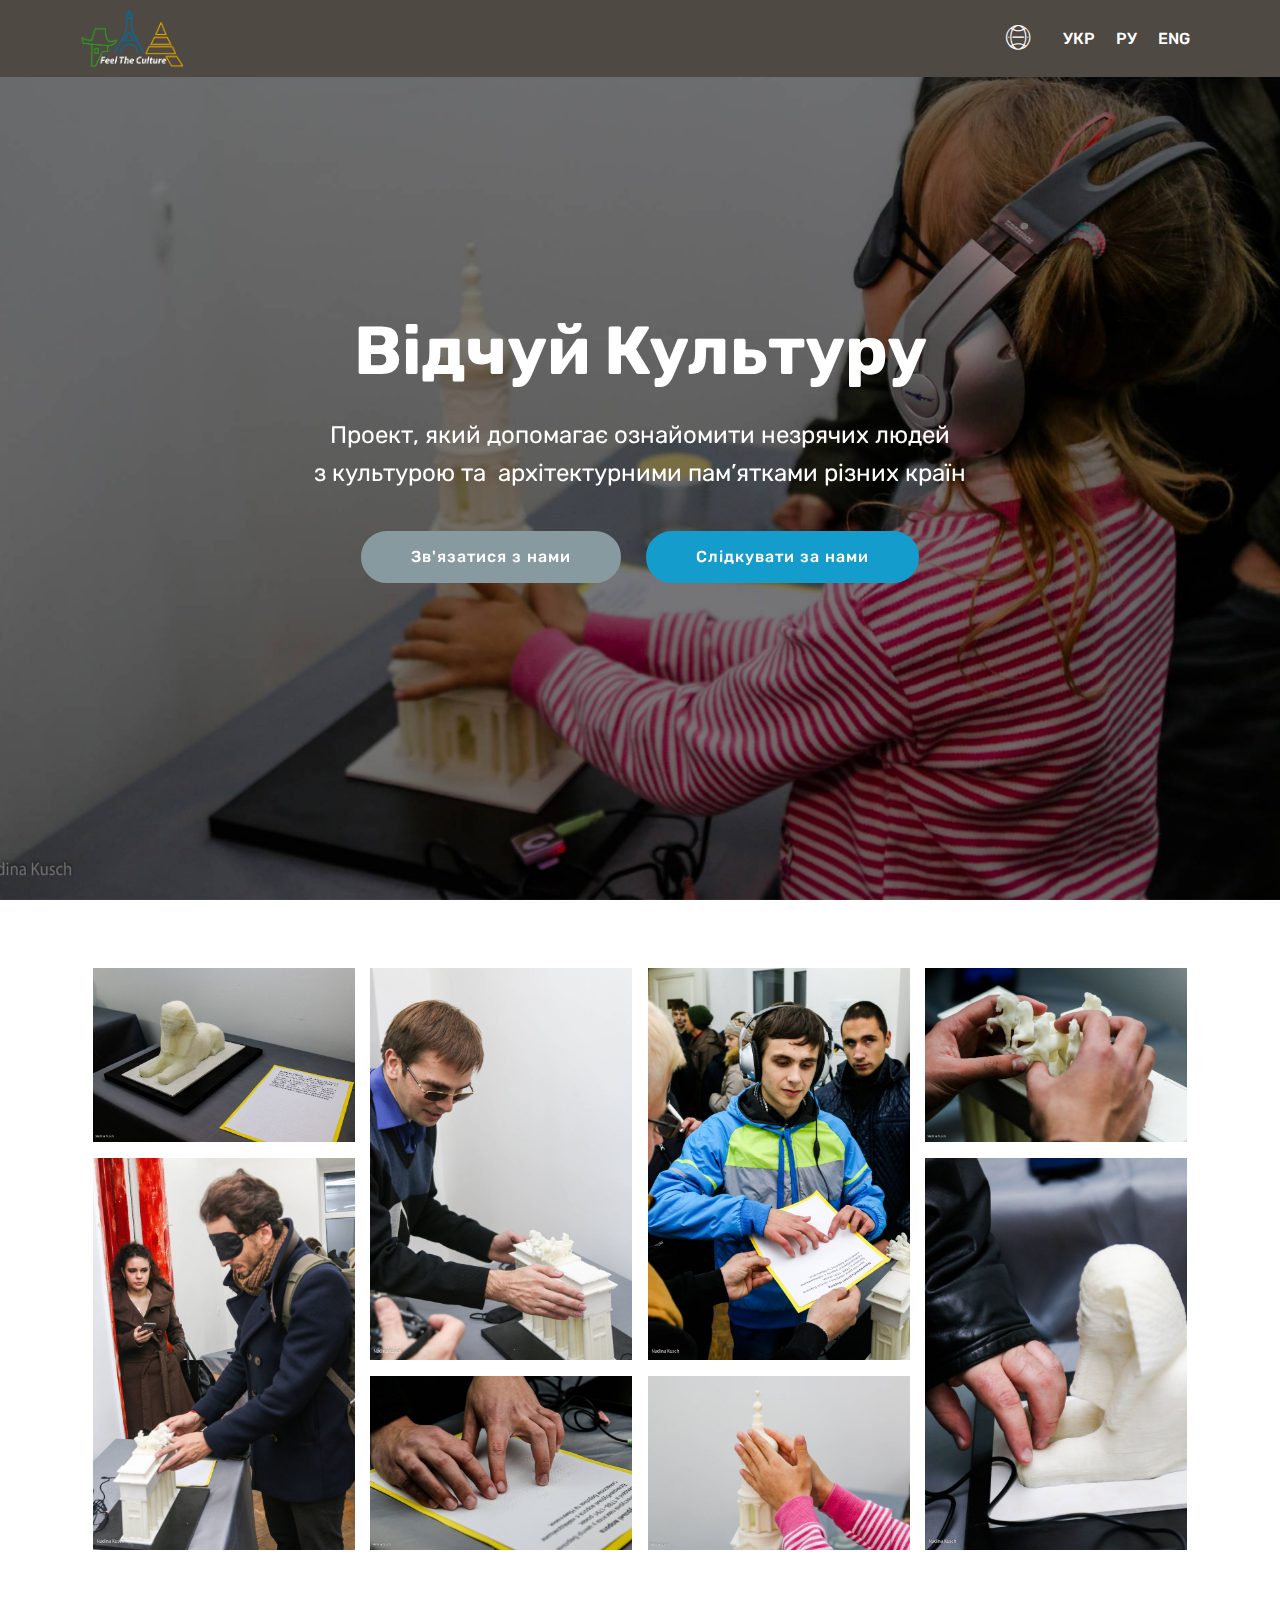
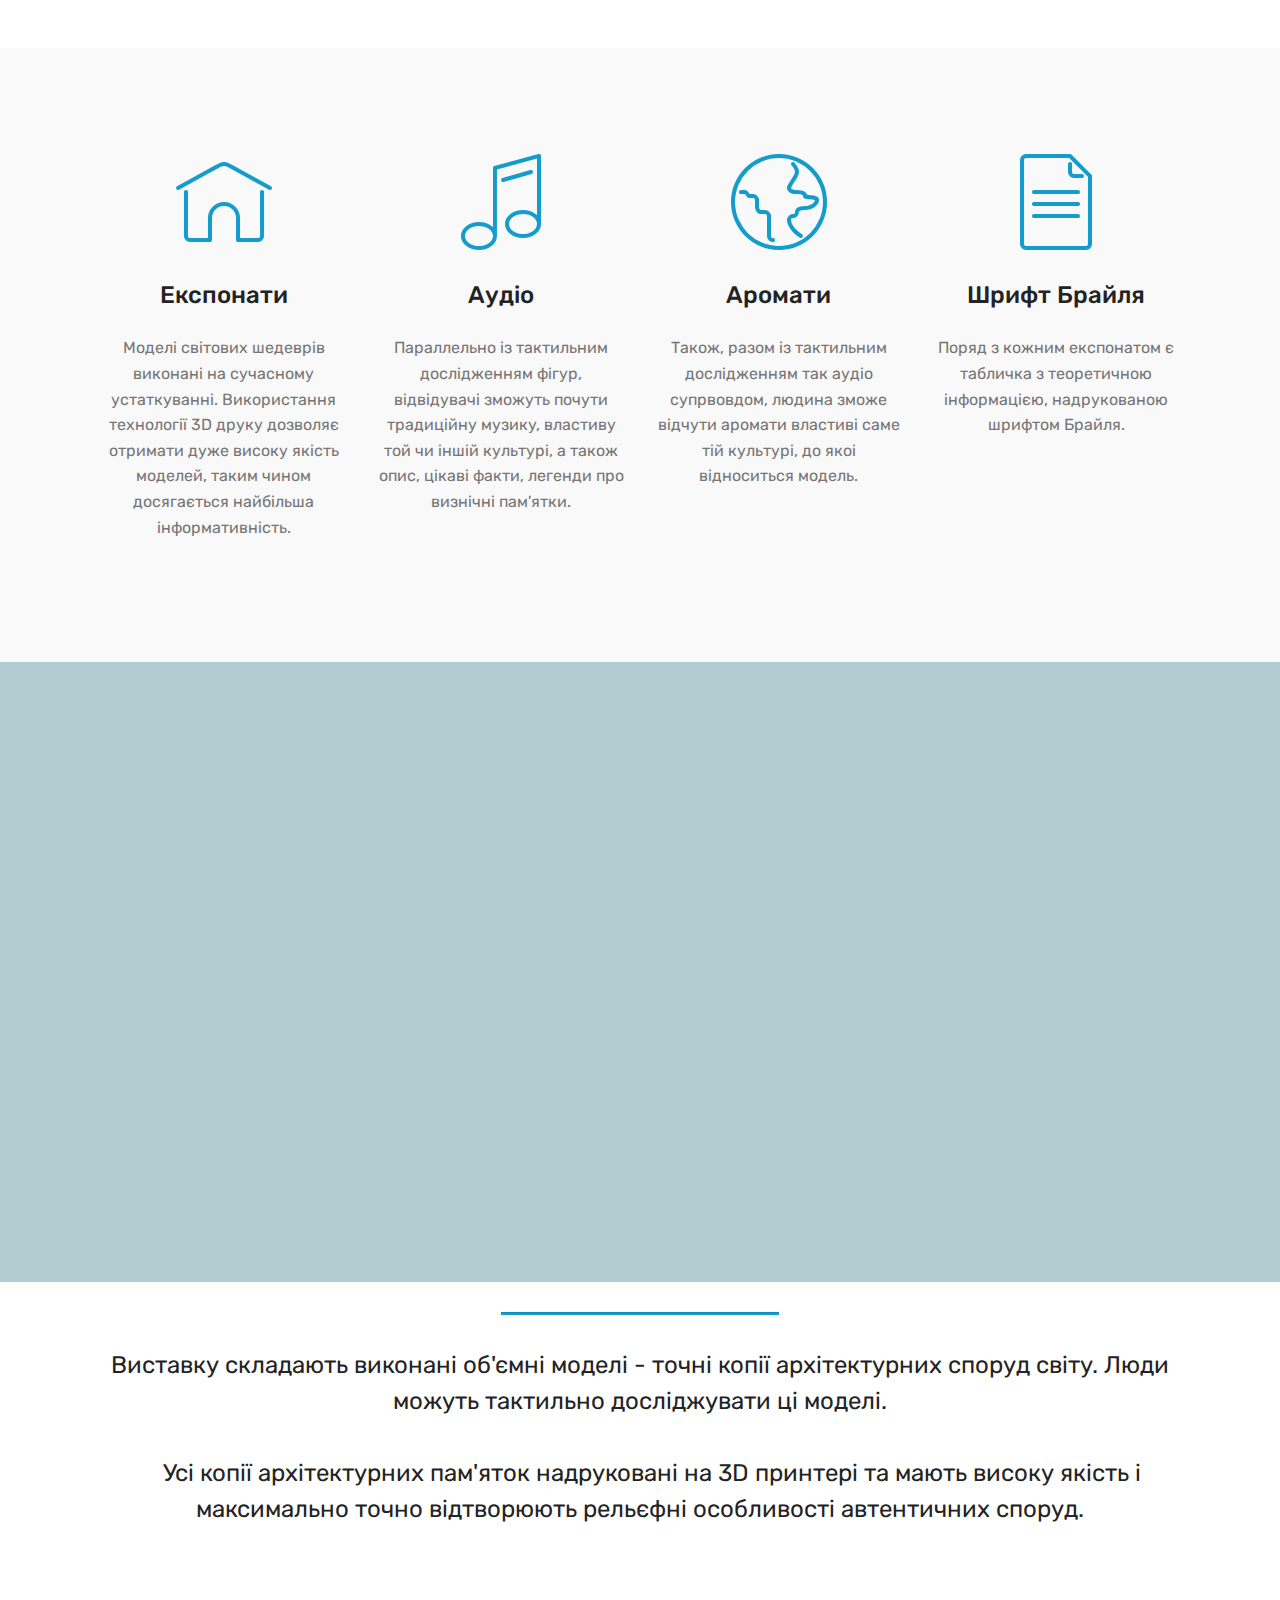
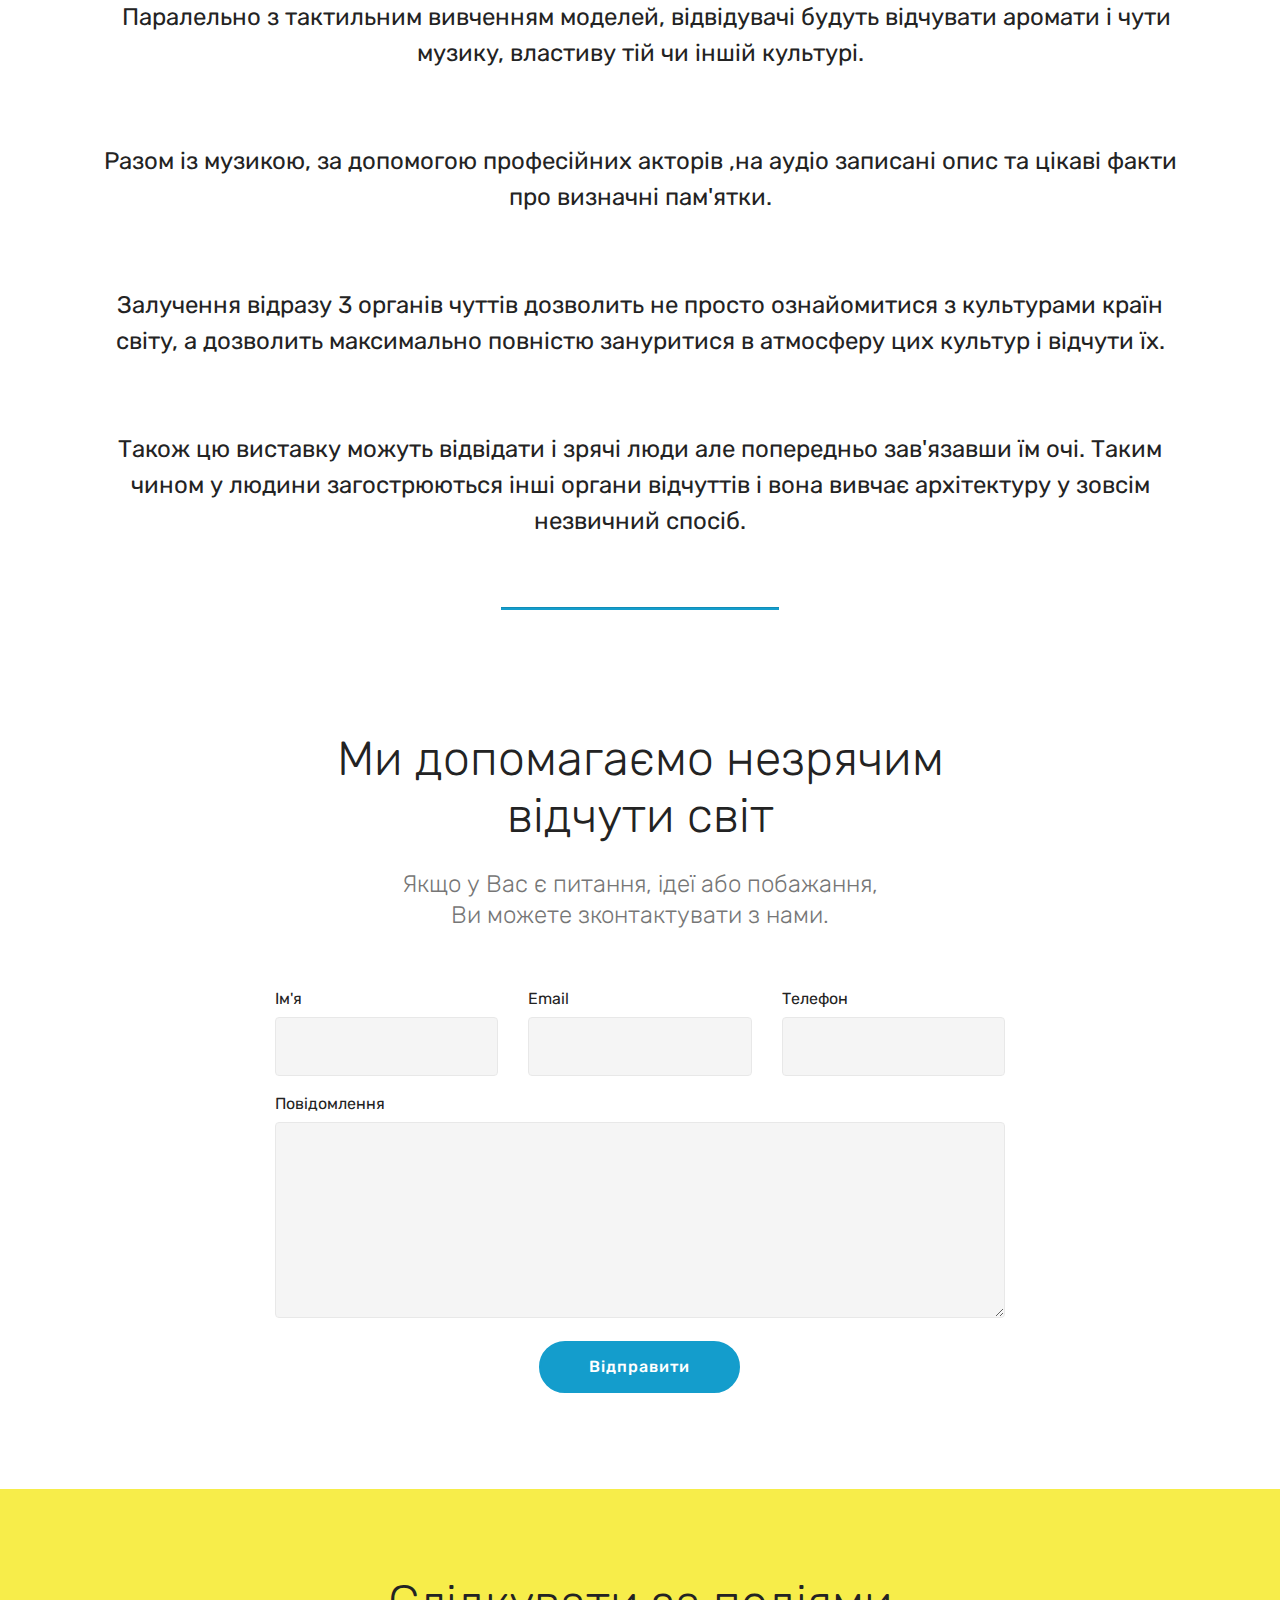
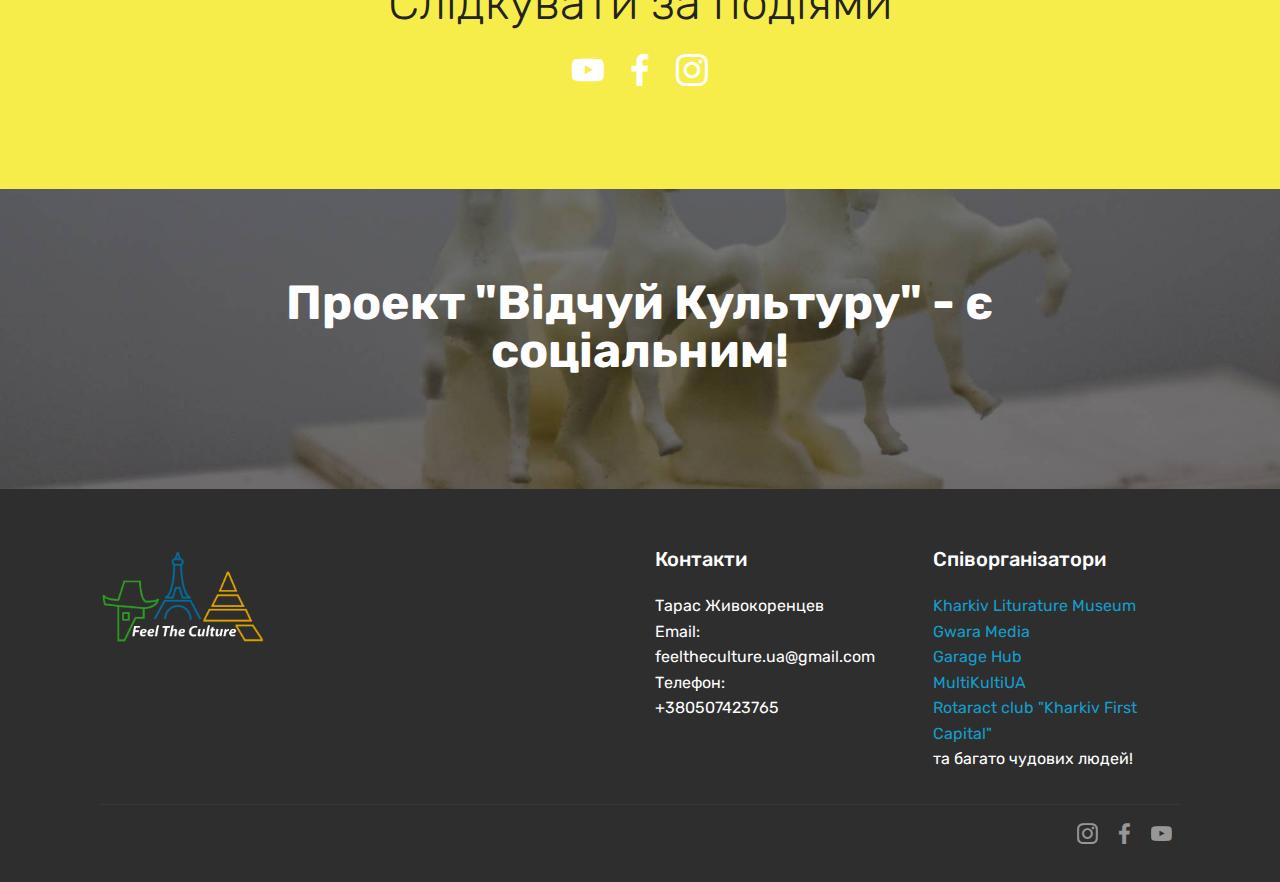
<file: index.html>
<!DOCTYPE html>
<html>
<head>
  <!-- Site made with Mobirise Website Builder v4.4.0, https://mobirise.com -->
  <meta charset="UTF-8">
  <meta http-equiv="X-UA-Compatible" content="IE=edge">
  <meta name="generator" content="Mobirise v4.4.0, mobirise.com">
  <meta name="viewport" content="width=device-width, initial-scale=1">
  <link rel="shortcut icon" href="assets/images/logo-1867x1082.png" type="image/x-icon">
  <meta name="description" content="">
  <title>Відчуй Культуру</title>
  <link rel="stylesheet" href="assets/web/assets/mobirise-icons/mobirise-icons.css">
  <link rel="stylesheet" href="assets/tether/tether.min.css">
  <link rel="stylesheet" href="assets/bootstrap/css/bootstrap.min.css">
  <link rel="stylesheet" href="assets/bootstrap/css/bootstrap-grid.min.css">
  <link rel="stylesheet" href="assets/bootstrap/css/bootstrap-reboot.min.css">
  <link rel="stylesheet" href="assets/socicon/css/styles.css">
  <link rel="stylesheet" href="assets/dropdown/css/style.css">
  <link rel="stylesheet" href="assets/theme/css/style.css">
  <link rel="stylesheet" href="assets/mobirise-gallery/style.css">
  <link rel="stylesheet" href="assets/mobirise/css/mbr-additional.css" type="text/css">
  
  
  
</head>
<body>
<section class="menu cid-qzJHlDyQnR" once="menu" id="menu1-p" data-rv-view="234">

    

    <nav class="navbar navbar-expand beta-menu navbar-dropdown align-items-center navbar-toggleable-sm">
        <button class="navbar-toggler navbar-toggler-right" type="button" data-toggle="collapse" data-target="#navbarSupportedContent" aria-controls="navbarSupportedContent" aria-expanded="false" aria-label="Toggle navigation">
            <div class="hamburger">
                <span></span>
                <span></span>
                <span></span>
                <span></span>
            </div>
        </button>
        <div class="menu-logo">
            <div class="navbar-brand">
                <span class="navbar-logo">
                    <a href="https://mobirise.com">
                         <img src="assets/images/logo-1867x1082.png" alt="Mobirise" title="" media-simple="true" style="height: 3.8rem;">
                    </a>
                </span>
                <span class="navbar-caption-wrap"><a class="navbar-caption text-white display-4" href="https://mobirise.com"></a></span>
            </div>
        </div>
        <div class="collapse navbar-collapse" id="navbarSupportedContent">
            <ul class="navbar-nav nav-dropdown nav-right" data-app-modern-menu="true"><li class="nav-item"><a class="nav-link link text-white display-4" href="https://mobirise.com"></a></li><li class="nav-item"><a class="nav-link link text-white display-4" href="https://mobirise.com"><span class="mbri-globe-2 mbr-iconfont mbr-iconfont-btn"></span></a></li><li class="nav-item"><a class="nav-link link text-white display-4" href="index.html">УКР</a></li><li class="nav-item"><a class="nav-link link text-white display-4" href="page1.html">РУ</a></li>
                <li class="nav-item">
                    <a class="nav-link link text-white display-4" href="page2.html">ENG</a>
                </li></ul>
            
        </div>
    </nav>
</section>

<section class="engine"><a href="https://mobirise.co/d">free web software</a></section><section class="cid-qzCC0cXMvp mbr-fullscreen mbr-parallax-background" id="header2-3" data-rv-view="177">

    

    

    <div class="container align-center">
        <div class="row justify-content-md-center">
            <div class="mbr-white col-md-10">
                <h1 class="mbr-section-title mbr-bold pb-3 mbr-fonts-style display-1">Відчуй Культуру</h1>
                
                <p class="mbr-text pb-3 mbr-fonts-style display-5">Проект, який допомагає ознайомити незрячих людей <br>з культурою та &nbsp;архітектурними пам’ятками різних країн</p>
                <div class="mbr-section-btn"><a class="btn btn-md btn-warning display-4" href="index.html#form1-c">Зв'язатися з нами</a>
                    <a class="btn btn-md btn-primary display-4" href="index.html#social-buttons2-b">Слідкувати за нами</a></div>
            </div>
        </div>
    </div>
    
</section>

<section class="mbr-gallery mbr-slider-carousel cid-qzCJA2dPcf" id="gallery1-l" data-rv-view="180">

    

    <div class="container">
        <div><!-- Filter --><!-- Gallery --><div class="mbr-gallery-row"><div class="mbr-gallery-layout-default"><div><div><div class="mbr-gallery-item mbr-gallery-item--p1" data-video-url="false" data-tags="Animated"><div href="#lb-gallery1-l" data-slide-to="0" data-toggle="modal"><img src="assets/images/img-860-2000x1333-800x533.jpg" alt=""><span class="icon-focus"></span></div></div><div class="mbr-gallery-item mbr-gallery-item--p1" data-video-url="false" data-tags="Animated"><div href="#lb-gallery1-l" data-slide-to="1" data-toggle="modal"><img src="assets/images/img-1016-2000x3000-800x1200.jpg" alt=""><span class="icon-focus"></span></div></div><div class="mbr-gallery-item mbr-gallery-item--p1" data-video-url="false" data-tags="Animated"><div href="#lb-gallery1-l" data-slide-to="2" data-toggle="modal"><img src="assets/images/img-953-2000x3000-800x1200.jpg" alt=""><span class="icon-focus"></span></div></div><div class="mbr-gallery-item mbr-gallery-item--p1" data-video-url="false" data-tags="Animated"><div href="#lb-gallery1-l" data-slide-to="3" data-toggle="modal"><img src="assets/images/img-961-2000x1333-800x533.jpg" alt=""><span class="icon-focus"></span></div></div><div class="mbr-gallery-item mbr-gallery-item--p1" data-video-url="false" data-tags="Animated"><div href="#lb-gallery1-l" data-slide-to="4" data-toggle="modal"><img src="assets/images/img-1010-2000x3000-800x1200.jpg" alt=""><span class="icon-focus"></span></div></div><div class="mbr-gallery-item mbr-gallery-item--p1" data-video-url="false" data-tags="Animated"><div href="#lb-gallery1-l" data-slide-to="5" data-toggle="modal"><img src="assets/images/img-919-2000x3000-800x1200.jpg" alt=""><span class="icon-focus"></span></div></div><div class="mbr-gallery-item mbr-gallery-item--p1" data-video-url="false" data-tags="Animated"><div href="#lb-gallery1-l" data-slide-to="6" data-toggle="modal"><img src="assets/images/img-958-2000x1333-800x533.jpg" alt=""><span class="icon-focus"></span></div></div><div class="mbr-gallery-item mbr-gallery-item--p1" data-video-url="false" data-tags="Animated"><div href="#lb-gallery1-l" data-slide-to="7" data-toggle="modal"><img src="assets/images/img-948-2000x1333-800x533.jpg" alt=""><span class="icon-focus"></span></div></div></div></div><div class="clearfix"></div></div></div><!-- Lightbox --><div data-app-prevent-settings="" class="mbr-slider modal fade carousel slide" tabindex="-1" data-keyboard="true" data-interval="false" id="lb-gallery1-l"><div class="modal-dialog"><div class="modal-content"><div class="modal-body"><div class="carousel-inner"><div class="carousel-item"><img src="assets/images/img-860-2000x1333.jpg" alt=""></div><div class="carousel-item"><img src="assets/images/img-1016-2000x3000.jpg" alt=""></div><div class="carousel-item"><img src="assets/images/img-953-2000x3000.jpg" alt=""></div><div class="carousel-item"><img src="assets/images/img-961-2000x1333.jpg" alt=""></div><div class="carousel-item"><img src="assets/images/img-1010-2000x3000.jpg" alt=""></div><div class="carousel-item"><img src="assets/images/img-919-2000x3000.jpg" alt=""></div><div class="carousel-item"><img src="assets/images/img-958-2000x1333.jpg" alt=""></div><div class="carousel-item active"><img src="assets/images/img-948-2000x1333.jpg" alt=""></div></div><a class="carousel-control carousel-control-prev" role="button" data-slide="prev" href="#lb-gallery1-l"><span class="mbri-left mbr-iconfont" aria-hidden="true"></span><span class="sr-only">Previous</span></a><a class="carousel-control carousel-control-next" role="button" data-slide="next" href="#lb-gallery1-l"><span class="mbri-right mbr-iconfont" aria-hidden="true"></span><span class="sr-only">Next</span></a><a class="close" href="#" role="button" data-dismiss="modal"><span class="sr-only">Close</span></a></div></div></div></div></div>
    </div>

</section>

<section class="features1 cid-qzCCGQWvOH" id="features1-8" data-rv-view="215">
    
    

    
    <div class="container">
        <div class="media-container-row">

            <div class="card p-3 col-12 col-md-6 col-lg-3">
                <div class="card-img pb-3">
                    <span class="mbr-iconfont mbri-home" media-simple="true"></span>
                </div>
                <div class="card-box">
                    <h4 class="card-title py-3 mbr-fonts-style display-5">
                        Експонати</h4>
                    <p class="mbr-text mbr-fonts-style display-7">
                        Моделі світових шедеврів виконані на сучасному устаткуванні. Використання технології 3D друку дозволяє отримати дуже високу якість моделей, таким чином досягається найбільша інформативність.
                    </p>
                </div>
            </div>

            <div class="card p-3 col-12 col-md-6 col-lg-3">
                <div class="card-img pb-3">
                    <span class="mbr-iconfont mbri-music" media-simple="true"></span>
                </div>
                <div class="card-box">
                    <h4 class="card-title py-3 mbr-fonts-style display-5">Аудіо</h4>
                    <p class="mbr-text mbr-fonts-style display-7">
                        Параллельно із тактильним дослідженням фігур, відвідувачі зможуть почути традиційну музику, властиву той чи іншій культурі, а також опис, цікаві факти, легенди про визнічні пам'ятки.
                    </p>
                </div>
            </div>

            <div class="card p-3 col-12 col-md-6 col-lg-3">
                <div class="card-img pb-3">
                    <span class="mbr-iconfont mbri-globe" media-simple="true"></span>
                </div>
                <div class="card-box">
                    <h4 class="card-title py-3 mbr-fonts-style display-5">Аромати</h4>
                    <p class="mbr-text mbr-fonts-style display-7">
                        Також, разом із тактильним дослідженням так аудіо супрвовдом, людина зможе відчути аромати властиві саме тій культурі, до якоі відноситься модель.
                    </p>
                </div>
            </div>

            <div class="card p-3 col-12 col-md-6 col-lg-3">
                <div class="card-img pb-3">
                    <span class="mbr-iconfont mbri-file" media-simple="true"></span>
                </div>
                <div class="card-box">
                    <h4 class="card-title py-3 mbr-fonts-style display-5">Шрифт Брайля</h4>
                    <p class="mbr-text mbr-fonts-style display-7">
                       Поряд з кожним експонатом є табличка з теоретичною інформацією, надрукованою шрифтом Брайля.
                    </p>
                </div>
            </div>

        </div>

    </div>

</section>

<section class="cid-qzCMVEqzx2" id="video3-o" data-rv-view="218">

    
    
    <figure class="mbr-figure align-center container">
        <div class="video-block" style="width: 80%;">
            <div><iframe class="mbr-embedded-video" src="https://www.youtube.com/embed/Cu1EckkQpO0?rel=0&amp;amp;showinfo=0&amp;autoplay=0&amp;loop=0" width="1280" height="720" frameborder="0" allowfullscreen></iframe></div>
        </div>
    </figure>
</section>

<section class="mbr-section article content9 cid-qzCCguUGps" id="content9-6" data-rv-view="220">
    
     

    <div class="container">
        <div class="inner-container" style="width: 100%;">
            <hr class="line" style="width: 25%;">
            <div class="section-text align-center mbr-fonts-style display-5">Виставку складають виконані об'ємні моделі - точні копії архітектурних споруд світу. Люди можуть тактильно досліджувати ці моделі.<br><br>
<div>&nbsp; &nbsp; Усі копії архітектурних пам'яток надруковані на 3D принтері та мають високу якість і максимально точно відтворюють рельєфні особливості автентичних споруд.
</div><div>
</div><div>&nbsp;</div><br><div> &nbsp; Паралельно з тактильним вивченням моделей, відвідувачі будуть відчувати аромати і чути музику, властиву тій чи іншій культурі.
</div><div>&nbsp; &nbsp; </div><br><div>Разом із музикою, за допомогою професійних акторів ,на аудіо записані опис та цікаві факти про визначні пам'ятки. 
</div><div>
</div><div>&nbsp; &nbsp; </div><br><div>Залучення відразу 3 органів чуттів дозволить не просто ознайомитися з культурами країн світу, а дозволить максимально повністю зануритися в атмосферу цих культур і відчути їх.
</div><div>
</div><div>&nbsp; &nbsp; </div><br><div>Також цю виставку можуть відвідати і зрячі люди але попередньо зав'язавши їм очі. Таким чином у людини загострюються інші органи відчуттів і вона вивчає архітектуру у зовсім незвичний спосіб. 
</div><div><br></div></div>
            <hr class="line" style="width: 25%;">
        </div>
        </div>
</section>

<section class="mbr-section form1 cid-qzCEzXkLi6" id="form1-c" data-rv-view="222">

    

    
    <div class="container">
        <div class="row justify-content-center">
            <div class="title col-12 col-lg-8">
                <h2 class="mbr-section-title align-center pb-3 mbr-fonts-style display-2">Ми допомагаємо незрячим відчути світ</h2>
                <h3 class="mbr-section-subtitle align-center mbr-light pb-3 mbr-fonts-style display-5">Якщо у Вас є питання, ідеї або побажання,
<div>Ви можете зконтактувати з нами.</div></h3>
            </div>
        </div>
    </div>
    <div class="container">
        <div class="row justify-content-center">
            <div class="media-container-column col-lg-8" data-form-type="formoid">
                    <div data-form-alert="" hidden="">Дякуємо!</div>
            
                    <form class="mbr-form" action="https://mobirise.com/" method="post" data-form-title="Mobirise Form"><input type="hidden" data-form-email="true" value="sGdWyVzCp9Iac+4jHsMbz01qM9VANXYxF7mVPO3vofxei+N5qgim8pI0j7Z+up/8yJYxaQN9Nko2WCOm/0LP/lqv3hBvK6Yy9VxApNq+ryg0tcSCRP3+0ObEFPtJwLlr">
                        <div class="row row-sm-offset">
                            <div class="col-md-4 multi-horizontal" data-for="name">
                                <div class="form-group">
                                    <label class="form-control-label mbr-fonts-style display-7" for="name-form1-c">Ім'я</label>
                                    <input type="text" class="form-control" name="name" data-form-field="Name" required="" id="name-form1-c">
                                </div>
                            </div>
                            <div class="col-md-4 multi-horizontal" data-for="email">
                                <div class="form-group">
                                    <label class="form-control-label mbr-fonts-style display-7" for="email-form1-c">Email</label>
                                    <input type="email" class="form-control" name="email" data-form-field="Email" required="" id="email-form1-c">
                                </div>
                            </div>
                            <div class="col-md-4 multi-horizontal" data-for="phone">
                                <div class="form-group">
                                    <label class="form-control-label mbr-fonts-style display-7" for="phone-form1-c">Телефон</label>
                                    <input type="tel" class="form-control" name="phone" data-form-field="Phone" id="phone-form1-c">
                                </div>
                            </div>
                        </div>
                        <div class="form-group" data-for="message">
                            <label class="form-control-label mbr-fonts-style display-7" for="message-form1-c">Повідомлення</label>
                            <textarea type="text" class="form-control" name="message" rows="7" data-form-field="Message" id="message-form1-c"></textarea>
                        </div>
            
                        <span class="input-group-btn"><button href="" type="submit" class="btn btn-primary btn-form display-4">Відправити</button></span>
                    </form>
            </div>
        </div>
    </div>
</section>

<section class="cid-qzCEx5ttws" id="social-buttons2-b" data-rv-view="225">

    

    

    <div class="container">
        <div class="media-container-row">
            <div class="col-md-8 align-center">
                <h2 class="pb-3 mbr-fonts-style display-2">Слідкувати за подіями</h2>
                <div class="social-list pl-0 mb-0">
                    <a href="https://www.youtube.com/channel/UCWaNE3uQ1NNji4mCQPT6OTg" target="_blank">
                        <span class="px-2 mbr-iconfont mbr-iconfont-social socicon-youtube socicon" style="" media-simple="true"></span>
                    </a>
                    <a href="https://www.facebook.com/feeltheculture.ua/" target="_blank">
                        <span class="px-2 mbr-iconfont mbr-iconfont-social socicon-facebook socicon" media-simple="true"></span>
                    </a>
                    <a href="https://www.instagram.com/feeltheculture_/?hl=en" target="_blank">
                        <span class="px-2 mbr-iconfont mbr-iconfont-social socicon-instagram socicon" media-simple="true"></span>
                    </a>
                    <a href="https://www.youtube.com/channel/UCWaNE3uQ1NNji4mCQPT6OTg" target="_blank">
                        
                    </a>
                    <a href="https://plus.google.com/u/0/+Mobirise" target="_blank">
                        
                    </a>
                    <a href="https://www.behance.net/Mobirise" target="_blank">
                        
                    </a>
                </div>
            </div>
        </div>
    </div>
</section>

<section class="mbr-section info3 cid-qzCFwlhgUR" id="info3-i" data-rv-view="228">

    

    

    <div class="container">
        <div class="row justify-content-center">
            <div class="media-container-column title col-12 col-md-10">
                <h2 class="align-left mbr-bold mbr-white pb-3 mbr-fonts-style display-2">Проект "Відчуй Культуру" - є  соціальним!</h2>
                
                
                
            </div>
        </div>
    </div>
</section>

<section class="cid-qzCFlq4pyI" id="footer1-g" data-rv-view="231">

    

    

    <div class="container">
        <div class="media-container-row content text-white">
            <div class="col-12 col-md-3">
                <div class="media-wrap">
                    <a href="https://mobirise.com/">
                        <img src="assets/images/logo-1867x1082.png" alt="Mobirise" title="" media-simple="true">
                    </a>
                </div>
            </div>
            <div class="col-12 col-md-3 mbr-fonts-style display-7">
                <h5 class="pb-3"></h5>
                <p class="mbr-text"></p>
            </div>
            <div class="col-12 col-md-3 mbr-fonts-style display-7">
                <h5 class="pb-3">
                    Контакти
                </h5>
                <p class="mbr-text">Тарас Живокоренцев 
<br>Email: feeltheculture.ua@gmail.com 
<br>Телефон:
<br>+380507423765&nbsp;</p>
            </div>
            <div class="col-12 col-md-3 mbr-fonts-style display-7">
                <h5 class="pb-3">Співорганізатори</h5>
                <p class="mbr-text"><a href="https://www.facebook.com/litme.ua/">Kharkiv Liturature Museum
</a><br><a href="https://www.facebook.com/gwaramedia/">Gwara Media</a>
<br><a href="https://www.facebook.com/garage.hub.kharkiv/?hc_ref=ARThlx8HmTrCfLhJIIq7QPoYUj9m2IhoSCmTdGjMxlW8hfl-ylAvFSvJ2t6IsEDpVSo">Garage Hub</a>
<br><a href="https://www.facebook.com/NGO-%D0%9Cultikultiua-259853074158838/">MultiKultiUA</a>
<br><a href="https://www.facebook.com/rotaractkharkivfirstcapital/">Rotaract club "Kharkiv First Capital"
</a><br>та багато чудових людей!</p>
            </div>
        </div>
        <div class="footer-lower">
            <div class="media-container-row">
                <div class="col-sm-12">
                    <hr>
                </div>
            </div>
            <div class="media-container-row mbr-white">
                <div class="col-sm-6 copyright">
                    <p class="mbr-text mbr-fonts-style display-7"></p>
                </div>
                <div class="col-md-6">
                    <div class="social-list align-right">
                        <div class="soc-item">
                            <a href="https://www.instagram.com/feeltheculture_/?hl=en" target="_blank">
                                <span class="mbr-iconfont mbr-iconfont-social socicon-instagram socicon" media-simple="true"></span>
                            </a>
                        </div>
                        <div class="soc-item">
                            <a href="https://www.facebook.com/feeltheculture.ua/" target="_blank">
                                <span class="mbr-iconfont mbr-iconfont-social socicon-facebook socicon" media-simple="true"></span>
                            </a>
                        </div>
                        <div class="soc-item">
                            <a href="https://www.youtube.com/channel/UCWaNE3uQ1NNji4mCQPT6OTg" target="_blank">
                                <span class="mbr-iconfont mbr-iconfont-social socicon-youtube socicon" media-simple="true"></span>
                            </a>
                        </div>
                        
                        
                        
                    </div>
                </div>
            </div>
        </div>
    </div>
</section>


  <script src="assets/web/assets/jquery/jquery.min.js"></script>
  <script src="assets/popper/popper.min.js"></script>
  <script src="assets/tether/tether.min.js"></script>
  <script src="assets/bootstrap/js/bootstrap.min.js"></script>
  <script src="assets/smooth-scroll/smooth-scroll.js"></script>
  <script src="assets/jarallax/jarallax.min.js"></script>
  <script src="assets/masonry/masonry.pkgd.min.js"></script>
  <script src="assets/imagesloaded/imagesloaded.pkgd.min.js"></script>
  <script src="assets/bootstrap-carousel-swipe/bootstrap-carousel-swipe.js"></script>
  <script src="assets/jquery-mb-vimeo_player/jquery.mb.vimeo_player.js"></script>
  <script src="assets/touch-swipe/jquery.touch-swipe.min.js"></script>
  <script src="assets/social-likes/social-likes.js"></script>
  <script src="assets/dropdown/js/script.min.js"></script>
  <script src="assets/theme/js/script.js"></script>
  <script src="assets/mobirise-slider-video/script.js"></script>
  <script src="assets/formoid/formoid.min.js"></script>
  <script src="assets/mobirise-gallery/player.min.js"></script>
  <script src="assets/mobirise-gallery/script.js"></script>
  
  
</body>
</html>
</file>
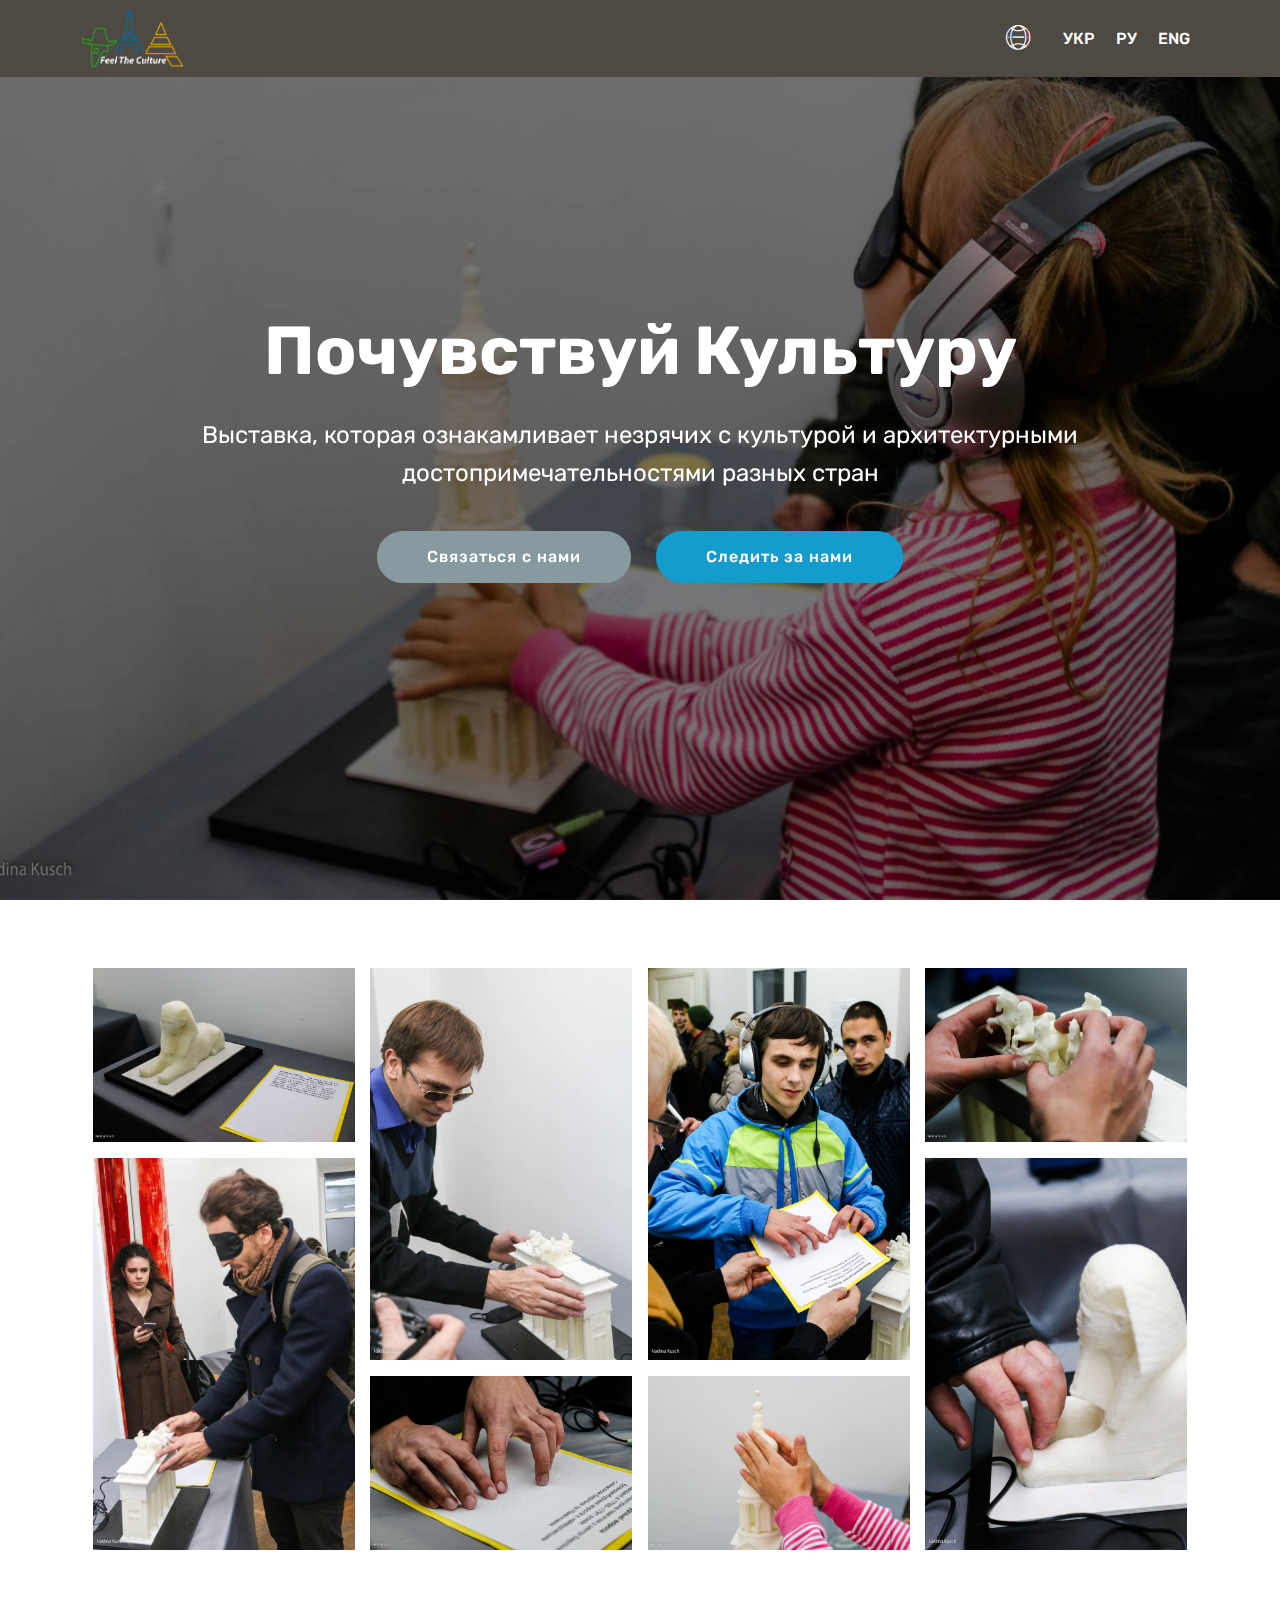
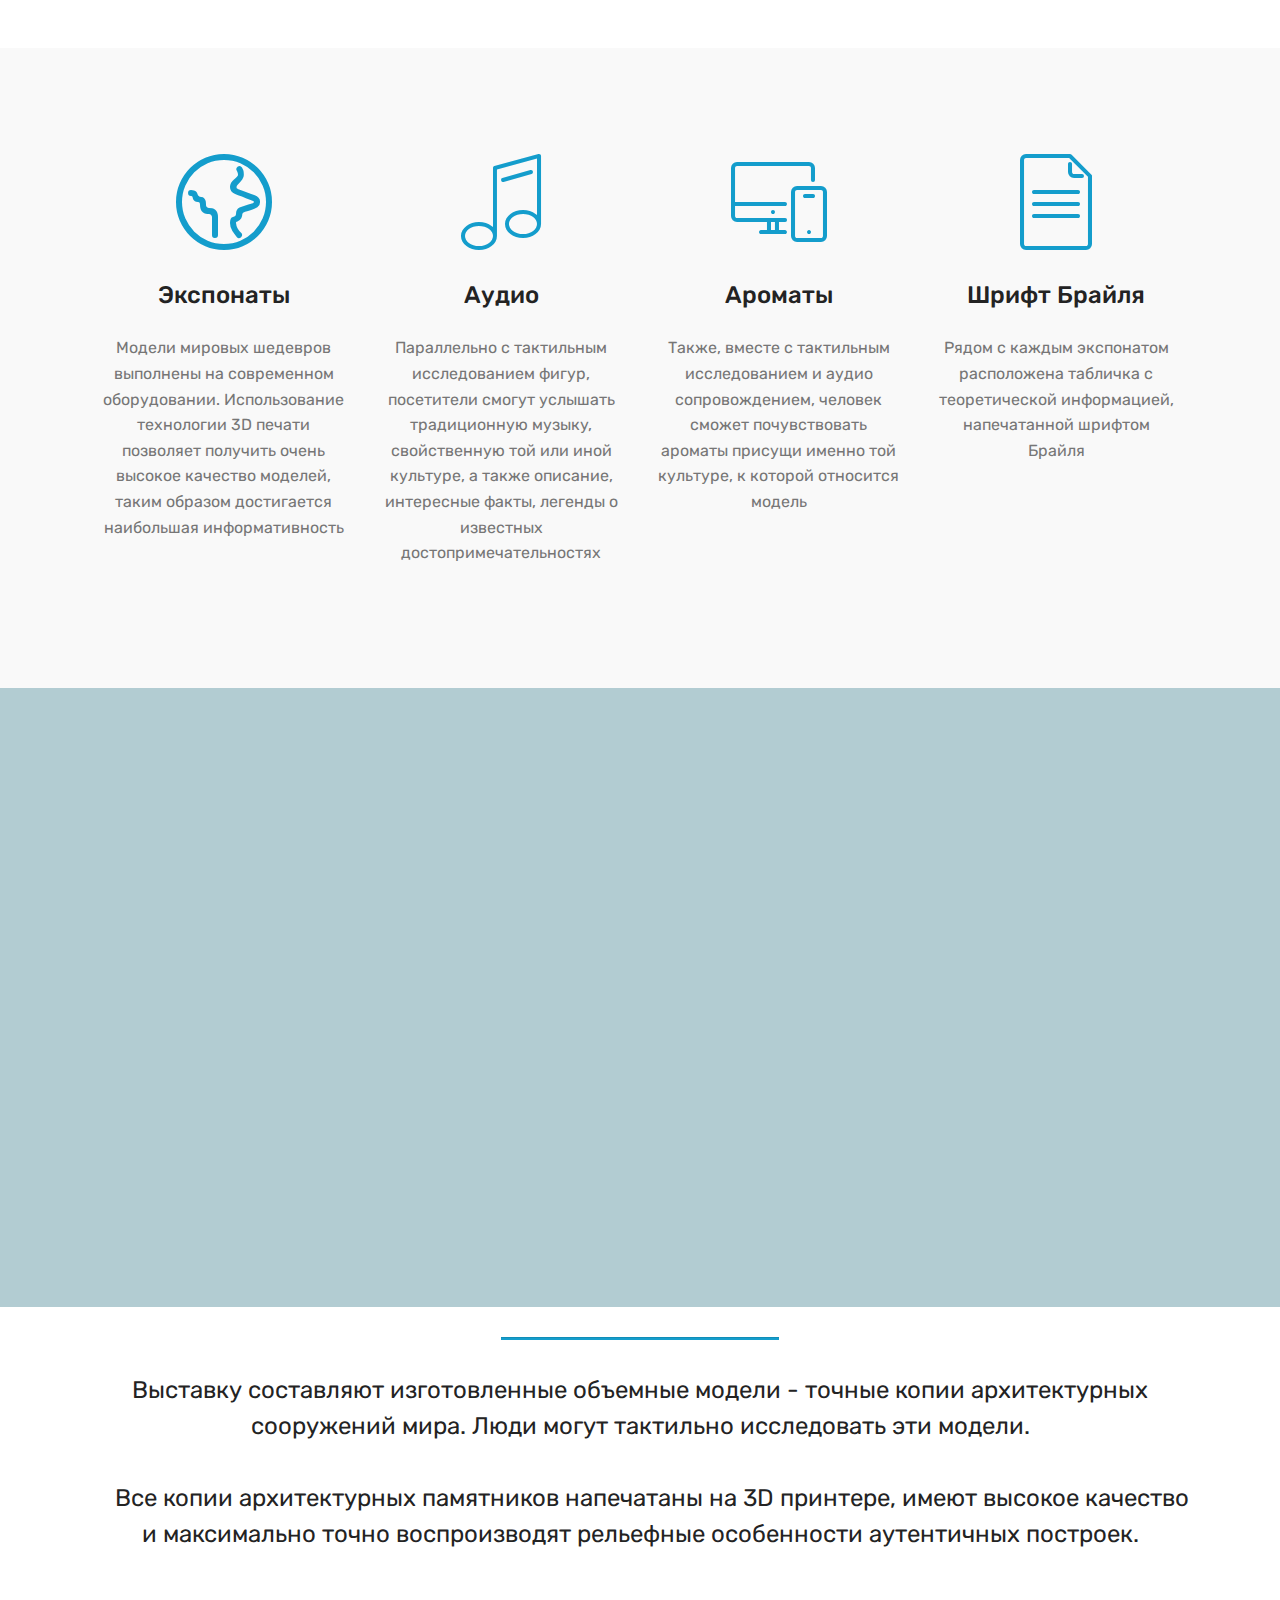
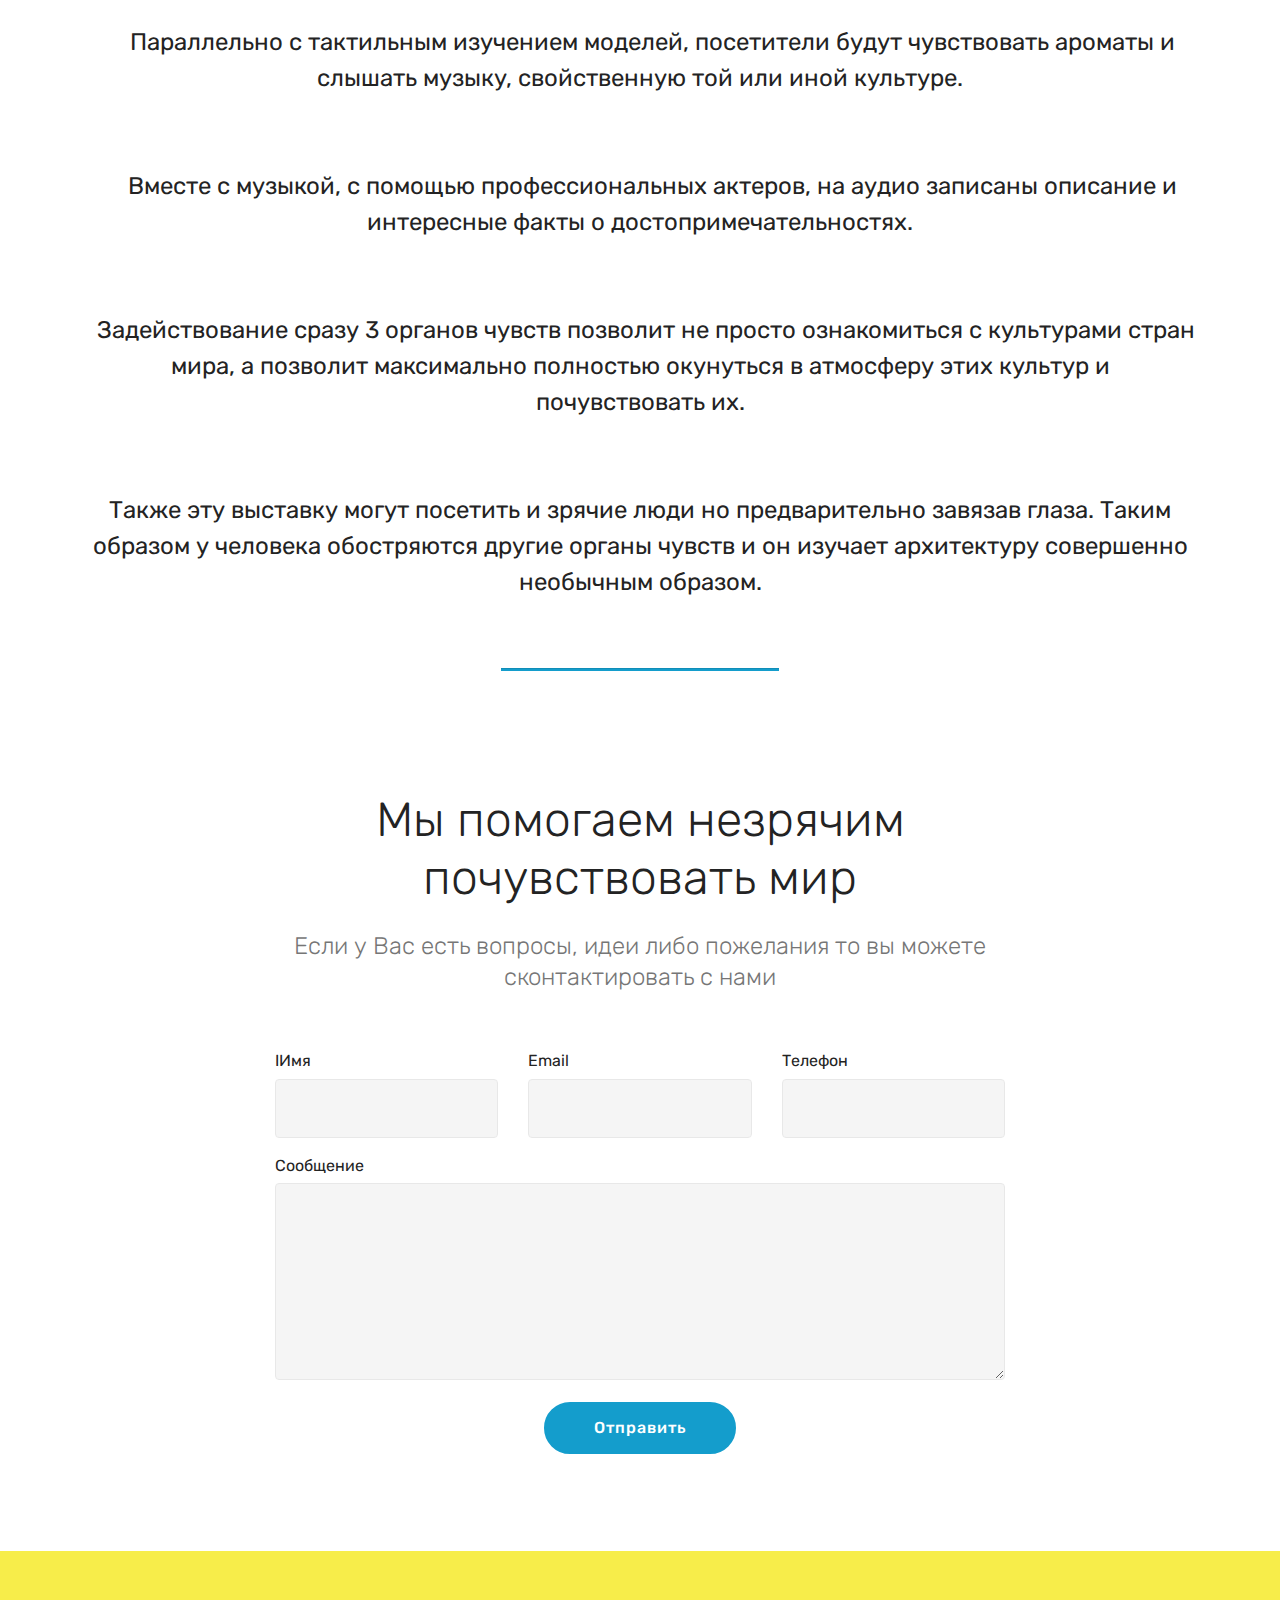
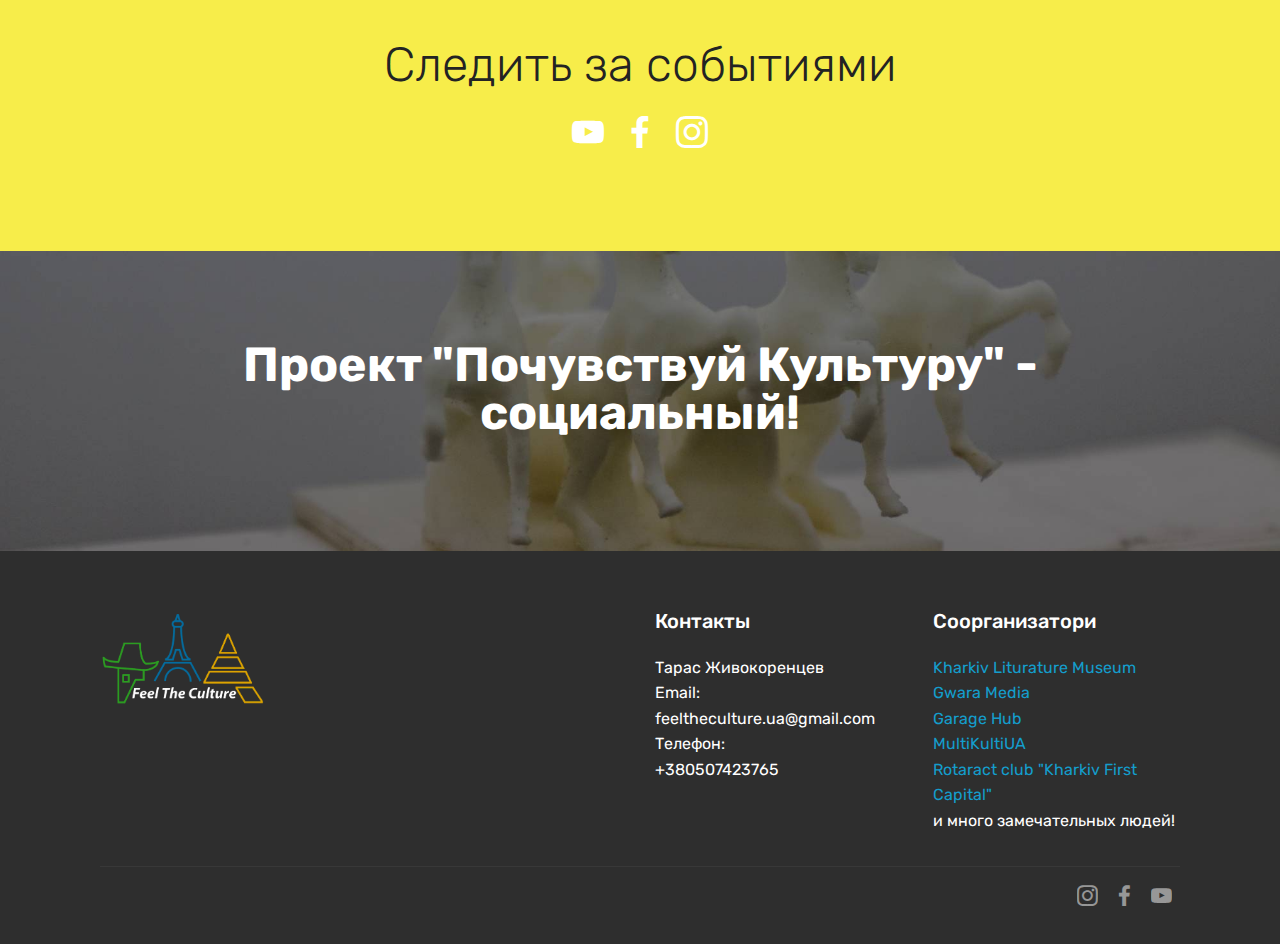
<file: page1.html>
<!DOCTYPE html>
<html>
<head>
  <!-- Site made with Mobirise Website Builder v4.4.0, https://mobirise.com -->
  <meta charset="UTF-8">
  <meta http-equiv="X-UA-Compatible" content="IE=edge">
  <meta name="generator" content="Mobirise v4.4.0, mobirise.com">
  <meta name="viewport" content="width=device-width, initial-scale=1">
  <link rel="shortcut icon" href="assets/images/logo-1867x1082.png" type="image/x-icon">
  <meta name="description" content="">
  <title>Почувствуй Культуру</title>
  <link rel="stylesheet" href="assets/web/assets/mobirise-icons-bold/mobirise-icons-bold.css">
  <link rel="stylesheet" href="assets/web/assets/mobirise-icons/mobirise-icons.css">
  <link rel="stylesheet" href="assets/tether/tether.min.css">
  <link rel="stylesheet" href="assets/bootstrap/css/bootstrap.min.css">
  <link rel="stylesheet" href="assets/bootstrap/css/bootstrap-grid.min.css">
  <link rel="stylesheet" href="assets/bootstrap/css/bootstrap-reboot.min.css">
  <link rel="stylesheet" href="assets/socicon/css/styles.css">
  <link rel="stylesheet" href="assets/dropdown/css/style.css">
  <link rel="stylesheet" href="assets/theme/css/style.css">
  <link rel="stylesheet" href="assets/mobirise-gallery/style.css">
  <link rel="stylesheet" href="assets/mobirise/css/mbr-additional.css" type="text/css">
  
  
  
</head>
<body>
<section class="menu cid-qzJHlDyQnR" once="menu" id="menu1-1e" data-rv-view="293">

    

    <nav class="navbar navbar-expand beta-menu navbar-dropdown align-items-center navbar-toggleable-sm">
        <button class="navbar-toggler navbar-toggler-right" type="button" data-toggle="collapse" data-target="#navbarSupportedContent" aria-controls="navbarSupportedContent" aria-expanded="false" aria-label="Toggle navigation">
            <div class="hamburger">
                <span></span>
                <span></span>
                <span></span>
                <span></span>
            </div>
        </button>
        <div class="menu-logo">
            <div class="navbar-brand">
                <span class="navbar-logo">
                    <a href="https://mobirise.com">
                         <img src="assets/images/logo-1867x1082.png" alt="Mobirise" title="" media-simple="true" style="height: 3.8rem;">
                    </a>
                </span>
                <span class="navbar-caption-wrap"><a class="navbar-caption text-white display-4" href="https://mobirise.com"></a></span>
            </div>
        </div>
        <div class="collapse navbar-collapse" id="navbarSupportedContent">
            <ul class="navbar-nav nav-dropdown nav-right" data-app-modern-menu="true"><li class="nav-item"><a class="nav-link link text-white display-4" href="https://mobirise.com"></a></li><li class="nav-item"><a class="nav-link link text-white display-4" href="https://mobirise.com"><span class="mbri-globe-2 mbr-iconfont mbr-iconfont-btn"></span></a></li><li class="nav-item"><a class="nav-link link text-white display-4" href="index.html">УКР</a></li><li class="nav-item"><a class="nav-link link text-white display-4" href="page1.html">РУ</a></li>
                <li class="nav-item">
                    <a class="nav-link link text-white display-4" href="page2.html">ENG</a>
                </li></ul>
            
        </div>
    </nav>
</section>

<section class="engine"><a href="https://mobirise.co/f">free bootstrap builder</a></section><section class="cid-qzCC0cXMvp mbr-fullscreen mbr-parallax-background" id="header2-13" data-rv-view="236">

    

    

    <div class="container align-center">
        <div class="row justify-content-md-center">
            <div class="mbr-white col-md-10">
                <h1 class="mbr-section-title mbr-bold pb-3 mbr-fonts-style display-1">Почувствуй Культуру</h1>
                
                <p class="mbr-text pb-3 mbr-fonts-style display-5">Выставка, которая ознакамливает незрячих с культурой и архитектурными достопримечательностями разных стран</p>
                <div class="mbr-section-btn"><a class="btn btn-md btn-warning display-4" href="index.html#form1-c">Связаться с нами</a>
                    <a class="btn btn-md btn-primary display-4" href="index.html#social-buttons2-b">Следить за нами</a></div>
            </div>
        </div>
    </div>
    
</section>

<section class="mbr-gallery mbr-slider-carousel cid-qzCJA2dPcf" id="gallery1-18" data-rv-view="239">

    

    <div class="container">
        <div><!-- Filter --><!-- Gallery --><div class="mbr-gallery-row"><div class="mbr-gallery-layout-default"><div><div><div class="mbr-gallery-item mbr-gallery-item--p1" data-video-url="false" data-tags="Animated"><div href="#lb-gallery1-18" data-slide-to="0" data-toggle="modal"><img src="assets/images/img-860-2000x1333-800x533.jpg" alt=""><span class="icon-focus"></span></div></div><div class="mbr-gallery-item mbr-gallery-item--p1" data-video-url="false" data-tags="Animated"><div href="#lb-gallery1-18" data-slide-to="1" data-toggle="modal"><img src="assets/images/img-1016-2000x3000-800x1200.jpg" alt=""><span class="icon-focus"></span></div></div><div class="mbr-gallery-item mbr-gallery-item--p1" data-video-url="false" data-tags="Animated"><div href="#lb-gallery1-18" data-slide-to="2" data-toggle="modal"><img src="assets/images/img-953-2000x3000-800x1200.jpg" alt=""><span class="icon-focus"></span></div></div><div class="mbr-gallery-item mbr-gallery-item--p1" data-video-url="false" data-tags="Animated"><div href="#lb-gallery1-18" data-slide-to="3" data-toggle="modal"><img src="assets/images/img-961-2000x1333-800x533.jpg" alt=""><span class="icon-focus"></span></div></div><div class="mbr-gallery-item mbr-gallery-item--p1" data-video-url="false" data-tags="Animated"><div href="#lb-gallery1-18" data-slide-to="4" data-toggle="modal"><img src="assets/images/img-1010-2000x3000-800x1200.jpg" alt=""><span class="icon-focus"></span></div></div><div class="mbr-gallery-item mbr-gallery-item--p1" data-video-url="false" data-tags="Animated"><div href="#lb-gallery1-18" data-slide-to="5" data-toggle="modal"><img src="assets/images/img-919-2000x3000-800x1200.jpg" alt=""><span class="icon-focus"></span></div></div><div class="mbr-gallery-item mbr-gallery-item--p1" data-video-url="false" data-tags="Animated"><div href="#lb-gallery1-18" data-slide-to="6" data-toggle="modal"><img src="assets/images/img-958-2000x1333-800x533.jpg" alt=""><span class="icon-focus"></span></div></div><div class="mbr-gallery-item mbr-gallery-item--p1" data-video-url="false" data-tags="Animated"><div href="#lb-gallery1-18" data-slide-to="7" data-toggle="modal"><img src="assets/images/img-948-2000x1333-800x533.jpg" alt=""><span class="icon-focus"></span></div></div></div></div><div class="clearfix"></div></div></div><!-- Lightbox --><div data-app-prevent-settings="" class="mbr-slider modal fade carousel slide" tabindex="-1" data-keyboard="true" data-interval="false" id="lb-gallery1-18"><div class="modal-dialog"><div class="modal-content"><div class="modal-body"><div class="carousel-inner"><div class="carousel-item"><img src="assets/images/img-860-2000x1333.jpg" alt=""></div><div class="carousel-item"><img src="assets/images/img-1016-2000x3000.jpg" alt=""></div><div class="carousel-item"><img src="assets/images/img-953-2000x3000.jpg" alt=""></div><div class="carousel-item"><img src="assets/images/img-961-2000x1333.jpg" alt=""></div><div class="carousel-item"><img src="assets/images/img-1010-2000x3000.jpg" alt=""></div><div class="carousel-item"><img src="assets/images/img-919-2000x3000.jpg" alt=""></div><div class="carousel-item"><img src="assets/images/img-958-2000x1333.jpg" alt=""></div><div class="carousel-item active"><img src="assets/images/img-948-2000x1333.jpg" alt=""></div></div><a class="carousel-control carousel-control-prev" role="button" data-slide="prev" href="#lb-gallery1-18"><span class="mbri-left mbr-iconfont" aria-hidden="true"></span><span class="sr-only">Previous</span></a><a class="carousel-control carousel-control-next" role="button" data-slide="next" href="#lb-gallery1-18"><span class="mbri-right mbr-iconfont" aria-hidden="true"></span><span class="sr-only">Next</span></a><a class="close" href="#" role="button" data-dismiss="modal"><span class="sr-only">Close</span></a></div></div></div></div></div>
    </div>

</section>

<section class="features1 cid-qzCCGQWvOH" id="features1-15" data-rv-view="274">
    
    

    
    <div class="container">
        <div class="media-container-row">

            <div class="card p-3 col-12 col-md-6 col-lg-3">
                <div class="card-img pb-3">
                    <span class="mbr-iconfont mbrib-globe" media-simple="true"></span>
                </div>
                <div class="card-box">
                    <h4 class="card-title py-3 mbr-fonts-style display-5">Экспонаты</h4>
                    <p class="mbr-text mbr-fonts-style display-7">
                        Модели мировых шедевров выполнены на современном оборудовании. Использование технологии 3D печати позволяет получить очень высокое качество моделей, таким образом достигается наибольшая информативность
                    </p>
                </div>
            </div>

            <div class="card p-3 col-12 col-md-6 col-lg-3">
                <div class="card-img pb-3">
                    <span class="mbr-iconfont mbri-music" media-simple="true"></span>
                </div>
                <div class="card-box">
                    <h4 class="card-title py-3 mbr-fonts-style display-5">Аудио</h4>
                    <p class="mbr-text mbr-fonts-style display-7">
                        Параллельно с тактильным исследованием фигур, посетители смогут услышать традиционную музыку, свойственную той или иной культуре, а также описание, интересные факты, легенды о известных достопримечательностях</p>
                </div>
            </div>

            <div class="card p-3 col-12 col-md-6 col-lg-3">
                <div class="card-img pb-3">
                    <span class="mbri-responsive mbr-iconfont" media-simple="true"></span>
                </div>
                <div class="card-box">
                    <h4 class="card-title py-3 mbr-fonts-style display-5">Ароматы</h4>
                    <p class="mbr-text mbr-fonts-style display-7">Также, вместе с тактильным исследованием и аудио сопровождением, человек сможет почувствовать ароматы присущи именно той культуре, к которой относится модель</p>
                </div>
            </div>

            <div class="card p-3 col-12 col-md-6 col-lg-3">
                <div class="card-img pb-3">
                    <span class="mbr-iconfont mbri-file" media-simple="true"></span>
                </div>
                <div class="card-box">
                    <h4 class="card-title py-3 mbr-fonts-style display-5">Шрифт Брайля</h4>
                    <p class="mbr-text mbr-fonts-style display-7">
                       Рядом с каждым экспонатом расположена табличка с теоретической информацией, напечатанной шрифтом Брайля</p>
                </div>
            </div>

        </div>

    </div>

</section>

<section class="cid-qzCMVEqzx2" id="video3-17" data-rv-view="277">

    
    
    <figure class="mbr-figure align-center container">
        <div class="video-block" style="width: 80%;">
            <div><iframe class="mbr-embedded-video" src="https://www.youtube.com/embed/Cu1EckkQpO0?rel=0&amp;amp;showinfo=0&amp;autoplay=0&amp;loop=0" width="1280" height="720" frameborder="0" allowfullscreen></iframe></div>
        </div>
    </figure>
</section>

<section class="mbr-section article content9 cid-qzCCguUGps" id="content9-14" data-rv-view="279">
    
     

    <div class="container">
        <div class="inner-container" style="width: 100%;">
            <hr class="line" style="width: 25%;">
            <div class="section-text align-center mbr-fonts-style display-5">Выставку составляют изготовленные объемные модели - точные копии архитектурных сооружений мира. Люди могут тактильно исследовать эти модели.<br><br>
<div>&nbsp; &nbsp; Все копии архитектурных памятников напечатаны на 3D принтере, имеют высокое качество и максимально точно воспроизводят рельефные особенности аутентичных построек.
</div><div>
</div><div><br></div><br><div>&nbsp; &nbsp; Параллельно с тактильным изучением моделей, посетители будут чувствовать ароматы и слышать музыку, свойственную той или иной культуре.
</div><div><br></div><br><div>&nbsp; &nbsp; Вместе с музыкой, с помощью профессиональных актеров, на аудио записаны описание и интересные факты о достопримечательностях.
</div><div>
</div><div>&nbsp; </div><br><div>&nbsp; Задействование сразу 3 органов чувств позволит не просто ознакомиться с культурами стран мира, а позволит максимально полностью окунуться в атмосферу этих культур и почувствовать их.
</div><div>
</div><div>&nbsp; &nbsp;</div><br><div> Также эту выставку могут посетить и зрячие люди но предварительно завязав глаза. Таким образом у человека обостряются другие органы чувств и он изучает архитектуру совершенно необычным образом.<br><div><br></div></div></div>
            <hr class="line" style="width: 25%;">
        </div>
        </div>
</section>

<section class="mbr-section form1 cid-qzCEzXkLi6" id="form1-19" data-rv-view="281">

    

    
    <div class="container">
        <div class="row justify-content-center">
            <div class="title col-12 col-lg-8">
                <h2 class="mbr-section-title align-center pb-3 mbr-fonts-style display-2">Мы помогаем незрячим почувствовать мир</h2>
                <h3 class="mbr-section-subtitle align-center mbr-light pb-3 mbr-fonts-style display-5">Если у Вас есть вопросы, идеи либо пожелания то вы можете сконтактировать с нами</h3>
            </div>
        </div>
    </div>
    <div class="container">
        <div class="row justify-content-center">
            <div class="media-container-column col-lg-8" data-form-type="formoid">
                    <div data-form-alert="" hidden="">Благодарим Вас!</div>
            
                    <form class="mbr-form" action="https://mobirise.com/" method="post" data-form-title="Mobirise Form"><input type="hidden" data-form-email="true" value="fwGW5bQYg4R64pjP+0q1nXFPZIfZEPBDIk0TtiAxZwVDFBE4l4ZvC0EOuImtR+flGDZNSiDNmzqELQvdIpC7x2TzBE1lNb4hWwVB2PJVR9sqeeEgL4UCG/27Fe/Kya9X">
                        <div class="row row-sm-offset">
                            <div class="col-md-4 multi-horizontal" data-for="name">
                                <div class="form-group">
                                    <label class="form-control-label mbr-fonts-style display-7" for="name-form1-19">ІИмя</label>
                                    <input type="text" class="form-control" name="name" data-form-field="Name" required="" id="name-form1-19">
                                </div>
                            </div>
                            <div class="col-md-4 multi-horizontal" data-for="email">
                                <div class="form-group">
                                    <label class="form-control-label mbr-fonts-style display-7" for="email-form1-19">Email</label>
                                    <input type="email" class="form-control" name="email" data-form-field="Email" required="" id="email-form1-19">
                                </div>
                            </div>
                            <div class="col-md-4 multi-horizontal" data-for="phone">
                                <div class="form-group">
                                    <label class="form-control-label mbr-fonts-style display-7" for="phone-form1-19">Телефон</label>
                                    <input type="tel" class="form-control" name="phone" data-form-field="Phone" id="phone-form1-19">
                                </div>
                            </div>
                        </div>
                        <div class="form-group" data-for="message">
                            <label class="form-control-label mbr-fonts-style display-7" for="message-form1-19">Сообщение</label>
                            <textarea type="text" class="form-control" name="message" rows="7" data-form-field="Message" id="message-form1-19"></textarea>
                        </div>
            
                        <span class="input-group-btn"><button href="" type="submit" class="btn btn-primary btn-form display-4">Отправить</button></span>
                    </form>
            </div>
        </div>
    </div>
</section>

<section class="cid-qzCEx5ttws" id="social-buttons2-1b" data-rv-view="284">

    

    

    <div class="container">
        <div class="media-container-row">
            <div class="col-md-8 align-center">
                <h2 class="pb-3 mbr-fonts-style display-2">Следить за событиями</h2>
                <div class="social-list pl-0 mb-0">
                    <a href="https://www.youtube.com/channel/UCWaNE3uQ1NNji4mCQPT6OTg" target="_blank">
                        <span class="px-2 mbr-iconfont mbr-iconfont-social socicon-youtube socicon" style="" media-simple="true"></span>
                    </a>
                    <a href="https://www.facebook.com/feeltheculture.ua/" target="_blank">
                        <span class="px-2 mbr-iconfont mbr-iconfont-social socicon-facebook socicon" media-simple="true"></span>
                    </a>
                    <a href="https://www.instagram.com/feeltheculture_/?hl=en" target="_blank">
                        <span class="px-2 mbr-iconfont mbr-iconfont-social socicon-instagram socicon" media-simple="true"></span>
                    </a>
                    <a href="https://www.youtube.com/channel/UCWaNE3uQ1NNji4mCQPT6OTg" target="_blank">
                        
                    </a>
                    <a href="https://plus.google.com/u/0/+Mobirise" target="_blank">
                        
                    </a>
                    <a href="https://www.behance.net/Mobirise" target="_blank">
                        
                    </a>
                </div>
            </div>
        </div>
    </div>
</section>

<section class="mbr-section info3 cid-qzCFwlhgUR" id="info3-1c" data-rv-view="287">

    

    

    <div class="container">
        <div class="row justify-content-center">
            <div class="media-container-column title col-12 col-md-10">
                <h2 class="align-left mbr-bold mbr-white pb-3 mbr-fonts-style display-2">Проект "Почувствуй Культуру" - социальный!</h2>
                
                
                
            </div>
        </div>
    </div>
</section>

<section class="cid-qzCFlq4pyI" id="footer1-1d" data-rv-view="290">

    

    

    <div class="container">
        <div class="media-container-row content text-white">
            <div class="col-12 col-md-3">
                <div class="media-wrap">
                    <a href="https://mobirise.com/">
                        <img src="assets/images/logo-1867x1082.png" alt="Mobirise" title="" media-simple="true">
                    </a>
                </div>
            </div>
            <div class="col-12 col-md-3 mbr-fonts-style display-7">
                <h5 class="pb-3"></h5>
                <p class="mbr-text"></p>
            </div>
            <div class="col-12 col-md-3 mbr-fonts-style display-7">
                <h5 class="pb-3">
                    Контакты</h5>
                <p class="mbr-text">Тарас Живокоренцев 
<br>Email: feeltheculture.ua@gmail.com 
<br>Телефон:
<br>+380507423765&nbsp;</p>
            </div>
            <div class="col-12 col-md-3 mbr-fonts-style display-7">
                <h5 class="pb-3">Соорганизатори</h5>
                <p class="mbr-text"><a href="https://www.facebook.com/litme.ua/">Kharkiv Liturature Museum
</a><br><a href="https://www.facebook.com/gwaramedia/">Gwara Media</a>
<br><a href="https://www.facebook.com/garage.hub.kharkiv/?hc_ref=ARThlx8HmTrCfLhJIIq7QPoYUj9m2IhoSCmTdGjMxlW8hfl-ylAvFSvJ2t6IsEDpVSo">Garage Hub</a>
<br><a href="https://www.facebook.com/NGO-%D0%9Cultikultiua-259853074158838/">MultiKultiUA</a>
<br><a href="https://www.facebook.com/rotaractkharkivfirstcapital/">Rotaract club "Kharkiv First Capital"
</a><br>и много замечательных людей!</p>
            </div>
        </div>
        <div class="footer-lower">
            <div class="media-container-row">
                <div class="col-sm-12">
                    <hr>
                </div>
            </div>
            <div class="media-container-row mbr-white">
                <div class="col-sm-6 copyright">
                    <p class="mbr-text mbr-fonts-style display-7"></p>
                </div>
                <div class="col-md-6">
                    <div class="social-list align-right">
                        <div class="soc-item">
                            <a href="https://www.instagram.com/feeltheculture_/?hl=en" target="_blank">
                                <span class="mbr-iconfont mbr-iconfont-social socicon-instagram socicon" media-simple="true"></span>
                            </a>
                        </div>
                        <div class="soc-item">
                            <a href="https://www.facebook.com/feeltheculture.ua/" target="_blank">
                                <span class="mbr-iconfont mbr-iconfont-social socicon-facebook socicon" media-simple="true"></span>
                            </a>
                        </div>
                        <div class="soc-item">
                            <a href="https://www.youtube.com/channel/UCWaNE3uQ1NNji4mCQPT6OTg" target="_blank">
                                <span class="mbr-iconfont mbr-iconfont-social socicon-youtube socicon" media-simple="true"></span>
                            </a>
                        </div>
                        
                        
                        
                    </div>
                </div>
            </div>
        </div>
    </div>
</section>


  <script src="assets/web/assets/jquery/jquery.min.js"></script>
  <script src="assets/popper/popper.min.js"></script>
  <script src="assets/tether/tether.min.js"></script>
  <script src="assets/bootstrap/js/bootstrap.min.js"></script>
  <script src="assets/jarallax/jarallax.min.js"></script>
  <script src="assets/masonry/masonry.pkgd.min.js"></script>
  <script src="assets/imagesloaded/imagesloaded.pkgd.min.js"></script>
  <script src="assets/bootstrap-carousel-swipe/bootstrap-carousel-swipe.js"></script>
  <script src="assets/jquery-mb-vimeo_player/jquery.mb.vimeo_player.js"></script>
  <script src="assets/smooth-scroll/smooth-scroll.js"></script>
  <script src="assets/social-likes/social-likes.js"></script>
  <script src="assets/dropdown/js/script.min.js"></script>
  <script src="assets/touch-swipe/jquery.touch-swipe.min.js"></script>
  <script src="assets/theme/js/script.js"></script>
  <script src="assets/formoid/formoid.min.js"></script>
  <script src="assets/mobirise-slider-video/script.js"></script>
  <script src="assets/mobirise-gallery/player.min.js"></script>
  <script src="assets/mobirise-gallery/script.js"></script>
  
  
</body>
</html>
</file>
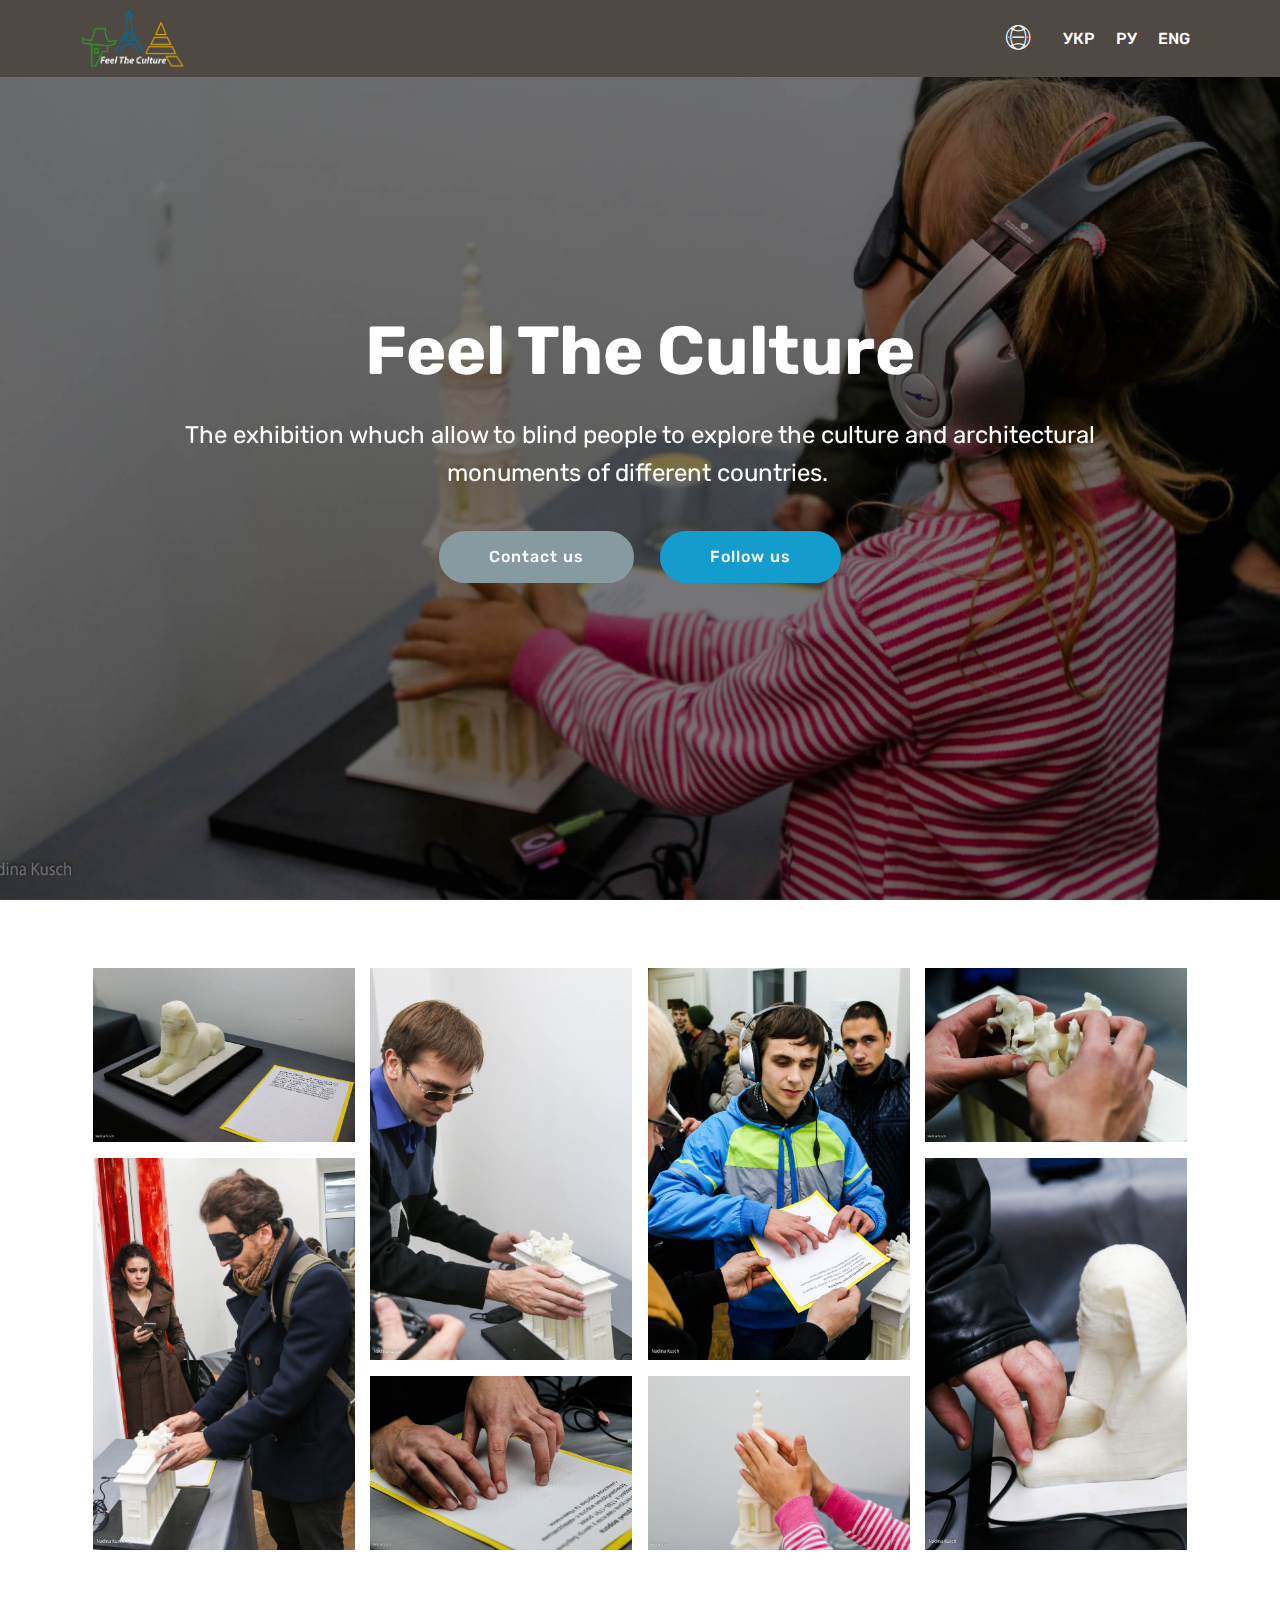
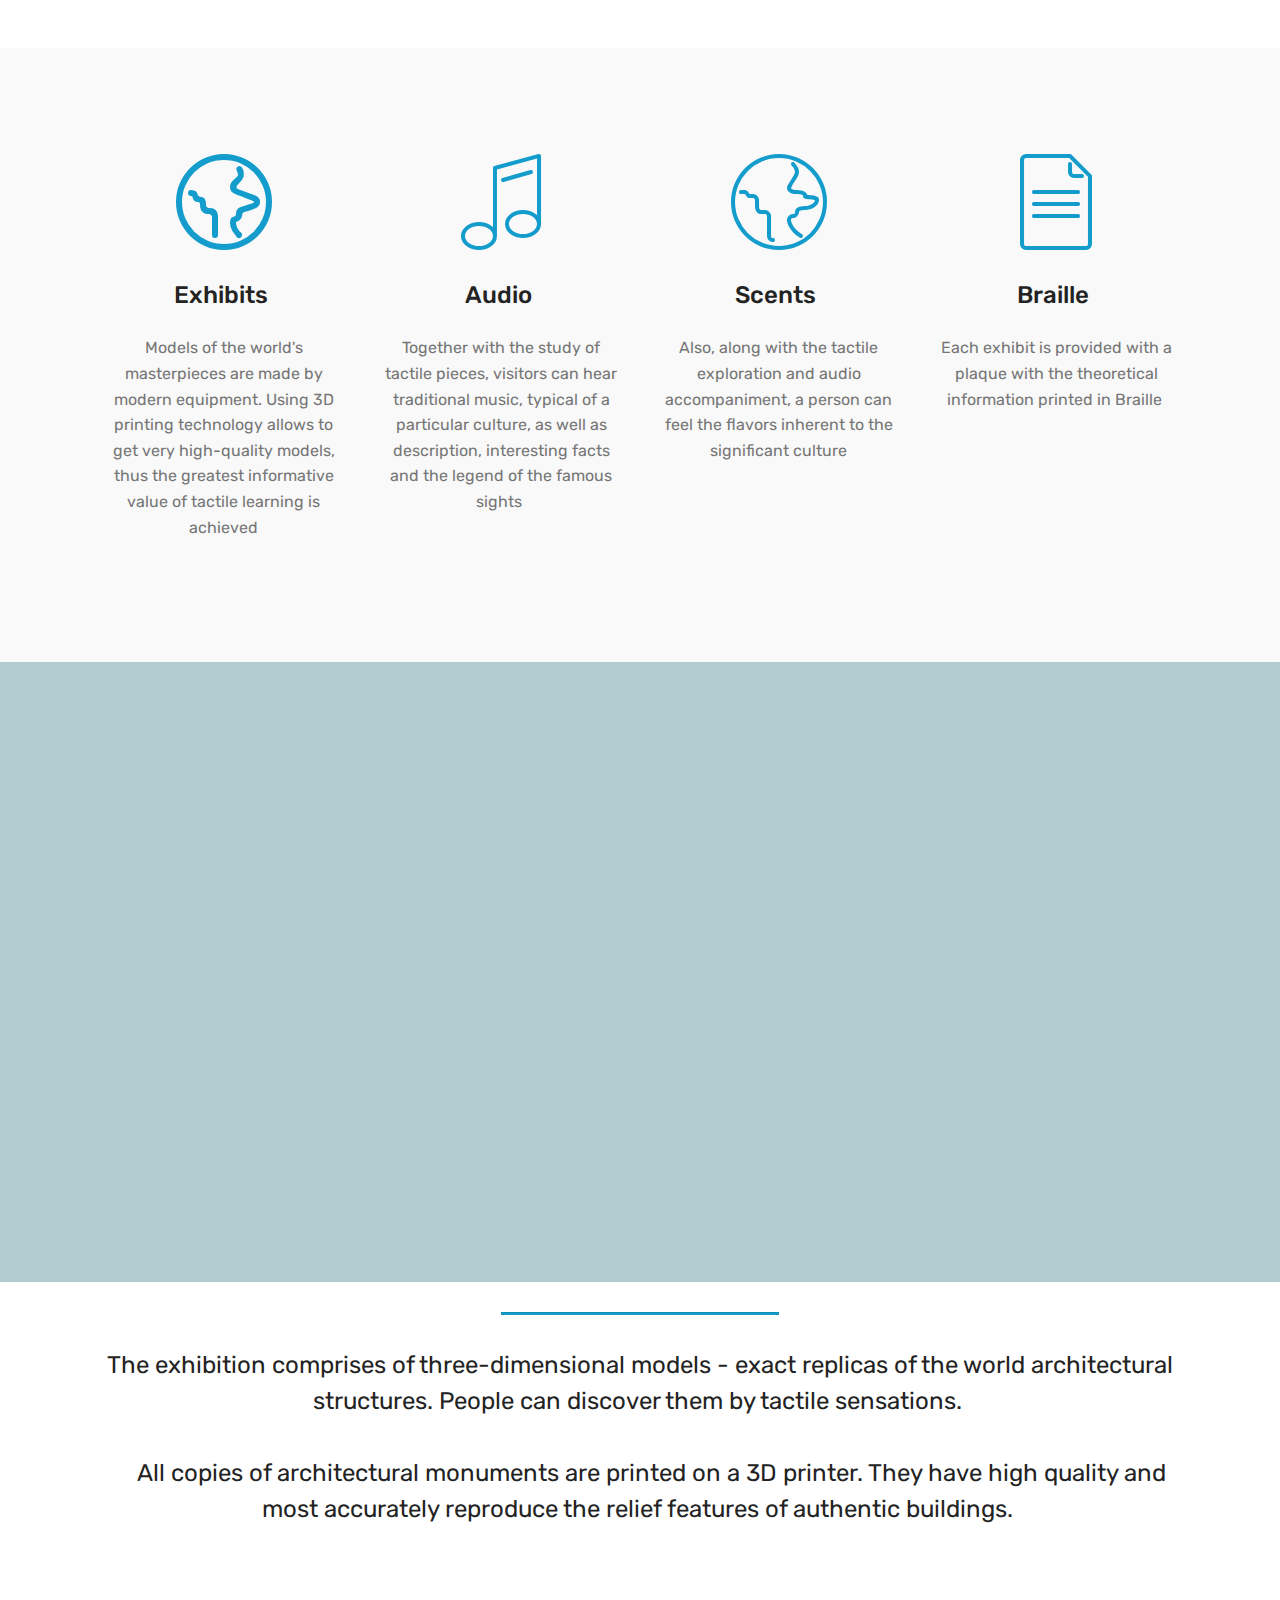
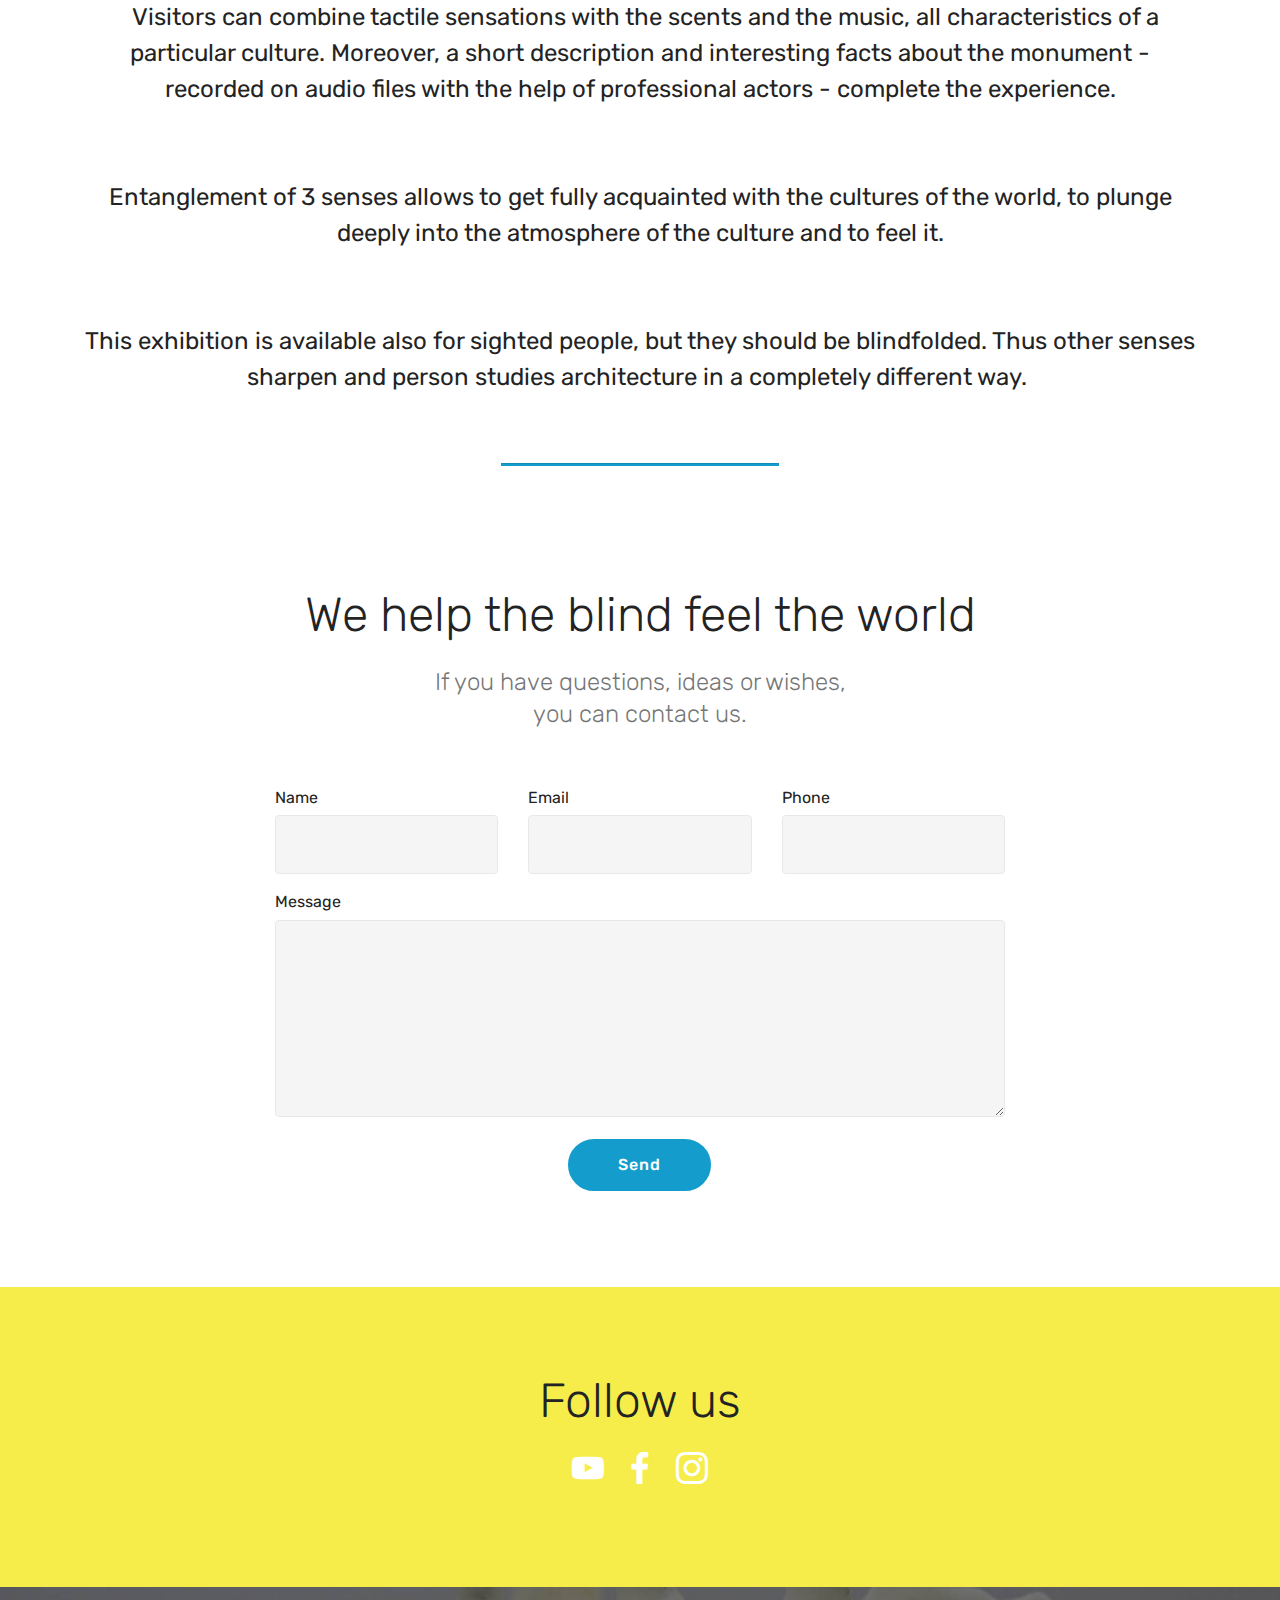
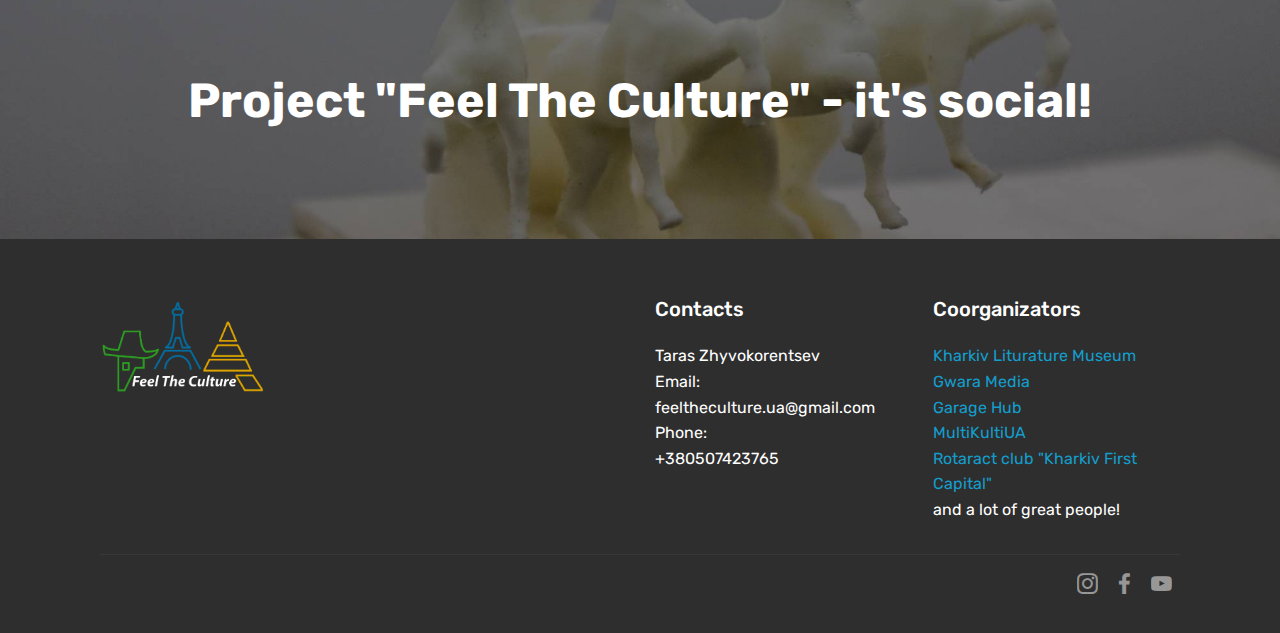
<file: page2.html>
<!DOCTYPE html>
<html>
<head>
  <!-- Site made with Mobirise Website Builder v4.4.0, https://mobirise.com -->
  <meta charset="UTF-8">
  <meta http-equiv="X-UA-Compatible" content="IE=edge">
  <meta name="generator" content="Mobirise v4.4.0, mobirise.com">
  <meta name="viewport" content="width=device-width, initial-scale=1">
  <link rel="shortcut icon" href="assets/images/logo-1867x1082.png" type="image/x-icon">
  <meta name="description" content="">
  <title>Feel The Culture</title>
  <link rel="stylesheet" href="assets/web/assets/mobirise-icons-bold/mobirise-icons-bold.css">
  <link rel="stylesheet" href="assets/web/assets/mobirise-icons/mobirise-icons.css">
  <link rel="stylesheet" href="assets/tether/tether.min.css">
  <link rel="stylesheet" href="assets/bootstrap/css/bootstrap.min.css">
  <link rel="stylesheet" href="assets/bootstrap/css/bootstrap-grid.min.css">
  <link rel="stylesheet" href="assets/bootstrap/css/bootstrap-reboot.min.css">
  <link rel="stylesheet" href="assets/socicon/css/styles.css">
  <link rel="stylesheet" href="assets/dropdown/css/style.css">
  <link rel="stylesheet" href="assets/theme/css/style.css">
  <link rel="stylesheet" href="assets/mobirise-gallery/style.css">
  <link rel="stylesheet" href="assets/mobirise/css/mbr-additional.css" type="text/css">
  
  
  
</head>
<body>
<section class="menu cid-qzJHlDyQnR" once="menu" id="menu1-1q" data-rv-view="352">

    

    <nav class="navbar navbar-expand beta-menu navbar-dropdown align-items-center navbar-toggleable-sm">
        <button class="navbar-toggler navbar-toggler-right" type="button" data-toggle="collapse" data-target="#navbarSupportedContent" aria-controls="navbarSupportedContent" aria-expanded="false" aria-label="Toggle navigation">
            <div class="hamburger">
                <span></span>
                <span></span>
                <span></span>
                <span></span>
            </div>
        </button>
        <div class="menu-logo">
            <div class="navbar-brand">
                <span class="navbar-logo">
                    <a href="https://mobirise.com">
                         <img src="assets/images/logo-1867x1082.png" alt="Mobirise" title="" media-simple="true" style="height: 3.8rem;">
                    </a>
                </span>
                <span class="navbar-caption-wrap"><a class="navbar-caption text-white display-4" href="https://mobirise.com"></a></span>
            </div>
        </div>
        <div class="collapse navbar-collapse" id="navbarSupportedContent">
            <ul class="navbar-nav nav-dropdown nav-right" data-app-modern-menu="true"><li class="nav-item"><a class="nav-link link text-white display-4" href="https://mobirise.com"></a></li><li class="nav-item"><a class="nav-link link text-white display-4" href="https://mobirise.com"><span class="mbri-globe-2 mbr-iconfont mbr-iconfont-btn"></span></a></li><li class="nav-item"><a class="nav-link link text-white display-4" href="index.html">УКР</a></li><li class="nav-item"><a class="nav-link link text-white display-4" href="page1.html">РУ</a></li>
                <li class="nav-item">
                    <a class="nav-link link text-white display-4" href="page2.html">ENG</a>
                </li></ul>
            
        </div>
    </nav>
</section>

<section class="engine"><a href="https://mobirise.co/g">how to create a website for free</a></section><section class="cid-qzCC0cXMvp mbr-fullscreen mbr-parallax-background" id="header2-1f" data-rv-view="295">

    

    

    <div class="container align-center">
        <div class="row justify-content-md-center">
            <div class="mbr-white col-md-10">
                <h1 class="mbr-section-title mbr-bold pb-3 mbr-fonts-style display-1">Feel The Culture</h1>
                
                <p class="mbr-text pb-3 mbr-fonts-style display-5">The exhibition whuch allow to blind people to explore the culture and architectural monuments of different countries.&nbsp;</p>
                <div class="mbr-section-btn"><a class="btn btn-md btn-warning display-4" href="index.html#form1-c">Contact us</a>
                    <a class="btn btn-md btn-primary display-4" href="index.html#social-buttons2-b">Follow us</a></div>
            </div>
        </div>
    </div>
    
</section>

<section class="mbr-gallery mbr-slider-carousel cid-qzCJA2dPcf" id="gallery1-1k" data-rv-view="298">

    

    <div class="container">
        <div><!-- Filter --><!-- Gallery --><div class="mbr-gallery-row"><div class="mbr-gallery-layout-default"><div><div><div class="mbr-gallery-item mbr-gallery-item--p1" data-video-url="false" data-tags="Animated"><div href="#lb-gallery1-1k" data-slide-to="0" data-toggle="modal"><img src="assets/images/img-860-2000x1333-800x533.jpg" alt=""><span class="icon-focus"></span></div></div><div class="mbr-gallery-item mbr-gallery-item--p1" data-video-url="false" data-tags="Animated"><div href="#lb-gallery1-1k" data-slide-to="1" data-toggle="modal"><img src="assets/images/img-1016-2000x3000-800x1200.jpg" alt=""><span class="icon-focus"></span></div></div><div class="mbr-gallery-item mbr-gallery-item--p1" data-video-url="false" data-tags="Animated"><div href="#lb-gallery1-1k" data-slide-to="2" data-toggle="modal"><img src="assets/images/img-953-2000x3000-800x1200.jpg" alt=""><span class="icon-focus"></span></div></div><div class="mbr-gallery-item mbr-gallery-item--p1" data-video-url="false" data-tags="Animated"><div href="#lb-gallery1-1k" data-slide-to="3" data-toggle="modal"><img src="assets/images/img-961-2000x1333-800x533.jpg" alt=""><span class="icon-focus"></span></div></div><div class="mbr-gallery-item mbr-gallery-item--p1" data-video-url="false" data-tags="Animated"><div href="#lb-gallery1-1k" data-slide-to="4" data-toggle="modal"><img src="assets/images/img-1010-2000x3000-800x1200.jpg" alt=""><span class="icon-focus"></span></div></div><div class="mbr-gallery-item mbr-gallery-item--p1" data-video-url="false" data-tags="Animated"><div href="#lb-gallery1-1k" data-slide-to="5" data-toggle="modal"><img src="assets/images/img-919-2000x3000-800x1200.jpg" alt=""><span class="icon-focus"></span></div></div><div class="mbr-gallery-item mbr-gallery-item--p1" data-video-url="false" data-tags="Animated"><div href="#lb-gallery1-1k" data-slide-to="6" data-toggle="modal"><img src="assets/images/img-958-2000x1333-800x533.jpg" alt=""><span class="icon-focus"></span></div></div><div class="mbr-gallery-item mbr-gallery-item--p1" data-video-url="false" data-tags="Animated"><div href="#lb-gallery1-1k" data-slide-to="7" data-toggle="modal"><img src="assets/images/img-948-2000x1333-800x533.jpg" alt=""><span class="icon-focus"></span></div></div></div></div><div class="clearfix"></div></div></div><!-- Lightbox --><div data-app-prevent-settings="" class="mbr-slider modal fade carousel slide" tabindex="-1" data-keyboard="true" data-interval="false" id="lb-gallery1-1k"><div class="modal-dialog"><div class="modal-content"><div class="modal-body"><div class="carousel-inner"><div class="carousel-item"><img src="assets/images/img-860-2000x1333.jpg" alt=""></div><div class="carousel-item"><img src="assets/images/img-1016-2000x3000.jpg" alt=""></div><div class="carousel-item"><img src="assets/images/img-953-2000x3000.jpg" alt=""></div><div class="carousel-item"><img src="assets/images/img-961-2000x1333.jpg" alt=""></div><div class="carousel-item"><img src="assets/images/img-1010-2000x3000.jpg" alt=""></div><div class="carousel-item"><img src="assets/images/img-919-2000x3000.jpg" alt=""></div><div class="carousel-item"><img src="assets/images/img-958-2000x1333.jpg" alt=""></div><div class="carousel-item active"><img src="assets/images/img-948-2000x1333.jpg" alt=""></div></div><a class="carousel-control carousel-control-prev" role="button" data-slide="prev" href="#lb-gallery1-1k"><span class="mbri-left mbr-iconfont" aria-hidden="true"></span><span class="sr-only">Previous</span></a><a class="carousel-control carousel-control-next" role="button" data-slide="next" href="#lb-gallery1-1k"><span class="mbri-right mbr-iconfont" aria-hidden="true"></span><span class="sr-only">Next</span></a><a class="close" href="#" role="button" data-dismiss="modal"><span class="sr-only">Close</span></a></div></div></div></div></div>
    </div>

</section>

<section class="features1 cid-qzCCGQWvOH" id="features1-1h" data-rv-view="333">
    
    

    
    <div class="container">
        <div class="media-container-row">

            <div class="card p-3 col-12 col-md-6 col-lg-3">
                <div class="card-img pb-3">
                    <span class="mbr-iconfont mbrib-globe" media-simple="true"></span>
                </div>
                <div class="card-box">
                    <h4 class="card-title py-3 mbr-fonts-style display-5">Exhibits&nbsp;</h4>
                    <p class="mbr-text mbr-fonts-style display-7">Models of the world's masterpieces are made by modern equipment. Using 3D printing technology allows to get very high-quality models, thus the greatest informative value of tactile learning is achieved</p>
                </div>
            </div>

            <div class="card p-3 col-12 col-md-6 col-lg-3">
                <div class="card-img pb-3">
                    <span class="mbr-iconfont mbri-music" media-simple="true"></span>
                </div>
                <div class="card-box">
                    <h4 class="card-title py-3 mbr-fonts-style display-5">Audio&nbsp;</h4>
                    <p class="mbr-text mbr-fonts-style display-7">Together with the study of tactile pieces, visitors can hear traditional music, typical of a particular culture, as well as description, interesting facts and the legend of the famous sights&nbsp;</p>
                </div>
            </div>

            <div class="card p-3 col-12 col-md-6 col-lg-3">
                <div class="card-img pb-3">
                    <span class="mbr-iconfont mbri-globe" media-simple="true"></span>
                </div>
                <div class="card-box">
                    <h4 class="card-title py-3 mbr-fonts-style display-5">Scents&nbsp;</h4>
                    <p class="mbr-text mbr-fonts-style display-7">Also, along with the tactile exploration and audio accompaniment, a person can feel the flavors inherent to the significant culture</p>
                </div>
            </div>

            <div class="card p-3 col-12 col-md-6 col-lg-3">
                <div class="card-img pb-3">
                    <span class="mbr-iconfont mbri-file" media-simple="true"></span>
                </div>
                <div class="card-box">
                    <h4 class="card-title py-3 mbr-fonts-style display-5">Braille&nbsp;</h4>
                    <p class="mbr-text mbr-fonts-style display-7">Each exhibit is provided with a plaque with the theoretical information printed in Braille&nbsp;</p>
                </div>
            </div>

        </div>

    </div>

</section>

<section class="cid-qzCMVEqzx2" id="video3-1j" data-rv-view="336">

    
    
    <figure class="mbr-figure align-center container">
        <div class="video-block" style="width: 80%;">
            <div><iframe class="mbr-embedded-video" src="https://www.youtube.com/embed/Cu1EckkQpO0?rel=0&amp;amp;showinfo=0&amp;autoplay=0&amp;loop=0" width="1280" height="720" frameborder="0" allowfullscreen></iframe></div>
        </div>
    </figure>
</section>

<section class="mbr-section article content9 cid-qzCCguUGps" id="content9-1g" data-rv-view="338">
    
     

    <div class="container">
        <div class="inner-container" style="width: 100%;">
            <hr class="line" style="width: 25%;">
            <div class="section-text align-center mbr-fonts-style display-5">The exhibition comprises of  three-dimensional models - exact replicas of the world architectural structures. People can discover them by tactile sensations.&nbsp;<br><br>
<div>&nbsp; &nbsp; All copies of architectural monuments are printed on a 3D printer. They have high quality and most accurately reproduce the relief features of authentic buildings.&nbsp;
</div><div>&nbsp;</div><br><div> &nbsp; Visitors can combine tactile sensations with the scents and the music, all characteristics of a particular culture. Moreover, a short description and interesting facts about the monument - recorded on audio files with the help of professional actors - complete the experience.
<span style="font-size: 1.5rem;"></span></div><div>&nbsp; &nbsp;</div><br><div> Entanglement of 3 senses allows to get fully acquainted with the cultures of the world, to plunge </div><div>deeply into the atmosphere of the culture and to feel it.
<span style="font-size: 1.5rem;"></span></div><div>&nbsp; &nbsp;</div><br><div> This exhibition is available also for sighted people, but they should be blindfolded. Thus other senses sharpen and person studies architecture in a completely different way.&nbsp;<br><div><br></div></div></div>
            <hr class="line" style="width: 25%;">
        </div>
        </div>
</section>

<section class="mbr-section form1 cid-qzCEzXkLi6" id="form1-1l" data-rv-view="340">

    

    
    <div class="container">
        <div class="row justify-content-center">
            <div class="title col-12 col-lg-8">
                <h2 class="mbr-section-title align-center pb-3 mbr-fonts-style display-2">We help the blind feel the world</h2>
                <h3 class="mbr-section-subtitle align-center mbr-light pb-3 mbr-fonts-style display-5">If you have questions, ideas or wishes, 
<div>you can contact us.</div></h3>
            </div>
        </div>
    </div>
    <div class="container">
        <div class="row justify-content-center">
            <div class="media-container-column col-lg-8" data-form-type="formoid">
                    <div data-form-alert="" hidden="">Thank you!</div>
            
                    <form class="mbr-form" action="https://mobirise.com/" method="post" data-form-title="Mobirise Form"><input type="hidden" data-form-email="true" value="NfNM4ZA3YAY5LfZaBaDc3ErUozoVyu6eawp2KJMWg8ya0AwOyf3DKU3G9P7WQCu3DZREzod8wOjweRlusvy1eX6vtbwC1NiZ+MyYESow9mUa6JqlDaTVxHzOfMsG09II">
                        <div class="row row-sm-offset">
                            <div class="col-md-4 multi-horizontal" data-for="name">
                                <div class="form-group">
                                    <label class="form-control-label mbr-fonts-style display-7" for="name-form1-1l">Name</label>
                                    <input type="text" class="form-control" name="name" data-form-field="Name" required="" id="name-form1-1l">
                                </div>
                            </div>
                            <div class="col-md-4 multi-horizontal" data-for="email">
                                <div class="form-group">
                                    <label class="form-control-label mbr-fonts-style display-7" for="email-form1-1l">Email</label>
                                    <input type="email" class="form-control" name="email" data-form-field="Email" required="" id="email-form1-1l">
                                </div>
                            </div>
                            <div class="col-md-4 multi-horizontal" data-for="phone">
                                <div class="form-group">
                                    <label class="form-control-label mbr-fonts-style display-7" for="phone-form1-1l">Phone</label>
                                    <input type="tel" class="form-control" name="phone" data-form-field="Phone" id="phone-form1-1l">
                                </div>
                            </div>
                        </div>
                        <div class="form-group" data-for="message">
                            <label class="form-control-label mbr-fonts-style display-7" for="message-form1-1l">Message</label>
                            <textarea type="text" class="form-control" name="message" rows="7" data-form-field="Message" id="message-form1-1l"></textarea>
                        </div>
            
                        <span class="input-group-btn"><button href="" type="submit" class="btn btn-primary btn-form display-4">Send</button></span>
                    </form>
            </div>
        </div>
    </div>
</section>

<section class="cid-qzCEx5ttws" id="social-buttons2-1n" data-rv-view="343">

    

    

    <div class="container">
        <div class="media-container-row">
            <div class="col-md-8 align-center">
                <h2 class="pb-3 mbr-fonts-style display-2">Follow us</h2>
                <div class="social-list pl-0 mb-0">
                    <a href="https://www.youtube.com/channel/UCWaNE3uQ1NNji4mCQPT6OTg" target="_blank">
                        <span class="px-2 mbr-iconfont mbr-iconfont-social socicon-youtube socicon" style="" media-simple="true"></span>
                    </a>
                    <a href="https://www.facebook.com/feeltheculture.ua/" target="_blank">
                        <span class="px-2 mbr-iconfont mbr-iconfont-social socicon-facebook socicon" media-simple="true"></span>
                    </a>
                    <a href="https://www.instagram.com/feeltheculture_/?hl=en" target="_blank">
                        <span class="px-2 mbr-iconfont mbr-iconfont-social socicon-instagram socicon" media-simple="true"></span>
                    </a>
                    <a href="https://www.youtube.com/channel/UCWaNE3uQ1NNji4mCQPT6OTg" target="_blank">
                        
                    </a>
                    <a href="https://plus.google.com/u/0/+Mobirise" target="_blank">
                        
                    </a>
                    <a href="https://www.behance.net/Mobirise" target="_blank">
                        
                    </a>
                </div>
            </div>
        </div>
    </div>
</section>

<section class="mbr-section info3 cid-qzCFwlhgUR" id="info3-1o" data-rv-view="346">

    

    

    <div class="container">
        <div class="row justify-content-center">
            <div class="media-container-column title col-12 col-md-10">
                <h2 class="align-left mbr-bold mbr-white pb-3 mbr-fonts-style display-2">Project "Feel The Culture" - it's social!</h2>
                
                
                
            </div>
        </div>
    </div>
</section>

<section class="cid-qzCFlq4pyI" id="footer1-1p" data-rv-view="349">

    

    

    <div class="container">
        <div class="media-container-row content text-white">
            <div class="col-12 col-md-3">
                <div class="media-wrap">
                    <a href="https://mobirise.com/">
                        <img src="assets/images/logo-1867x1082.png" alt="Mobirise" title="" media-simple="true">
                    </a>
                </div>
            </div>
            <div class="col-12 col-md-3 mbr-fonts-style display-7">
                <h5 class="pb-3"></h5>
                <p class="mbr-text"></p>
            </div>
            <div class="col-12 col-md-3 mbr-fonts-style display-7">
                <h5 class="pb-3">Contacts</h5>
                <p class="mbr-text">Taras Zhyvokorentsev<br>Email: feeltheculture.ua@gmail.com 
<br>Phone:
<br>+380507423765&nbsp;</p>
            </div>
            <div class="col-12 col-md-3 mbr-fonts-style display-7">
                <h5 class="pb-3">Coorganizators</h5>
                <p class="mbr-text"><a href="https://www.facebook.com/litme.ua/">Kharkiv Liturature Museum
</a><br><a href="https://www.facebook.com/gwaramedia/">Gwara Media</a>
<br><a href="https://www.facebook.com/garage.hub.kharkiv/?hc_ref=ARThlx8HmTrCfLhJIIq7QPoYUj9m2IhoSCmTdGjMxlW8hfl-ylAvFSvJ2t6IsEDpVSo">Garage Hub</a>
<br><a href="https://www.facebook.com/NGO-%D0%9Cultikultiua-259853074158838/">MultiKultiUA</a>
<br><a href="https://www.facebook.com/rotaractkharkivfirstcapital/">Rotaract club "Kharkiv First Capital"
</a><br>and a lot of great people!</p>
            </div>
        </div>
        <div class="footer-lower">
            <div class="media-container-row">
                <div class="col-sm-12">
                    <hr>
                </div>
            </div>
            <div class="media-container-row mbr-white">
                <div class="col-sm-6 copyright">
                    <p class="mbr-text mbr-fonts-style display-7"></p>
                </div>
                <div class="col-md-6">
                    <div class="social-list align-right">
                        <div class="soc-item">
                            <a href="https://www.instagram.com/feeltheculture_/?hl=en" target="_blank">
                                <span class="mbr-iconfont mbr-iconfont-social socicon-instagram socicon" media-simple="true"></span>
                            </a>
                        </div>
                        <div class="soc-item">
                            <a href="https://www.facebook.com/feeltheculture.ua/" target="_blank">
                                <span class="mbr-iconfont mbr-iconfont-social socicon-facebook socicon" media-simple="true"></span>
                            </a>
                        </div>
                        <div class="soc-item">
                            <a href="https://www.youtube.com/channel/UCWaNE3uQ1NNji4mCQPT6OTg" target="_blank">
                                <span class="mbr-iconfont mbr-iconfont-social socicon-youtube socicon" media-simple="true"></span>
                            </a>
                        </div>
                        
                        
                        
                    </div>
                </div>
            </div>
        </div>
    </div>
</section>


  <script src="assets/web/assets/jquery/jquery.min.js"></script>
  <script src="assets/popper/popper.min.js"></script>
  <script src="assets/tether/tether.min.js"></script>
  <script src="assets/bootstrap/js/bootstrap.min.js"></script>
  <script src="assets/jarallax/jarallax.min.js"></script>
  <script src="assets/masonry/masonry.pkgd.min.js"></script>
  <script src="assets/imagesloaded/imagesloaded.pkgd.min.js"></script>
  <script src="assets/bootstrap-carousel-swipe/bootstrap-carousel-swipe.js"></script>
  <script src="assets/jquery-mb-vimeo_player/jquery.mb.vimeo_player.js"></script>
  <script src="assets/smooth-scroll/smooth-scroll.js"></script>
  <script src="assets/social-likes/social-likes.js"></script>
  <script src="assets/dropdown/js/script.min.js"></script>
  <script src="assets/touch-swipe/jquery.touch-swipe.min.js"></script>
  <script src="assets/theme/js/script.js"></script>
  <script src="assets/formoid/formoid.min.js"></script>
  <script src="assets/mobirise-slider-video/script.js"></script>
  <script src="assets/mobirise-gallery/player.min.js"></script>
  <script src="assets/mobirise-gallery/script.js"></script>
  
  
</body>
</html>
</file>
<file: assets/web/assets/mobirise-icons/mobirise-icons.css>
@font-face {
  font-family: 'MobiriseIcons';
  src:  url('mobirise-icons.eot?spat4u');
  src:  url('mobirise-icons.eot?spat4u#iefix') format('embedded-opentype'),
    url('mobirise-icons.ttf?spat4u') format('truetype'),
    url('mobirise-icons.woff?spat4u') format('woff'),
    url('mobirise-icons.svg?spat4u#MobiriseIcons') format('svg');
  font-weight: normal;
  font-style: normal;
}

[class^="mbri-"], [class*=" mbri-"] {
  /* use !important to prevent issues with browser extensions that change fonts */
  font-family: MobiriseIcons !important;
  speak: none;
  font-style: normal;
  font-weight: normal;
  font-variant: normal;
  text-transform: none;
  line-height: 1;

  /* Better Font Rendering =========== */
  -webkit-font-smoothing: antialiased;
  -moz-osx-font-smoothing: grayscale;
}

.mbri-add-submenu:before {
  content: "\e900";
}
.mbri-alert:before {
  content: "\e901";
}
.mbri-align-center:before {
  content: "\e902";
}
.mbri-align-justify:before {
  content: "\e903";
}
.mbri-align-left:before {
  content: "\e904";
}
.mbri-align-right:before {
  content: "\e905";
}
.mbri-android:before {
  content: "\e906";
}
.mbri-apple:before {
  content: "\e907";
}
.mbri-arrow-down:before {
  content: "\e908";
}
.mbri-arrow-next:before {
  content: "\e909";
}
.mbri-arrow-prev:before {
  content: "\e90a";
}
.mbri-arrow-up:before {
  content: "\e90b";
}
.mbri-bold:before {
  content: "\e90c";
}
.mbri-bookmark:before {
  content: "\e90d";
}
.mbri-bootstrap:before {
  content: "\e90e";
}
.mbri-briefcase:before {
  content: "\e90f";
}
.mbri-browse:before {
  content: "\e910";
}
.mbri-bulleted-list:before {
  content: "\e911";
}
.mbri-calendar:before {
  content: "\e912";
}
.mbri-camera:before {
  content: "\e913";
}
.mbri-cart-add:before {
  content: "\e914";
}
.mbri-cart-full:before {
  content: "\e915";
}
.mbri-cash:before {
  content: "\e916";
}
.mbri-change-style:before {
  content: "\e917";
}
.mbri-chat:before {
  content: "\e918";
}
.mbri-clock:before {
  content: "\e919";
}
.mbri-close:before {
  content: "\e91a";
}
.mbri-cloud:before {
  content: "\e91b";
}
.mbri-code:before {
  content: "\e91c";
}
.mbri-contact-form:before {
  content: "\e91d";
}
.mbri-credit-card:before {
  content: "\e91e";
}
.mbri-cursor-click:before {
  content: "\e91f";
}
.mbri-cust-feedback:before {
  content: "\e920";
}
.mbri-database:before {
  content: "\e921";
}
.mbri-delivery:before {
  content: "\e922";
}
.mbri-desktop:before {
  content: "\e923";
}
.mbri-devices:before {
  content: "\e924";
}
.mbri-down:before {
  content: "\e925";
}
.mbri-download:before {
  content: "\e989";
}
.mbri-drag-n-drop:before {
  content: "\e927";
}
.mbri-drag-n-drop2:before {
  content: "\e928";
}
.mbri-edit:before {
  content: "\e929";
}
.mbri-edit2:before {
  content: "\e92a";
}
.mbri-error:before {
  content: "\e92b";
}
.mbri-extension:before {
  content: "\e92c";
}
.mbri-features:before {
  content: "\e92d";
}
.mbri-file:before {
  content: "\e92e";
}
.mbri-flag:before {
  content: "\e92f";
}
.mbri-folder:before {
  content: "\e930";
}
.mbri-gift:before {
  content: "\e931";
}
.mbri-github:before {
  content: "\e932";
}
.mbri-globe:before {
  content: "\e933";
}
.mbri-globe-2:before {
  content: "\e934";
}
.mbri-growing-chart:before {
  content: "\e935";
}
.mbri-hearth:before {
  content: "\e936";
}
.mbri-help:before {
  content: "\e937";
}
.mbri-home:before {
  content: "\e938";
}
.mbri-hot-cup:before {
  content: "\e939";
}
.mbri-idea:before {
  content: "\e93a";
}
.mbri-image-gallery:before {
  content: "\e93b";
}
.mbri-image-slider:before {
  content: "\e93c";
}
.mbri-info:before {
  content: "\e93d";
}
.mbri-italic:before {
  content: "\e93e";
}
.mbri-key:before {
  content: "\e93f";
}
.mbri-laptop:before {
  content: "\e940";
}
.mbri-layers:before {
  content: "\e941";
}
.mbri-left-right:before {
  content: "\e942";
}
.mbri-left:before {
  content: "\e943";
}
.mbri-letter:before {
  content: "\e944";
}
.mbri-like:before {
  content: "\e945";
}
.mbri-link:before {
  content: "\e946";
}
.mbri-lock:before {
  content: "\e947";
}
.mbri-login:before {
  content: "\e948";
}
.mbri-logout:before {
  content: "\e949";
}
.mbri-magic-stick:before {
  content: "\e94a";
}
.mbri-map-pin:before {
  content: "\e94b";
}
.mbri-menu:before {
  content: "\e94c";
}
.mbri-mobile:before {
  content: "\e94d";
}
.mbri-mobile2:before {
  content: "\e94e";
}
.mbri-mobirise:before {
  content: "\e94f";
}
.mbri-more-horizontal:before {
  content: "\e950";
}
.mbri-more-vertical:before {
  content: "\e951";
}
.mbri-music:before {
  content: "\e952";
}
.mbri-new-file:before {
  content: "\e953";
}
.mbri-numbered-list:before {
  content: "\e954";
}
.mbri-opened-folder:before {
  content: "\e955";
}
.mbri-pages:before {
  content: "\e956";
}
.mbri-paper-plane:before {
  content: "\e957";
}
.mbri-paperclip:before {
  content: "\e958";
}
.mbri-photo:before {
  content: "\e959";
}
.mbri-photos:before {
  content: "\e95a";
}
.mbri-pin:before {
  content: "\e95b";
}
.mbri-play:before {
  content: "\e95c";
}
.mbri-plus:before {
  content: "\e95d";
}
.mbri-preview:before {
  content: "\e95e";
}
.mbri-print:before {
  content: "\e95f";
}
.mbri-protect:before {
  content: "\e960";
}
.mbri-question:before {
  content: "\e961";
}
.mbri-quote-left:before {
  content: "\e962";
}
.mbri-quote-right:before {
  content: "\e963";
}
.mbri-refresh:before {
  content: "\e964";
}
.mbri-responsive:before {
  content: "\e965";
}
.mbri-right:before {
  content: "\e966";
}
.mbri-rocket:before {
  content: "\e967";
}
.mbri-sad-face:before {
  content: "\e968";
}
.mbri-sale:before {
  content: "\e969";
}
.mbri-save:before {
  content: "\e96a";
}
.mbri-search:before {
  content: "\e96b";
}
.mbri-setting:before {
  content: "\e96c";
}
.mbri-setting2:before {
  content: "\e96d";
}
.mbri-setting3:before {
  content: "\e96e";
}
.mbri-share:before {
  content: "\e96f";
}
.mbri-shopping-bag:before {
  content: "\e970";
}
.mbri-shopping-basket:before {
  content: "\e971";
}
.mbri-shopping-cart:before {
  content: "\e972";
}
.mbri-sites:before {
  content: "\e973";
}
.mbri-smile-face:before {
  content: "\e974";
}
.mbri-speed:before {
  content: "\e975";
}
.mbri-star:before {
  content: "\e976";
}
.mbri-success:before {
  content: "\e977";
}
.mbri-sun:before {
  content: "\e978";
}
.mbri-sun2:before {
  content: "\e979";
}
.mbri-tablet:before {
  content: "\e97a";
}
.mbri-tablet-vertical:before {
  content: "\e97b";
}
.mbri-target:before {
  content: "\e97c";
}
.mbri-timer:before {
  content: "\e97d";
}
.mbri-to-ftp:before {
  content: "\e97e";
}
.mbri-to-local-drive:before {
  content: "\e97f";
}
.mbri-touch-swipe:before {
  content: "\e980";
}
.mbri-touch:before {
  content: "\e981";
}
.mbri-trash:before {
  content: "\e982";
}
.mbri-underline:before {
  content: "\e983";
}
.mbri-unlink:before {
  content: "\e984";
}
.mbri-unlock:before {
  content: "\e985";
}
.mbri-up-down:before {
  content: "\e986";
}
.mbri-up:before {
  content: "\e987";
}
.mbri-update:before {
  content: "\e988";
}
.mbri-upload:before {
 content: "\e926"; 
}
.mbri-user:before {
  content: "\e98a";
}
.mbri-user2:before {
  content: "\e98b";
}
.mbri-users:before {
  content: "\e98c";
}
.mbri-video:before {
  content: "\e98d";
}
.mbri-video-play:before {
  content: "\e98e";
}
.mbri-watch:before {
  content: "\e98f";
}
.mbri-website-theme:before {
  content: "\e990";
}
.mbri-wifi:before {
  content: "\e991";
}
.mbri-windows:before {
  content: "\e992";
}
.mbri-zoom-out:before {
  content: "\e993";
}
.mbri-redo:before {
  content: "\e994";
}
.mbri-undo:before {
  content: "\e995";
}
</file>
<file: assets/socicon/css/styles.css>
@charset "UTF-8";

@font-face {
  font-family: "socicon";
  src:url("../fonts/socicon.eot");
  src:url("../fonts/socicon.eot?#iefix") format("embedded-opentype"),
    url("../fonts/socicon.woff") format("woff"),
    url("../fonts/socicon.ttf") format("truetype"),
    url("../fonts/socicon.svg#socicon") format("svg");
  font-weight: normal;
  font-style: normal;

}

[data-icon]:before {
  font-family: "socicon" !important;
  content: attr(data-icon);
  font-style: normal !important;
  font-weight: normal !important;
  font-variant: normal !important;
  text-transform: none !important;
  speak: none;
  line-height: 1;
  -webkit-font-smoothing: antialiased;
  -moz-osx-font-smoothing: grayscale;
}

[class^="socicon-"]:before,
[class*=" socicon-"]:before {
  font-family: "socicon" !important;
  font-style: normal !important;
  font-weight: normal !important;
  font-variant: normal !important;
  text-transform: none !important;
  speak: none;
  line-height: 1;
  -webkit-font-smoothing: antialiased;
  -moz-osx-font-smoothing: grayscale;
}

.socicon-modelmayhem:before {
  content: "\e000";
}
.socicon-mixcloud:before {
  content: "\e001";
}
.socicon-drupal:before {
  content: "\e002";
}
.socicon-swarm:before {
  content: "\e003";
}
.socicon-istock:before {
  content: "\e004";
}
.socicon-yammer:before {
  content: "\e005";
}
.socicon-ello:before {
  content: "\e006";
}
.socicon-stackoverflow:before {
  content: "\e007";
}
.socicon-persona:before {
  content: "\e008";
}
.socicon-triplej:before {
  content: "\e009";
}
.socicon-houzz:before {
  content: "\e00a";
}
.socicon-rss:before {
  content: "\e00b";
}
.socicon-paypal:before {
  content: "\e00c";
}
.socicon-odnoklassniki:before {
  content: "\e00d";
}
.socicon-airbnb:before {
  content: "\e00e";
}
.socicon-periscope:before {
  content: "\e00f";
}
.socicon-outlook:before {
  content: "\e010";
}
.socicon-coderwall:before {
  content: "\e011";
}
.socicon-tripadvisor:before {
  content: "\e012";
}
.socicon-appnet:before {
  content: "\e013";
}
.socicon-goodreads:before {
  content: "\e014";
}
.socicon-tripit:before {
  content: "\e015";
}
.socicon-lanyrd:before {
  content: "\e016";
}
.socicon-slideshare:before {
  content: "\e017";
}
.socicon-buffer:before {
  content: "\e018";
}
.socicon-disqus:before {
  content: "\e019";
}
.socicon-vkontakte:before {
  content: "\e01a";
}
.socicon-whatsapp:before {
  content: "\e01b";
}
.socicon-patreon:before {
  content: "\e01c";
}
.socicon-storehouse:before {
  content: "\e01d";
}
.socicon-pocket:before {
  content: "\e01e";
}
.socicon-mail:before {
  content: "\e01f";
}
.socicon-blogger:before {
  content: "\e020";
}
.socicon-technorati:before {
  content: "\e021";
}
.socicon-reddit:before {
  content: "\e022";
}
.socicon-dribbble:before {
  content: "\e023";
}
.socicon-stumbleupon:before {
  content: "\e024";
}
.socicon-digg:before {
  content: "\e025";
}
.socicon-envato:before {
  content: "\e026";
}
.socicon-behance:before {
  content: "\e027";
}
.socicon-delicious:before {
  content: "\e028";
}
.socicon-deviantart:before {
  content: "\e029";
}
.socicon-forrst:before {
  content: "\e02a";
}
.socicon-play:before {
  content: "\e02b";
}
.socicon-zerply:before {
  content: "\e02c";
}
.socicon-wikipedia:before {
  content: "\e02d";
}
.socicon-apple:before {
  content: "\e02e";
}
.socicon-flattr:before {
  content: "\e02f";
}
.socicon-github:before {
  content: "\e030";
}
.socicon-renren:before {
  content: "\e031";
}
.socicon-friendfeed:before {
  content: "\e032";
}
.socicon-newsvine:before {
  content: "\e033";
}
.socicon-identica:before {
  content: "\e034";
}
.socicon-bebo:before {
  content: "\e035";
}
.socicon-zynga:before {
  content: "\e036";
}
.socicon-steam:before {
  content: "\e037";
}
.socicon-xbox:before {
  content: "\e038";
}
.socicon-windows:before {
  content: "\e039";
}
.socicon-qq:before {
  content: "\e03a";
}
.socicon-douban:before {
  content: "\e03b";
}
.socicon-meetup:before {
  content: "\e03c";
}
.socicon-playstation:before {
  content: "\e03d";
}
.socicon-android:before {
  content: "\e03e";
}
.socicon-snapchat:before {
  content: "\e03f";
}
.socicon-twitter:before {
  content: "\e040";
}
.socicon-facebook:before {
  content: "\e041";
}
.socicon-googleplus:before {
  content: "\e042";
}
.socicon-pinterest:before {
  content: "\e043";
}
.socicon-foursquare:before {
  content: "\e044";
}
.socicon-yahoo:before {
  content: "\e045";
}
.socicon-skype:before {
  content: "\e046";
}
.socicon-yelp:before {
  content: "\e047";
}
.socicon-feedburner:before {
  content: "\e048";
}
.socicon-linkedin:before {
  content: "\e049";
}
.socicon-viadeo:before {
  content: "\e04a";
}
.socicon-xing:before {
  content: "\e04b";
}
.socicon-myspace:before {
  content: "\e04c";
}
.socicon-soundcloud:before {
  content: "\e04d";
}
.socicon-spotify:before {
  content: "\e04e";
}
.socicon-grooveshark:before {
  content: "\e04f";
}
.socicon-lastfm:before {
  content: "\e050";
}
.socicon-youtube:before {
  content: "\e051";
}
.socicon-vimeo:before {
  content: "\e052";
}
.socicon-dailymotion:before {
  content: "\e053";
}
.socicon-vine:before {
  content: "\e054";
}
.socicon-flickr:before {
  content: "\e055";
}
.socicon-500px:before {
  content: "\e056";
}
.socicon-wordpress:before {
  content: "\e058";
}
.socicon-tumblr:before {
  content: "\e059";
}
.socicon-twitch:before {
  content: "\e05a";
}
.socicon-8tracks:before {
  content: "\e05b";
}
.socicon-amazon:before {
  content: "\e05c";
}
.socicon-icq:before {
  content: "\e05d";
}
.socicon-smugmug:before {
  content: "\e05e";
}
.socicon-ravelry:before {
  content: "\e05f";
}
.socicon-weibo:before {
  content: "\e060";
}
.socicon-baidu:before {
  content: "\e061";
}
.socicon-angellist:before {
  content: "\e062";
}
.socicon-ebay:before {
  content: "\e063";
}
.socicon-imdb:before {
  content: "\e064";
}
.socicon-stayfriends:before {
  content: "\e065";
}
.socicon-residentadvisor:before {
  content: "\e066";
}
.socicon-google:before {
  content: "\e067";
}
.socicon-yandex:before {
  content: "\e068";
}
.socicon-sharethis:before {
  content: "\e069";
}
.socicon-bandcamp:before {
  content: "\e06a";
}
.socicon-itunes:before {
  content: "\e06b";
}
.socicon-deezer:before {
  content: "\e06c";
}
.socicon-telegram:before {
  content: "\e06e";
}
.socicon-openid:before {
  content: "\e06f";
}
.socicon-amplement:before {
  content: "\e070";
}
.socicon-viber:before {
  content: "\e071";
}
.socicon-zomato:before {
  content: "\e072";
}
.socicon-draugiem:before {
  content: "\e074";
}
.socicon-endomodo:before {
  content: "\e075";
}
.socicon-filmweb:before {
  content: "\e076";
}
.socicon-stackexchange:before {
  content: "\e077";
}
.socicon-wykop:before {
  content: "\e078";
}
.socicon-teamspeak:before {
  content: "\e079";
}
.socicon-teamviewer:before {
  content: "\e07a";
}
.socicon-ventrilo:before {
  content: "\e07b";
}
.socicon-younow:before {
  content: "\e07c";
}
.socicon-raidcall:before {
  content: "\e07d";
}
.socicon-mumble:before {
  content: "\e07e";
}
.socicon-medium:before {
  content: "\e06d";
}
.socicon-bebee:before {
  content: "\e07f";
}
.socicon-hitbox:before {
  content: "\e080";
}
.socicon-reverbnation:before {
  content: "\e081";
}
.socicon-formulr:before {
  content: "\e082";
}
.socicon-instagram:before {
  content: "\e057";
}
.socicon-battlenet:before {
  content: "\e083";
}
.socicon-chrome:before {
  content: "\e084";
}
.socicon-discord:before {
  content: "\e086";
}
.socicon-issuu:before {
  content: "\e087";
}
.socicon-macos:before {
  content: "\e088";
}
.socicon-firefox:before {
  content: "\e089";
}
.socicon-opera:before {
  content: "\e08d";
}
.socicon-keybase:before {
  content: "\e090";
}
.socicon-alliance:before {
  content: "\e091";
}
.socicon-livejournal:before {
  content: "\e092";
}
.socicon-googlephotos:before {
  content: "\e093";
}
.socicon-horde:before {
  content: "\e094";
}
.socicon-etsy:before {
  content: "\e095";
}
.socicon-zapier:before {
  content: "\e096";
}
.socicon-google-scholar:before {
  content: "\e097";
}
.socicon-researchgate:before {
  content: "\e098";
}
.socicon-wechat:before {
  content: "\e099";
}
.socicon-strava:before {
  content: "\e09a";
}
.socicon-line:before {
  content: "\e09b";
}
.socicon-lyft:before {
  content: "\e09c";
}
.socicon-uber:before {
  content: "\e09d";
}
.socicon-songkick:before {
  content: "\e09e";
}
.socicon-viewbug:before {
  content: "\e09f";
}
.socicon-googlegroups:before {
  content: "\e0a0";
}
.socicon-quora:before {
  content: "\e073";
}
.socicon-diablo:before {
  content: "\e085";
}
.socicon-blizzard:before {
  content: "\e0a1";
}
.socicon-hearthstone:before {
  content: "\e08b";
}
.socicon-heroes:before {
  content: "\e08a";
}
.socicon-overwatch:before {
  content: "\e08c";
}
.socicon-warcraft:before {
  content: "\e08e";
}
.socicon-starcraft:before {
  content: "\e08f";
}
.socicon-beam:before {
  content: "\e0a2";
}
.socicon-curse:before {
  content: "\e0a3";
}
.socicon-player:before {
  content: "\e0a4";
}
.socicon-streamjar:before {
  content: "\e0a5";
}
.socicon-nintendo:before {
  content: "\e0a6";
}
.socicon-hellocoton:before {
  content: "\e0a7";
}
</file>
<file: assets/dropdown/css/style.css>
.navbar-dropdown {
  left: 0;
  padding: 0;
  position: absolute;
  right: 0;
  top: 0;
  transition: all 0.45s ease;
  z-index: 1030;
  background: #282828; }
  .navbar-dropdown .navbar-logo {
    margin-right: 0.8rem;
    transition: margin 0.3s ease-in-out;
    vertical-align: middle; }
    .navbar-dropdown .navbar-logo img {
      height: 3.125rem;
      transition: all 0.3s ease-in-out; }
    .navbar-dropdown .navbar-logo.mbr-iconfont {
      font-size: 3.125rem;
      line-height: 3.125rem; }
  .navbar-dropdown .navbar-caption {
    font-weight: 700;
    white-space: normal;
    vertical-align: -4px;
    line-height: 3.125rem !important; }
    .navbar-dropdown .navbar-caption, .navbar-dropdown .navbar-caption:hover {
      color: inherit;
      text-decoration: none; }
  .navbar-dropdown .mbr-iconfont + .navbar-caption {
    vertical-align: -1px; }
  .navbar-dropdown.navbar-fixed-top {
    position: fixed; }
  .navbar-dropdown .navbar-brand span {
    vertical-align: -4px; }
  .navbar-dropdown.bg-color.transparent {
    background: none; }
  .navbar-dropdown.navbar-short .navbar-brand {
    padding: 0.625rem 0; }
    .navbar-dropdown.navbar-short .navbar-brand span {
      vertical-align: -1px; }
  .navbar-dropdown.navbar-short .navbar-caption {
    line-height: 2.375rem !important;
    vertical-align: -2px; }
  .navbar-dropdown.navbar-short .navbar-logo {
    margin-right: 0.5rem; }
    .navbar-dropdown.navbar-short .navbar-logo img {
      height: 2.375rem; }
    .navbar-dropdown.navbar-short .navbar-logo.mbr-iconfont {
      font-size: 2.375rem;
      line-height: 2.375rem; }
  .navbar-dropdown.navbar-short .mbr-table-cell {
    height: 3.625rem; }
  .navbar-dropdown .navbar-close {
    left: 0.6875rem;
    position: fixed;
    top: 0.75rem;
    z-index: 1000; }
  .navbar-dropdown .hamburger-icon {
    content: "";
    display: inline-block;
    vertical-align: middle;
    width: 16px;
    -webkit-box-shadow: 0 -6px 0 1px #282828,0 0 0 1px #282828,0 6px 0 1px #282828;
    -moz-box-shadow: 0 -6px 0 1px #282828,0 0 0 1px #282828,0 6px 0 1px #282828;
    box-shadow: 0 -6px 0 1px #282828,0 0 0 1px #282828,0 6px 0 1px #282828; }

.dropdown-menu .dropdown-toggle[data-toggle="dropdown-submenu"]::after {
  border-bottom: 0.35em solid transparent;
  border-left: 0.35em solid;
  border-right: 0;
  border-top: 0.35em solid transparent;
  margin-left: 0.3rem; }

.dropdown-menu .dropdown-item:focus {
  outline: 0; }

.nav-dropdown {
  font-size: 0.75rem;
  font-weight: 500;
  height: auto !important; }
  .nav-dropdown .nav-btn {
    padding-left: 1rem; }
  .nav-dropdown .link {
    margin: .667em 1.667em;
    font-weight: 500;
    padding: 0;
    transition: color .2s ease-in-out; }
    .nav-dropdown .link.dropdown-toggle {
      margin-right: 2.583em; }
      .nav-dropdown .link.dropdown-toggle::after {
        margin-left: .25rem;
        border-top: 0.35em solid;
        border-right: 0.35em solid transparent;
        border-left: 0.35em solid transparent;
        border-bottom: 0; }
      .nav-dropdown .link.dropdown-toggle[aria-expanded="true"] {
        margin: 0;
        padding: 0.667em 3.263em  0.667em 1.667em; }
  .nav-dropdown .link::after,
  .nav-dropdown .dropdown-item::after {
    color: inherit; }
  .nav-dropdown .btn {
    font-size: 0.75rem;
    font-weight: 700;
    letter-spacing: 0;
    margin-bottom: 0;
    padding-left: 1.25rem;
    padding-right: 1.25rem; }
  .nav-dropdown .dropdown-menu {
    border-radius: 0;
    border: 0;
    left: 0;
    margin: 0;
    padding-bottom: 1.25rem;
    padding-top: 1.25rem;
    position: relative; }
  .nav-dropdown .dropdown-submenu {
    margin-left: 0.125rem;
    top: 0; }
  .nav-dropdown .dropdown-item {
    font-weight: 500;
    line-height: 2;
    padding: 0.3846em 4.615em 0.3846em 1.5385em;
    position: relative;
    transition: color .2s ease-in-out, background-color .2s ease-in-out; }
    .nav-dropdown .dropdown-item::after {
      margin-top: -0.3077em;
      position: absolute;
      right: 1.1538em;
      top: 50%; }
    .nav-dropdown .dropdown-item:focus, .nav-dropdown .dropdown-item:hover {
      background: none; }

@media (max-width: 767px) {
  .nav-dropdown.navbar-toggleable-sm {
    bottom: 0;
    display: none;
    left: 0;
    overflow-x: hidden;
    position: fixed;
    top: 0;
    transform: translateX(-100%);
    -ms-transform: translateX(-100%);
    -webkit-transform: translateX(-100%);
    width: 18.75rem;
    z-index: 999; } }
.nav-dropdown.navbar-toggleable-xl {
  bottom: 0;
  display: none;
  left: 0;
  overflow-x: hidden;
  position: fixed;
  top: 0;
  transform: translateX(-100%);
  -ms-transform: translateX(-100%);
  -webkit-transform: translateX(-100%);
  width: 18.75rem;
  z-index: 999; }

.nav-dropdown-sm {
  display: block !important;
  overflow-x: hidden;
  overflow: auto;
  padding-top: 3.875rem; }
  .nav-dropdown-sm::after {
    content: "";
    display: block;
    height: 3rem;
    width: 100%; }
  .nav-dropdown-sm.collapse.in ~ .navbar-close {
    display: block !important; }
  .nav-dropdown-sm.collapsing, .nav-dropdown-sm.collapse.in {
    transform: translateX(0);
    -ms-transform: translateX(0);
    -webkit-transform: translateX(0);
    transition: all 0.25s ease-out;
    -webkit-transition: all 0.25s ease-out;
    background: #282828; }
  .nav-dropdown-sm.collapsing[aria-expanded="false"] {
    transform: translateX(-100%);
    -ms-transform: translateX(-100%);
    -webkit-transform: translateX(-100%); }
  .nav-dropdown-sm .nav-item {
    display: block;
    margin-left: 0 !important;
    padding-left: 0; }
  .nav-dropdown-sm .link,
  .nav-dropdown-sm .dropdown-item {
    border-top: 1px dotted rgba(255, 255, 255, 0.1);
    font-size: 0.8125rem;
    line-height: 1.6;
    margin: 0 !important;
    padding: 0.875rem 2.4rem 0.875rem 1.5625rem !important;
    position: relative;
    white-space: normal; }
    .nav-dropdown-sm .link:focus, .nav-dropdown-sm .link:hover,
    .nav-dropdown-sm .dropdown-item:focus,
    .nav-dropdown-sm .dropdown-item:hover {
      background: rgba(0, 0, 0, 0.2) !important;
      color: #c0a375; }
  .nav-dropdown-sm .nav-btn {
    position: relative;
    padding: 1.5625rem 1.5625rem 0 1.5625rem; }
    .nav-dropdown-sm .nav-btn::before {
      border-top: 1px dotted rgba(255, 255, 255, 0.1);
      content: "";
      left: 0;
      position: absolute;
      top: 0;
      width: 100%; }
    .nav-dropdown-sm .nav-btn + .nav-btn {
      padding-top: 0.625rem; }
      .nav-dropdown-sm .nav-btn + .nav-btn::before {
        display: none; }
  .nav-dropdown-sm .btn {
    padding: 0.625rem 0; }
  .nav-dropdown-sm .dropdown-toggle[data-toggle="dropdown-submenu"]::after {
    margin-left: .25rem;
    border-top: 0.35em solid;
    border-right: 0.35em solid transparent;
    border-left: 0.35em solid transparent;
    border-bottom: 0; }
  .nav-dropdown-sm .dropdown-toggle[data-toggle="dropdown-submenu"][aria-expanded="true"]::after {
    border-top: 0;
    border-right: 0.35em solid transparent;
    border-left: 0.35em solid transparent;
    border-bottom: 0.35em solid; }
  .nav-dropdown-sm .dropdown-menu {
    margin: 0;
    padding: 0;
    position: relative;
    top: 0;
    left: 0;
    width: 100%;
    border: 0;
    float: none;
    border-radius: 0;
    background: none; }
  .nav-dropdown-sm .dropdown-submenu {
    left: 100%;
    margin-left: 0.125rem;
    margin-top: -1.25rem;
    top: 0; }

.navbar-toggleable-sm .nav-dropdown .dropdown-menu {
  position: absolute; }

.navbar-toggleable-sm .nav-dropdown .dropdown-submenu {
  left: 100%;
  margin-left: 0.125rem;
  margin-top: -1.25rem;
  top: 0; }

.navbar-toggleable-sm.opened .nav-dropdown .dropdown-menu {
  position: relative; }

.navbar-toggleable-sm.opened .nav-dropdown .dropdown-submenu {
  left: 0;
  margin-left: 00rem;
  margin-top: 0rem;
  top: 0; }

.is-builder .nav-dropdown.collapsing {
  transition: none !important; }

/*# sourceMappingURL=style.css.map */
</file>
<file: assets/theme/css/style.css>
/*!
 * Mobirise v4 theme (https://mobirise.com/)
 * Copyright 2017 Mobirise
 */
section {
  background-color: #eeeeee; }

section,
.container,
.container-fluid {
  position: relative;
  word-wrap: break-word; }

a.mbr-iconfont:hover {
  text-decoration: none; }

.article .lead p, .article .lead ul, .article .lead ol, .article .lead pre, .article .lead blockquote {
  margin-bottom: 0; }

a {
  font-style: normal;
  font-weight: 400;
  cursor: pointer; }
  a, a:hover {
    text-decoration: none; }

figure {
  margin-bottom: 0; }

body {
  color: #232323; }

h1, h2, h3, h4, h5, h6,
.h1, .h2, .h3, .h4, .h5, .h6,
.display-1, .display-2, .display-3, .display-4 {
  line-height: 1;
  word-break: break-word;
  word-wrap: break-word; }

b, strong {
  font-weight: bold; }

blockquote {
  padding: 10px 0 10px 20px;
  position: relative;
  border-left: 2px solid;
  border-color: #ff3366; }

input:-webkit-autofill, input:-webkit-autofill:hover, input:-webkit-autofill:focus, input:-webkit-autofill:active {
  transition-delay: 9999s;
  transition-property: background-color, color; }

textarea[type="hidden"] {
  display: none; }

body {
  position: relative; }

section {
  background-position: 50% 50%;
  background-repeat: no-repeat;
  background-size: cover; }
  section .mbr-background-video,
  section .mbr-background-video-preview {
    position: absolute;
    bottom: 0;
    left: 0;
    right: 0;
    top: 0; }

.hidden {
  visibility: hidden; }

.mbr-z-index20 {
  z-index: 20; }

/*! Base colors */
.mbr-white {
  color: #ffffff; }

.mbr-black {
  color: #000000; }

.mbr-bg-white {
  background-color: #ffffff; }

.mbr-bg-black {
  background-color: #000000; }

/*! Text-aligns */
.align-left {
  text-align: left; }

.align-center {
  text-align: center; }

.align-right {
  text-align: right; }

@media (max-width: 767px) {
  .align-left, .align-center, .align-right, .mbr-section-btn, .mbr-section-title {
    text-align: center; } }
/*! Font-weight  */
.mbr-light {
  font-weight: 300; }

.mbr-regular {
  font-weight: 400; }

.mbr-semibold {
  font-weight: 500; }

.mbr-bold {
  font-weight: 700; }

/*! Media  */
.media-size-item {
  -webkit-flex: 1 1 auto;
  -moz-flex: 1 1 auto;
  -ms-flex: 1 1 auto;
  -o-flex: 1 1 auto;
  flex: 1 1 auto; }

.media-content {
  -webkit-flex-basis: 100%;
  flex-basis: 100%; }

.media-container-row {
  display: -ms-flexbox;
  display: -webkit-flex;
  display: flex;
  -webkit-flex-direction: row;
  -ms-flex-direction: row;
  flex-direction: row;
  -webkit-flex-wrap: wrap;
  -ms-flex-wrap: wrap;
  flex-wrap: wrap;
  -webkit-justify-content: center;
  -ms-flex-pack: center;
  justify-content: center;
  -webkit-align-content: center;
  -ms-flex-line-pack: center;
  align-content: center;
  -webkit-align-items: start;
  -ms-flex-align: start;
  align-items: start; }
  .media-container-row .media-size-item {
    width: 400px; }

.media-container-column {
  display: -ms-flexbox;
  display: -webkit-flex;
  display: flex;
  -webkit-flex-direction: column;
  -ms-flex-direction: column;
  flex-direction: column;
  -webkit-flex-wrap: wrap;
  -ms-flex-wrap: wrap;
  flex-wrap: wrap;
  -webkit-justify-content: center;
  -ms-flex-pack: center;
  justify-content: center;
  -webkit-align-content: center;
  -ms-flex-line-pack: center;
  align-content: center;
  -webkit-align-items: stretch;
  -ms-flex-align: stretch;
  align-items: stretch; }
  .media-container-column > * {
    width: 100%; }

@media (min-width: 992px) {
  .media-container-row {
    -webkit-flex-wrap: nowrap;
    -ms-flex-wrap: nowrap;
    flex-wrap: nowrap; } }
figure {
  overflow: hidden; }

figure[mbr-media-size] {
  transition: width 0.1s; }

.mbr-figure img, .mbr-figure iframe {
  display: block;
  width: 100%; }

.card {
  background-color: transparent;
  border: none; }

.card-img {
  text-align: center;
  flex-shrink: 0; }

.media {
  max-width: 100%;
  margin: 0 auto; }

.mbr-figure {
  -ms-flex-item-align: center;
  -ms-grid-row-align: center;
  -webkit-align-self: center;
  align-self: center; }

.media-container > div {
  max-width: 100%; }

.mbr-figure img, .card-img img {
  width: 100%; }

@media (max-width: 991px) {
  .media-size-item {
    width: auto !important; }

  .media {
    width: auto; }

  .mbr-figure {
    width: 100% !important; } }
/*! Buttons */
.mbr-section-btn {
  margin-left: -.25rem;
  margin-right: -.25rem;
  font-size: 0; }

nav .mbr-section-btn {
  margin-left: 0rem;
  margin-right: 0rem; }

/*! Btn icon margin */
.btn .mbr-iconfont, .btn.btn-sm .mbr-iconfont {
  cursor: pointer;
  margin-right: 0.5rem; }

.btn.btn-md .mbr-iconfont, .btn.btn-md .mbr-iconfont {
  margin-right: 0.8rem; }

.mbr-regular {
  font-weight: 400; }

.mbr-semibold {
  font-weight: 500; }

.mbr-bold {
  font-weight: 700; }

[type="submit"] {
  -webkit-appearance: none; }

/*! Full-screen */
.mbr-fullscreen .mbr-overlay {
  min-height: 100vh; }

.mbr-fullscreen {
  display: flex;
  display: -webkit-flex;
  display: -moz-flex;
  display: -ms-flex;
  display: -o-flex;
  align-items: center;
  -webkit-align-items: center;
  min-height: 100vh;
  padding-top: 3rem;
  padding-bottom: 3rem; }

/*! Map */
.map {
  height: 25rem;
  position: relative; }
  .map iframe {
    width: 100%;
    height: 100%; }

/* Form */
.form-asterisk {
  font-family: initial;
  position: absolute;
  top: -2px;
  font-weight: normal; }

/*! Scroll to top arrow */
.mbr-arrow-up {
  bottom: 25px;
  right: 90px;
  position: fixed;
  text-align: right;
  z-index: 5000;
  color: #ffffff;
  font-size: 32px;
  transform: rotate(180deg);
  -webkit-transform: rotate(180deg); }

.mbr-arrow-up a {
  background: rgba(0, 0, 0, 0.2);
  border-radius: 3px;
  color: #fff;
  display: inline-block;
  height: 60px;
  width: 60px;
  outline-style: none !important;
  position: relative;
  text-decoration: none;
  transition: all .3s ease-in-out;
  cursor: pointer;
  text-align: center; }
  .mbr-arrow-up a:hover {
    background-color: rgba(0, 0, 0, 0.4); }
  .mbr-arrow-up a i {
    line-height: 60px; }

.mbr-arrow-up-icon {
  display: block;
  color: #fff; }

.mbr-arrow-up-icon::before {
  content: "\203a";
  display: inline-block;
  font-family: serif;
  font-size: 32px;
  line-height: 1;
  font-style: normal;
  position: relative;
  top: 6px;
  left: -4px;
  -webkit-transform: rotate(-90deg);
  transform: rotate(-90deg); }

/*! Arrow Down */
.mbr-arrow {
  position: absolute;
  bottom: 45px;
  left: 50%;
  width: 60px;
  height: 60px;
  cursor: pointer;
  background-color: rgba(80, 80, 80, 0.5);
  border-radius: 50%;
  -webkit-transform: translateX(-50%);
  transform: translateX(-50%); }
  .mbr-arrow > a {
    display: inline-block;
    text-decoration: none;
    outline-style: none;
    -webkit-animation: arrowdown 1.7s ease-in-out infinite;
    animation: arrowdown 1.7s ease-in-out infinite; }
    .mbr-arrow > a > i {
      position: absolute;
      top: -2px;
      left: 15px;
      font-size: 2rem; }

@keyframes arrowdown {
  0% {
    transform: translateY(0px);
    -webkit-transform: translateY(0px); }
  50% {
    transform: translateY(-5px);
    -webkit-transform: translateY(-5px); }
  100% {
    transform: translateY(0px);
    -webkit-transform: translateY(0px); } }
@-webkit-keyframes arrowdown {
  0% {
    transform: translateY(0px);
    -webkit-transform: translateY(0px); }
  50% {
    transform: translateY(-5px);
    -webkit-transform: translateY(-5px); }
  100% {
    transform: translateY(0px);
    -webkit-transform: translateY(0px); } }
@media (max-width: 500px) {
  .mbr-arrow-up {
    left: 50%;
    right: auto;
    transform: translateX(-50%) rotate(180deg);
    -webkit-transform: translateX(-50%) rotate(180deg); } }
/*Gradients animation*/
@keyframes gradient-animation {
  from {
    background-position: 0% 100%;
    animation-timing-function: ease-in-out; }
  to {
    background-position: 100% 0%;
    animation-timing-function: ease-in-out; } }
@-webkit-keyframes gradient-animation {
  from {
    background-position: 0% 100%;
    animation-timing-function: ease-in-out; }
  to {
    background-position: 100% 0%;
    animation-timing-function: ease-in-out; } }
.bg-gradient {
  background-size: 200% 200%;
  animation: gradient-animation 5s infinite alternate;
  -webkit-animation: gradient-animation 5s infinite alternate; }

.menu .navbar-brand {
  display: -webkit-flex; }
  .menu .navbar-brand span {
    display: flex;
    display: -webkit-flex; }
  .menu .navbar-brand .navbar-caption-wrap {
    display: -webkit-flex; }
  .menu .navbar-brand .navbar-logo img {
    display: -webkit-flex; }
@media (min-width: 768px) and (max-width: 991px) {
  .menu .navbar-toggleable-sm .navbar-nav {
    display: -webkit-box;
    display: -webkit-flex;
    display: -ms-flexbox; } }
@media (min-width: 992px) {
  .menu .navbar-nav.nav-dropdown {
    display: -webkit-flex; }
  .menu .navbar-toggleable-sm .navbar-collapse {
    display: -webkit-flex !important; } }

/*# sourceMappingURL=style.css.map */
.engine {
	position: absolute;
	text-indent: -2400px;
	text-align: center;
	padding: 0;
	top: 0;
	left: -2400px;
}
</file>
<file: assets/mobirise-gallery/style.css>
/*-------

   Gallery

-------*/
.mbr-gallery .mbr-gallery-item {
  position: relative;
  display: inline-block;
  width: 25%;
  cursor: pointer; }

@media (max-width: 768px) {
  .mbr-gallery .mbr-gallery-item {
    width: 50%; } }
@media (max-width: 400px) {
  .mbr-gallery .mbr-gallery-item {
    width: 100%; } }
.mbr-gallery .icon-focus,
.mbr-gallery .icon-video {
  position: absolute;
  top: calc(50% - 32px);
  left: calc(50% - 24px);
  font-family: 'MobiriseIcons' !important;
  font-size: 3rem !important;
  color: #fff;
  opacity: 0;
  transition: .2s opacity ease-in-out;
  z-index: 5; }

.mbr-gallery .icon-focus::before {
  content: '\e96b'; }

.mbr-gallery .icon-video::before {
  content: '\e95c'; }

.mbr-gallery .mbr-gallery-item > div:hover .icon-focus,
.mbr-gallery .mbr-gallery-item > div:hover .icon-video {
  opacity: 1; }

.mbr-gallery .mbr-gallery-item img {
  width: 100%;
  opacity: 1;
  -webkit-transition: .2s opacity ease-in-out;
  transition: .2s opacity ease-in-out; }

.mbr-gallery .mbr-gallery-item > div:hover img {
  opacity: 1; }

.mbr-gallery .mbr-gallery-item > div {
  background: #fff;
  display: block;
  outline: none;
  position: relative; }

.mbr-gallery .mbr-gallery-item .icon {
  -webkit-transform: translateX(-50%) translateY(-50%);
  -webkit-transition: .2s opacity ease-in-out;
  color: #000;
  font-size: 30px;
  height: 69px;
  left: 50%;
  opacity: 0;
  position: absolute;
  top: 50%;
  transform: translateX(-50%) translateY(-50%);
  transition: .2s opacity ease-in-out;
  width: 69px; }

.mbr-gallery .mbr-gallery-item .icon::after,
.mbr-gallery .mbr-gallery-item .icon::before {
  content: '';
  display: block;
  position: absolute;
  height: 69px;
  width: 1px;
  margin-left: 34.5px;
  background-color: #fff; }

.mbr-gallery .mbr-gallery-item .icon::after {
  width: 69px;
  height: 1px;
  margin-left: 0;
  margin-top: 34.5px; }

.mbr-gallery .mbr-gallery-item > div:hover .icon {
  opacity: 1; }

.mbr-gallery .mbr-gallery-item > div:hover::before {
  opacity: .9; }

.mbr-gallery .mbr-gallery-item > div:hover .mbr-gallery-title {
  background: transparent !important; }

/* remove spacing */
.mbr-gallery .mbr-gallery-row.no-gutter {
  margin: 0; }

.mbr-gallery .mbr-gallery-row.no-gutter .mbr-gallery-item {
  padding: 0; }

/* container */
.mbr-gallery .container.mbr-gallery-layout-default {
  padding: 93px 0; }

/* fix horizontal scrollbar */
.mbr-gallery .mbr-gallery-layout-article,
.mbr-gallery .mbr-gallery-layout-default {
  overflow: hidden; }

/* lightbox */
.mbr-gallery .modal {
  position: fixed;
  overflow: hidden;
  padding-right: 0 !important; }

.mbr-gallery .modal-content {
  border-radius: 0;
  border: none;
  background: transparent; }

.mbr-gallery .modal-body {
  padding: 0; }

.mbr-gallery .modal-body img {
  width: 100%; }

.mbr-gallery .modal .close {
  position: fixed;
  background: #1b1b1b;
  opacity: .5;
  font-size: 35px;
  font-weight: 300;
  width: 70px;
  height: 70px;
  border-radius: 50%;
  color: #fff;
  top: 2.5rem;
  right: 2.5rem;
  line-height: 70px;
  border: none;
  text-align: center;
  text-shadow: none;
  z-index: 5;
  -webkit-transition: opacity .3s ease;
  -moz-transition: opacity .3s ease;
  -o-transition: opacity .3s ease;
  transition: opacity .3s ease;
  font-family: 'MobiriseIcons'; }
  .mbr-gallery .modal .close::before {
    content: '\e91a'; }

.mbr-gallery .modal .close:hover {
  opacity: 1;
  background: #000;
  color: #fff; }

.mbr-gallery .modal-dialog {
  max-width: 100% !important; }

.mbr-gallery .modal.in .modal-dialog {
  margin: 0 auto; }

/* modal back color opacity */
.modal-backdrop.in {
  opacity: .8;
  filter: alpha(opacity=80); }

@media (max-width: 768px) {
  .mbr-gallery .carousel-control,
  .mbr-gallery .carousel-indicators,
  .mbr-gallery .modal .close {
    position: fixed; } }
/* fix fade in effect */
.mbr-gallery .modal.fade .modal-dialog {
  -webkit-transition: margin-top .3s ease-out;
  -moz-transition: margin-top .3s ease-out;
  -o-transition: margin-top .3s ease-out;
  transition: margin-top .3s ease-out; }

.mbr-gallery .modal.fade .modal-dialog,
.mbr-gallery .modal.in .modal-dialog {
  -webkit-transform: none;
  -ms-transform: none;
  -o-transform: none;
  transform: none; }

/*-------

   Slider

-------*/
.mbr-slider .carousel-inner > .active,
.mbr-slider .carousel-inner > .next,
.mbr-slider .carousel-inner > .prev {
  display: table; }

.mbr-slider .carousel-control {
  position: absolute;
  width: 70px;
  height: 70px;
  top: 50%;
  margin-top: -35px;
  line-height: 70px;
  border-radius: 50%;
  font-size: 35px;
  border: 0;
  opacity: .5;
  text-shadow: none;
  z-index: 5;
  color: #fff;
  -webkit-transition: all .2s ease-in-out 0s;
  -o-transition: all .2s ease-in-out 0s;
  transition: all .2s ease-in-out 0s; }

.mbr-gallery .mbr-slider .carousel-control {
  position: fixed; }

@media (max-width: 991px) {
  .mbr-gallery .mbr-slider .carousel-control {
    bottom: 2.5rem;
    margin-top: 0;
    top: auto;
    z-index: 17; } }
.mbr-gallery .mbr-slider .carousel-inner > .active {
  display: block; }

.mbr-slider .carousel-control.left {
  left: 0;
  margin-left: 2.5rem; }

.mbr-slider .carousel-control.right {
  right: 0;
  margin-right: 2.5rem; }

.mbr-slider .carousel-control .icon-next,
.mbr-slider .carousel-control .icon-prev {
  margin-top: -18px;
  font-size: 40px;
  line-height: 27px; }

.mbr-slider .carousel-control:hover {
  background: #1b1b1b;
  color: #fff;
  opacity: 1; }

.mbr-slider .carousel-indicators {
  position: absolute;
  bottom: 0;
  margin-bottom: 1.5rem !important; }

@media (max-width: 543px) {
  .mbr-slider .carousel-indicators {
    display: none; } }
.carousel-indicators .active,
.carousel-indicators li {
  width: 15px;
  height: 15px;
  margin: 3px;
  background: #1b1b1b;
  border: 0;
  opacity: .5; }

.carousel-indicators .active {
  border: 4px solid #1b1b1b;
  background: #fff; }

.carousel-indicators li {
  max-width: 15px;
  max-height: 15px;
  margin: 3px;
  background: #1b1b1b;
  border: 0;
  border-radius: 50%;
  opacity: .5; }

.carousel-indicators li.active {
  border: 4px solid #1b1b1b;
  background: #fff; }

.container .carousel-indicators {
  margin-bottom: 3px; }

.mbr-gallery .mbr-slider .carousel-indicators {
  position: fixed;
  margin-bottom: 2.5rem !important; }

@media (max-width: 991px) {
  .mbr-gallery .mbr-slider .carousel-indicators {
    margin-bottom: 3.625rem !important;
    padding-left: 2.5rem;
    padding-right: 2.5rem; } }
.mbr-slider .carousel-indicators .active,
.mbr-slider .carousel-indicators li {
  width: 20px;
  height: 20px;
  margin: 3px;
  background: #1b1b1b;
  border: 0;
  opacity: .5; }

.mbr-slider .carousel-indicators .active {
  border: 4px solid #1b1b1b;
  background: #fff; }

@media (max-width: 767px) {
  .mbr-slider .carousel-control {
    top: auto;
    bottom: 20px; }

  .mbr-slider > .container .carousel-control {
    margin-bottom: 0; } }
/* boxed slider */
.mbr-slider > .boxed-slider {
  position: relative;
  padding: 93px 0; }

.mbr-slider > .boxed-slider > div {
  position: relative; }

.mbr-slider > .container img {
  width: 100%; }

.mbr-slider > .container img + .row {
  position: absolute;
  top: 50%;
  left: 0;
  right: 0;
  -webkit-transform: translateY(-50%);
  -moz-transform: translateY(-50%);
  transform: translateY(-50%);
  z-index: 2; }

.mbr-slider .mbr-section {
  padding: 0;
  background-attachment: scroll; }

.mbr-slider .mbr-table-cell {
  padding: 0; }

.mbr-slider > .container .carousel-indicators {
  margin-bottom: 3px; }

/* article slider */
.mbr-slider > .article-slider .mbr-section,
.mbr-slider > .article-slider .mbr-section .mbr-table-cell {
  padding-top: 0;
  padding-bottom: 0; }

.modal-backdrop.show {
  opacity: .7; }

.video-container .mbr-background-video iframe {
  width: 100%;
  height: 100%; }

.mbr-gallery-item__hided {
  position: absolute !important;
  left: 0 !important;
  width: 0 !important;
  height: 0;
  padding: 0 !important; }

.mbr-gallery-item__hided img {
  display: none !important; }

.mbr-gallery-item__hided span {
  display: none !important; }

.mbr-gallery-filter {
  padding-top: 30px;
  padding-bottom: 30px;
  text-align: center; }
  .mbr-gallery-filter li {
    display: inline-block;
    padding: 5px 0;
    transition: all .3s ease-out; }
    .mbr-gallery-filter li .btn {
      cursor: pointer; }
  .mbr-gallery-filter.gallery-filter__bg li {
    color: #fff; }
  .mbr-gallery-filter.gallery-filter__bg .active {
    color: #000;
    background-color: #fff; }
  .mbr-gallery-filter ul {
    display: inline-block;
    width: 100%;
    padding-left: 0;
    margin-bottom: 0;
    list-style: none; }

.mbr-gallery-item > div {
  position: relative; }

.mbr-gallery-item--p1 {
  padding: 0.5rem; }

.mbr-gallery-item--p2 {
  padding: 1rem; }

.mbr-gallery-item--p3 {
  padding: 1.5rem; }

.mbr-gallery-item--p4 {
  padding: 2rem; }

.mbr-gallery-item--p5 {
  padding: 2.5rem; }

.mbr-gallery-item--p6 {
  padding: 3rem; }

.mbr-gallery .mbr-gallery-item--p4 {
  width: 33.333%; }

.mbr-gallery .mbr-gallery-item--p6, .mbr-gallery .mbr-gallery-item--p5 {
  width: 50%; }

@media (max-width: 992px) {
  .mbr-gallery-item--p1 {
    padding: 0.5rem; }

  .mbr-gallery-item--p2 {
    padding: 0.8rem; }

  .mbr-gallery-item--p3 {
    padding: 1rem; }

  .mbr-gallery-item--p4 {
    padding: 1.5rem; }

  .mbr-gallery-item--p5 {
    padding: 1.8rem; }

  .mbr-gallery-item--p6 {
    padding: 2rem; }

  .mbr-gallery .mbr-gallery-item--p2,
  .mbr-gallery .mbr-gallery-item--p3 {
    width: 50%; }

  .mbr-gallery .mbr-gallery-item--p6,
  .mbr-gallery .mbr-gallery-item--p5,
  .mbr-gallery .mbr-gallery-item--p4 {
    width: 100%; } }
@media (max-width: 400px) {
  .mbr-gallery .mbr-gallery-item--p3,
  .mbr-gallery .mbr-gallery-item--p2,
  .mbr-gallery .mbr-gallery-item--p1 {
    width: 100%; } }

/*# sourceMappingURL=style.css.map */
</file>
<file: assets/mobirise/css/mbr-additional.css>
@import url(https://fonts.googleapis.com/css?family=Rubik:300,300i,400,400i,500,500i,700,700i,900,900i);





body {
  font-style: normal;
  line-height: 1.5;
}
.mbr-section-title {
  font-style: normal;
  line-height: 1.2;
}
.mbr-section-subtitle {
  line-height: 1.3;
}
.mbr-text {
  font-style: normal;
  line-height: 1.6;
}
.display-1 {
  font-family: 'Rubik', sans-serif;
  font-size: 4.25rem;
}
.display-1 > .mbr-iconfont {
  font-size: 6.8rem;
}
.display-2 {
  font-family: 'Rubik', sans-serif;
  font-size: 3rem;
}
.display-2 > .mbr-iconfont {
  font-size: 4.8rem;
}
.display-4 {
  font-family: 'Rubik', sans-serif;
  font-size: 1rem;
}
.display-4 > .mbr-iconfont {
  font-size: 1.6rem;
}
.display-5 {
  font-family: 'Rubik', sans-serif;
  font-size: 1.5rem;
}
.display-5 > .mbr-iconfont {
  font-size: 2.4rem;
}
.display-7 {
  font-family: 'Rubik', sans-serif;
  font-size: 1rem;
}
.display-7 > .mbr-iconfont {
  font-size: 1.6rem;
}
/* ---- Fluid typography for mobile devices ---- */
/* 1.4 - font scale ratio ( bootstrap == 1.42857 ) */
/* 100vw - current viewport width */
/* (48 - 20)  48 == 48rem == 768px, 20 == 20rem == 320px(minimal supported viewport) */
/* 0.65 - min scale variable, may vary */
@media (max-width: 768px) {
  .display-1 {
    font-size: 3.4rem;
    font-size: calc( 2.1374999999999997rem + (4.25 - 2.1374999999999997) * ((100vw - 20rem) / (48 - 20)));
    line-height: calc( 1.4 * (2.1374999999999997rem + (4.25 - 2.1374999999999997) * ((100vw - 20rem) / (48 - 20))));
  }
  .display-2 {
    font-size: 2.4rem;
    font-size: calc( 1.7rem + (3 - 1.7) * ((100vw - 20rem) / (48 - 20)));
    line-height: calc( 1.4 * (1.7rem + (3 - 1.7) * ((100vw - 20rem) / (48 - 20))));
  }
  .display-4 {
    font-size: 0.8rem;
    font-size: calc( 1rem + (1 - 1) * ((100vw - 20rem) / (48 - 20)));
    line-height: calc( 1.4 * (1rem + (1 - 1) * ((100vw - 20rem) / (48 - 20))));
  }
  .display-5 {
    font-size: 1.2rem;
    font-size: calc( 1.175rem + (1.5 - 1.175) * ((100vw - 20rem) / (48 - 20)));
    line-height: calc( 1.4 * (1.175rem + (1.5 - 1.175) * ((100vw - 20rem) / (48 - 20))));
  }
}
/* Buttons */
.btn {
  font-weight: 500;
  border-width: 2px;
  font-style: normal;
  letter-spacing: 1px;
  margin: .4rem .8rem;
  white-space: normal;
  -webkit-transition: all 0.3s ease-in-out;
  -moz-transition: all 0.3s ease-in-out;
  transition: all 0.3s ease-in-out;
  padding: 1rem 3rem;
  border-radius: 3px;
  display: inline-flex;
  align-items: center;
  justify-content: center;
  word-break: break-word;
}
.btn-sm {
  font-weight: 500;
  letter-spacing: 1px;
  -webkit-transition: all 0.3s ease-in-out;
  -moz-transition: all 0.3s ease-in-out;
  transition: all 0.3s ease-in-out;
  padding: 0.6rem 1.5rem;
  border-radius: 3px;
}
.btn-md {
  font-weight: 500;
  letter-spacing: 1px;
  margin: .4rem .8rem !important;
  -webkit-transition: all 0.3s ease-in-out;
  -moz-transition: all 0.3s ease-in-out;
  transition: all 0.3s ease-in-out;
  padding: 1rem 3rem;
  border-radius: 3px;
}
.btn-lg {
  font-weight: 500;
  letter-spacing: 1px;
  margin: .4rem .8rem !important;
  -webkit-transition: all 0.3s ease-in-out;
  -moz-transition: all 0.3s ease-in-out;
  transition: all 0.3s ease-in-out;
  padding: 1.2rem 3.2rem;
  border-radius: 3px;
}
.bg-primary {
  background-color: #149dcc !important;
}
.bg-success {
  background-color: #f7ed4a !important;
}
.bg-info {
  background-color: #82786e !important;
}
.bg-warning {
  background-color: #879a9f !important;
}
.bg-danger {
  background-color: #b1a374 !important;
}
.btn-primary,
.btn-primary:active {
  background-color: #149dcc;
  border-color: #149dcc;
  color: #ffffff;
}
.btn-primary:hover,
.btn-primary:focus,
.btn-primary.focus,
.btn-primary.active {
  color: #ffffff;
  background-color: #0d6786;
  border-color: #0d6786;
}
.btn-primary.disabled,
.btn-primary:disabled {
  color: #ffffff !important;
  background-color: #0d6786 !important;
  border-color: #0d6786 !important;
}
.btn-secondary,
.btn-secondary:active {
  background-color: #ff3366;
  border-color: #ff3366;
  color: #ffffff;
}
.btn-secondary:hover,
.btn-secondary:focus,
.btn-secondary.focus,
.btn-secondary.active {
  color: #ffffff;
  background-color: #e50039;
  border-color: #e50039;
}
.btn-secondary.disabled,
.btn-secondary:disabled {
  color: #ffffff !important;
  background-color: #e50039 !important;
  border-color: #e50039 !important;
}
.btn-info,
.btn-info:active {
  background-color: #82786e;
  border-color: #82786e;
  color: #ffffff;
}
.btn-info:hover,
.btn-info:focus,
.btn-info.focus,
.btn-info.active {
  color: #ffffff;
  background-color: #59524b;
  border-color: #59524b;
}
.btn-info.disabled,
.btn-info:disabled {
  color: #ffffff !important;
  background-color: #59524b !important;
  border-color: #59524b !important;
}
.btn-success,
.btn-success:active {
  background-color: #f7ed4a;
  border-color: #f7ed4a;
  color: #ffffff;
}
.btn-success:hover,
.btn-success:focus,
.btn-success.focus,
.btn-success.active {
  color: #ffffff;
  background-color: #eadd0a;
  border-color: #eadd0a;
}
.btn-success.disabled,
.btn-success:disabled {
  color: #ffffff !important;
  background-color: #eadd0a !important;
  border-color: #eadd0a !important;
}
.btn-warning,
.btn-warning:active {
  background-color: #879a9f;
  border-color: #879a9f;
  color: #ffffff;
}
.btn-warning:hover,
.btn-warning:focus,
.btn-warning.focus,
.btn-warning.active {
  color: #ffffff;
  background-color: #617479;
  border-color: #617479;
}
.btn-warning.disabled,
.btn-warning:disabled {
  color: #ffffff !important;
  background-color: #617479 !important;
  border-color: #617479 !important;
}
.btn-danger,
.btn-danger:active {
  background-color: #b1a374;
  border-color: #b1a374;
  color: #ffffff;
}
.btn-danger:hover,
.btn-danger:focus,
.btn-danger.focus,
.btn-danger.active {
  color: #ffffff;
  background-color: #8b7d4e;
  border-color: #8b7d4e;
}
.btn-danger.disabled,
.btn-danger:disabled {
  color: #ffffff !important;
  background-color: #8b7d4e !important;
  border-color: #8b7d4e !important;
}
.btn-white {
  color: #333333 !important;
}
.btn-white,
.btn-white:active {
  background-color: #ffffff;
  border-color: #ffffff;
  color: #ffffff;
}
.btn-white:hover,
.btn-white:focus,
.btn-white.focus,
.btn-white.active {
  color: #ffffff;
  background-color: #d4d4d4;
  border-color: #d4d4d4;
}
.btn-white.disabled,
.btn-white:disabled {
  color: #ffffff !important;
  background-color: #d4d4d4 !important;
  border-color: #d4d4d4 !important;
}
.btn-black,
.btn-black:active {
  background-color: #333333;
  border-color: #333333;
  color: #ffffff;
}
.btn-black:hover,
.btn-black:focus,
.btn-black.focus,
.btn-black.active {
  color: #ffffff;
  background-color: #0d0d0d;
  border-color: #0d0d0d;
}
.btn-black.disabled,
.btn-black:disabled {
  color: #ffffff !important;
  background-color: #0d0d0d !important;
  border-color: #0d0d0d !important;
}
.btn-primary-outline,
.btn-primary-outline:active {
  background: none;
  border-color: #0b566f;
  color: #0b566f;
}
.btn-primary-outline:hover,
.btn-primary-outline:focus,
.btn-primary-outline.focus,
.btn-primary-outline.active {
  color: #ffffff;
  background-color: #149dcc;
  border-color: #149dcc;
}
.btn-primary-outline.disabled,
.btn-primary-outline:disabled {
  color: #ffffff !important;
  background-color: #149dcc !important;
  border-color: #149dcc !important;
}
.btn-secondary-outline,
.btn-secondary-outline:active {
  background: none;
  border-color: #cc0033;
  color: #cc0033;
}
.btn-secondary-outline:hover,
.btn-secondary-outline:focus,
.btn-secondary-outline.focus,
.btn-secondary-outline.active {
  color: #ffffff;
  background-color: #ff3366;
  border-color: #ff3366;
}
.btn-secondary-outline.disabled,
.btn-secondary-outline:disabled {
  color: #ffffff !important;
  background-color: #ff3366 !important;
  border-color: #ff3366 !important;
}
.btn-info-outline,
.btn-info-outline:active {
  background: none;
  border-color: #4b453f;
  color: #4b453f;
}
.btn-info-outline:hover,
.btn-info-outline:focus,
.btn-info-outline.focus,
.btn-info-outline.active {
  color: #ffffff;
  background-color: #82786e;
  border-color: #82786e;
}
.btn-info-outline.disabled,
.btn-info-outline:disabled {
  color: #ffffff !important;
  background-color: #82786e !important;
  border-color: #82786e !important;
}
.btn-success-outline,
.btn-success-outline:active {
  background: none;
  border-color: #d2c609;
  color: #d2c609;
}
.btn-success-outline:hover,
.btn-success-outline:focus,
.btn-success-outline.focus,
.btn-success-outline.active {
  color: #ffffff;
  background-color: #f7ed4a;
  border-color: #f7ed4a;
}
.btn-success-outline.disabled,
.btn-success-outline:disabled {
  color: #ffffff !important;
  background-color: #f7ed4a !important;
  border-color: #f7ed4a !important;
}
.btn-warning-outline,
.btn-warning-outline:active {
  background: none;
  border-color: #55666b;
  color: #55666b;
}
.btn-warning-outline:hover,
.btn-warning-outline:focus,
.btn-warning-outline.focus,
.btn-warning-outline.active {
  color: #ffffff;
  background-color: #879a9f;
  border-color: #879a9f;
}
.btn-warning-outline.disabled,
.btn-warning-outline:disabled {
  color: #ffffff !important;
  background-color: #879a9f !important;
  border-color: #879a9f !important;
}
.btn-danger-outline,
.btn-danger-outline:active {
  background: none;
  border-color: #7a6e45;
  color: #7a6e45;
}
.btn-danger-outline:hover,
.btn-danger-outline:focus,
.btn-danger-outline.focus,
.btn-danger-outline.active {
  color: #ffffff;
  background-color: #b1a374;
  border-color: #b1a374;
}
.btn-danger-outline.disabled,
.btn-danger-outline:disabled {
  color: #ffffff !important;
  background-color: #b1a374 !important;
  border-color: #b1a374 !important;
}
.btn-black-outline,
.btn-black-outline:active {
  background: none;
  border-color: #000000;
  color: #000000;
}
.btn-black-outline:hover,
.btn-black-outline:focus,
.btn-black-outline.focus,
.btn-black-outline.active {
  color: #ffffff;
  background-color: #333333;
  border-color: #333333;
}
.btn-black-outline.disabled,
.btn-black-outline:disabled {
  color: #ffffff !important;
  background-color: #333333 !important;
  border-color: #333333 !important;
}
.btn-white-outline,
.btn-white-outline:active,
.btn-white-outline.active {
  background: none;
  border-color: #ffffff;
  color: #ffffff;
}
.btn-white-outline:hover,
.btn-white-outline:focus,
.btn-white-outline.focus {
  color: #333333;
  background-color: #ffffff;
  border-color: #ffffff;
}
.text-primary {
  color: #149dcc !important;
}
.text-secondary {
  color: #ff3366 !important;
}
.text-success {
  color: #f7ed4a !important;
}
.text-info {
  color: #82786e !important;
}
.text-warning {
  color: #879a9f !important;
}
.text-danger {
  color: #b1a374 !important;
}
.text-white {
  color: #ffffff !important;
}
.text-black {
  color: #000000 !important;
}
a.text-primary:hover,
a.text-primary:focus {
  color: #0b566f !important;
}
a.text-secondary:hover,
a.text-secondary:focus {
  color: #cc0033 !important;
}
a.text-success:hover,
a.text-success:focus {
  color: #d2c609 !important;
}
a.text-info:hover,
a.text-info:focus {
  color: #4b453f !important;
}
a.text-warning:hover,
a.text-warning:focus {
  color: #55666b !important;
}
a.text-danger:hover,
a.text-danger:focus {
  color: #7a6e45 !important;
}
a.text-white:hover,
a.text-white:focus {
  color: #b3b3b3 !important;
}
a.text-black:hover,
a.text-black:focus {
  color: #4d4d4d !important;
}
.alert-success {
  background-color: #70c770;
}
.alert-info {
  background-color: #82786e;
}
.alert-warning {
  background-color: #879a9f;
}
.alert-danger {
  background-color: #b1a374;
}
.mbr-section-btn a.btn:not(.btn-form) {
  border-radius: 100px;
}
.mbr-section-btn a.btn:not(.btn-form):hover {
  box-shadow: 0 10px 40px 0 rgba(0, 0, 0, 0.2);
}
.mbr-gallery-filter li a {
  border-radius: 100px !important;
}
.mbr-gallery-filter li.active .btn {
  background-color: #149dcc;
  border-color: #149dcc;
  color: #ffffff;
}
.mbr-gallery-filter li.active .btn:focus {
  box-shadow: none;
}
.nav-tabs .nav-link {
  border-radius: 100px !important;
}
.btn-form {
  border-radius: 0;
}
.btn-form:hover {
  cursor: pointer;
}
a,
a:hover {
  color: #149dcc;
}
.mbr-plan-header.bg-primary .mbr-plan-subtitle,
.mbr-plan-header.bg-primary .mbr-plan-price-desc {
  color: #b4e6f8;
}
.mbr-plan-header.bg-success .mbr-plan-subtitle,
.mbr-plan-header.bg-success .mbr-plan-price-desc {
  color: #ffffff;
}
.mbr-plan-header.bg-info .mbr-plan-subtitle,
.mbr-plan-header.bg-info .mbr-plan-price-desc {
  color: #beb8b2;
}
.mbr-plan-header.bg-warning .mbr-plan-subtitle,
.mbr-plan-header.bg-warning .mbr-plan-price-desc {
  color: #ced6d8;
}
.mbr-plan-header.bg-danger .mbr-plan-subtitle,
.mbr-plan-header.bg-danger .mbr-plan-price-desc {
  color: #dfd9c6;
}
/* Scroll to top button*/
.scrollToTop_wraper {
  opacity: 0 !important;
}
/* Others*/
.note-check a[data-value=Rubik] {
  font-style: normal;
}
.mbr-arrow a {
  color: #ffffff;
}
.form-control-label {
  position: relative;
  cursor: pointer;
  margin-bottom: .357em;
  padding: 0;
}
.alert {
  color: #ffffff;
  border-radius: 0;
  border: 0;
  font-size: .875rem;
  line-height: 1.5;
  margin-bottom: 1.875rem;
  padding: 1.25rem;
  position: relative;
}
.alert.alert-form::after {
  background-color: inherit;
  bottom: -7px;
  content: "";
  display: block;
  height: 14px;
  left: 50%;
  margin-left: -7px;
  position: absolute;
  transform: rotate(45deg);
  width: 14px;
}
.form-control {
  background-color: #f5f5f5;
  box-shadow: none;
  color: #565656;
  font-family: 'Rubik', sans-serif;
  font-size: 1rem;
  line-height: 1.43;
  min-height: 3.5em;
  padding: 1.07em .5em;
}
.form-control > .mbr-iconfont {
  font-size: 1.6rem;
}
.form-control,
.form-control:focus {
  border: 1px solid #e8e8e8;
}
.form-active .form-control:invalid {
  border-color: red;
}
.mbr-overlay {
  background-color: #000;
  bottom: 0;
  left: 0;
  opacity: .5;
  position: absolute;
  right: 0;
  top: 0;
  z-index: 0;
}
blockquote {
  font-style: italic;
  padding: 10px 0 10px 20px;
  font-size: 1.09rem;
  position: relative;
  border-color: #149dcc;
  border-width: 3px;
}
ul,
ol,
pre,
blockquote {
  margin-bottom: 2.3125rem;
}
pre {
  background: #f4f4f4;
  padding: 10px 24px;
  white-space: pre-wrap;
}
.inactive {
  -webkit-user-select: none;
  -moz-user-select: none;
  -ms-user-select: none;
  user-select: none;
  pointer-events: none;
  -webkit-user-drag: none;
  user-drag: none;
}
.mbr-section__comments .row {
  justify-content: center;
}
/* Forms */
.mbr-form .btn {
  margin: .4rem 0;
}
.mbr-form .input-group-btn a.btn {
  border-radius: 100px !important;
}
.mbr-form .input-group-btn a.btn:hover {
  box-shadow: 0 10px 40px 0 rgba(0, 0, 0, 0.2);
}
.mbr-form .input-group-btn button[type="submit"] {
  border-radius: 100px !important;
  padding: 1rem 3rem;
}
.mbr-form .input-group-btn button[type="submit"]:hover {
  box-shadow: 0 10px 40px 0 rgba(0, 0, 0, 0.2);
}
.form2 .form-control {
  border-top-left-radius: 100px;
  border-bottom-left-radius: 100px;
}
.form2 .input-group-btn a.btn {
  border-top-left-radius: 0 !important;
  border-bottom-left-radius: 0 !important;
}
.form2 .input-group-btn button[type="submit"] {
  border-top-left-radius: 0 !important;
  border-bottom-left-radius: 0 !important;
}
.form3 input[type="email"] {
  border-radius: 100px !important;
}
@media (max-width: 349px) {
  .form2 input[type="email"] {
    border-radius: 100px !important;
  }
  .form2 .input-group-btn a.btn {
    border-radius: 100px !important;
  }
  .form2 .input-group-btn button[type="submit"] {
    border-radius: 100px !important;
  }
}
@media (max-width: 767px) {
  .btn {
    font-size: .75rem !important;
  }
  .btn .mbr-iconfont {
    font-size: 1rem !important;
  }
}
/* Social block */
.btn-social {
  font-size: 20px;
  border-radius: 50%;
  padding: 0;
  width: 44px;
  height: 44px;
  line-height: 44px;
  text-align: center;
  position: relative;
  border: 2px solid #c0a375;
  border-color: #149dcc;
  color: #232323;
  cursor: pointer;
}
.btn-social i {
  top: 0;
  line-height: 44px;
  width: 44px;
}
.btn-social:hover {
  color: #fff;
  background: #149dcc;
}
.btn-social + .btn {
  margin-left: .1rem;
}
/* Footer */
.mbr-footer-content li::before,
.mbr-footer .mbr-contacts li::before {
  background: #149dcc;
}
.mbr-footer-content li a:hover,
.mbr-footer .mbr-contacts li a:hover {
  color: #149dcc;
}
.footer3 input[type="email"],
.footer4 input[type="email"] {
  border-radius: 100px !important;
}
.footer3 .input-group-btn a.btn,
.footer4 .input-group-btn a.btn {
  border-radius: 100px !important;
}
.footer3 .input-group-btn button[type="submit"],
.footer4 .input-group-btn button[type="submit"] {
  border-radius: 100px !important;
}
/* Headers*/
.header13 .form-inline input[type="email"],
.header14 .form-inline input[type="email"] {
  border-radius: 100px;
}
.header13 .form-inline input[type="text"],
.header14 .form-inline input[type="text"] {
  border-radius: 100px;
}
.header13 .form-inline input[type="tel"],
.header14 .form-inline input[type="tel"] {
  border-radius: 100px;
}
.header13 .form-inline a.btn,
.header14 .form-inline a.btn {
  border-radius: 100px;
}
.header13 .form-inline button,
.header14 .form-inline button {
  border-radius: 100px !important;
}
.offset-1 {
  margin-left: 8.33333%;
}
.offset-2 {
  margin-left: 16.66667%;
}
.offset-3 {
  margin-left: 25%;
}
.offset-4 {
  margin-left: 33.33333%;
}
.offset-5 {
  margin-left: 41.66667%;
}
.offset-6 {
  margin-left: 50%;
}
.offset-7 {
  margin-left: 58.33333%;
}
.offset-8 {
  margin-left: 66.66667%;
}
.offset-9 {
  margin-left: 75%;
}
.offset-10 {
  margin-left: 83.33333%;
}
.offset-11 {
  margin-left: 91.66667%;
}
@media (min-width: 576px) {
  .offset-sm-0 {
    margin-left: 0%;
  }
  .offset-sm-1 {
    margin-left: 8.33333%;
  }
  .offset-sm-2 {
    margin-left: 16.66667%;
  }
  .offset-sm-3 {
    margin-left: 25%;
  }
  .offset-sm-4 {
    margin-left: 33.33333%;
  }
  .offset-sm-5 {
    margin-left: 41.66667%;
  }
  .offset-sm-6 {
    margin-left: 50%;
  }
  .offset-sm-7 {
    margin-left: 58.33333%;
  }
  .offset-sm-8 {
    margin-left: 66.66667%;
  }
  .offset-sm-9 {
    margin-left: 75%;
  }
  .offset-sm-10 {
    margin-left: 83.33333%;
  }
  .offset-sm-11 {
    margin-left: 91.66667%;
  }
}
@media (min-width: 768px) {
  .offset-md-0 {
    margin-left: 0%;
  }
  .offset-md-1 {
    margin-left: 8.33333%;
  }
  .offset-md-2 {
    margin-left: 16.66667%;
  }
  .offset-md-3 {
    margin-left: 25%;
  }
  .offset-md-4 {
    margin-left: 33.33333%;
  }
  .offset-md-5 {
    margin-left: 41.66667%;
  }
  .offset-md-6 {
    margin-left: 50%;
  }
  .offset-md-7 {
    margin-left: 58.33333%;
  }
  .offset-md-8 {
    margin-left: 66.66667%;
  }
  .offset-md-9 {
    margin-left: 75%;
  }
  .offset-md-10 {
    margin-left: 83.33333%;
  }
  .offset-md-11 {
    margin-left: 91.66667%;
  }
}
@media (min-width: 992px) {
  .offset-lg-0 {
    margin-left: 0%;
  }
  .offset-lg-1 {
    margin-left: 8.33333%;
  }
  .offset-lg-2 {
    margin-left: 16.66667%;
  }
  .offset-lg-3 {
    margin-left: 25%;
  }
  .offset-lg-4 {
    margin-left: 33.33333%;
  }
  .offset-lg-5 {
    margin-left: 41.66667%;
  }
  .offset-lg-6 {
    margin-left: 50%;
  }
  .offset-lg-7 {
    margin-left: 58.33333%;
  }
  .offset-lg-8 {
    margin-left: 66.66667%;
  }
  .offset-lg-9 {
    margin-left: 75%;
  }
  .offset-lg-10 {
    margin-left: 83.33333%;
  }
  .offset-lg-11 {
    margin-left: 91.66667%;
  }
}
@media (min-width: 1200px) {
  .offset-xl-0 {
    margin-left: 0%;
  }
  .offset-xl-1 {
    margin-left: 8.33333%;
  }
  .offset-xl-2 {
    margin-left: 16.66667%;
  }
  .offset-xl-3 {
    margin-left: 25%;
  }
  .offset-xl-4 {
    margin-left: 33.33333%;
  }
  .offset-xl-5 {
    margin-left: 41.66667%;
  }
  .offset-xl-6 {
    margin-left: 50%;
  }
  .offset-xl-7 {
    margin-left: 58.33333%;
  }
  .offset-xl-8 {
    margin-left: 66.66667%;
  }
  .offset-xl-9 {
    margin-left: 75%;
  }
  .offset-xl-10 {
    margin-left: 83.33333%;
  }
  .offset-xl-11 {
    margin-left: 91.66667%;
  }
}
.navbar-toggler {
  -webkit-align-self: flex-start;
  -ms-flex-item-align: start;
  align-self: flex-start;
  padding: 0.25rem 0.75rem;
  font-size: 1.25rem;
  line-height: 1;
  background: transparent;
  border: 1px solid transparent;
  -webkit-border-radius: 0.25rem;
  border-radius: 0.25rem;
}
.navbar-toggler:focus,
.navbar-toggler:hover {
  text-decoration: none;
}
.navbar-toggler-icon {
  display: inline-block;
  width: 1.5em;
  height: 1.5em;
  vertical-align: middle;
  content: "";
  background: no-repeat center center;
  -webkit-background-size: 100% 100%;
  -o-background-size: 100% 100%;
  background-size: 100% 100%;
}
.navbar-toggler-left {
  position: absolute;
  left: 1rem;
}
.navbar-toggler-right {
  position: absolute;
  right: 1rem;
}
@media (max-width: 575px) {
  .navbar-toggleable .navbar-nav .dropdown-menu {
    position: static;
    float: none;
  }
  .navbar-toggleable > .container {
    padding-right: 0;
    padding-left: 0;
  }
}
@media (min-width: 576px) {
  .navbar-toggleable {
    -webkit-box-orient: horizontal;
    -webkit-box-direction: normal;
    -webkit-flex-direction: row;
    -ms-flex-direction: row;
    flex-direction: row;
    -webkit-flex-wrap: nowrap;
    -ms-flex-wrap: nowrap;
    flex-wrap: nowrap;
    -webkit-box-align: center;
    -webkit-align-items: center;
    -ms-flex-align: center;
    align-items: center;
  }
  .navbar-toggleable .navbar-nav {
    -webkit-box-orient: horizontal;
    -webkit-box-direction: normal;
    -webkit-flex-direction: row;
    -ms-flex-direction: row;
    flex-direction: row;
  }
  .navbar-toggleable .navbar-nav .nav-link {
    padding-right: .5rem;
    padding-left: .5rem;
  }
  .navbar-toggleable > .container {
    display: -webkit-box;
    display: -webkit-flex;
    display: -ms-flexbox;
    display: flex;
    -webkit-flex-wrap: nowrap;
    -ms-flex-wrap: nowrap;
    flex-wrap: nowrap;
    -webkit-box-align: center;
    -webkit-align-items: center;
    -ms-flex-align: center;
    align-items: center;
  }
  .navbar-toggleable .navbar-collapse {
    display: -webkit-box !important;
    display: -webkit-flex !important;
    display: -ms-flexbox !important;
    display: flex !important;
    width: 100%;
  }
  .navbar-toggleable .navbar-toggler {
    display: none;
  }
}
@media (max-width: 767px) {
  .navbar-toggleable-sm .navbar-nav .dropdown-menu {
    position: static;
    float: none;
  }
  .navbar-toggleable-sm > .container {
    padding-right: 0;
    padding-left: 0;
  }
}
@media (min-width: 768px) {
  .navbar-toggleable-sm {
    -webkit-box-orient: horizontal;
    -webkit-box-direction: normal;
    -webkit-flex-direction: row;
    -ms-flex-direction: row;
    flex-direction: row;
    -webkit-flex-wrap: nowrap;
    -ms-flex-wrap: nowrap;
    flex-wrap: nowrap;
    -webkit-box-align: center;
    -webkit-align-items: center;
    -ms-flex-align: center;
    align-items: center;
  }
  .navbar-toggleable-sm .navbar-nav {
    -webkit-box-orient: horizontal;
    -webkit-box-direction: normal;
    -webkit-flex-direction: row;
    -ms-flex-direction: row;
    flex-direction: row;
  }
  .navbar-toggleable-sm .navbar-nav .nav-link {
    padding-right: .5rem;
    padding-left: .5rem;
  }
  .navbar-toggleable-sm > .container {
    display: -webkit-box;
    display: -webkit-flex;
    display: -ms-flexbox;
    display: flex;
    -webkit-flex-wrap: nowrap;
    -ms-flex-wrap: nowrap;
    flex-wrap: nowrap;
    -webkit-box-align: center;
    -webkit-align-items: center;
    -ms-flex-align: center;
    align-items: center;
  }
  .navbar-toggleable-sm .navbar-collapse {
    display: -webkit-box !important;
    display: -webkit-flex !important;
    display: -ms-flexbox !important;
    display: flex !important;
    width: 100%;
  }
  .navbar-toggleable-sm .navbar-toggler {
    display: none;
  }
}
@media (max-width: 991px) {
  .navbar-toggleable-md .navbar-nav .dropdown-menu {
    position: static;
    float: none;
  }
  .navbar-toggleable-md > .container {
    padding-right: 0;
    padding-left: 0;
  }
}
@media (min-width: 992px) {
  .navbar-toggleable-md {
    -webkit-box-orient: horizontal;
    -webkit-box-direction: normal;
    -webkit-flex-direction: row;
    -ms-flex-direction: row;
    flex-direction: row;
    -webkit-flex-wrap: nowrap;
    -ms-flex-wrap: nowrap;
    flex-wrap: nowrap;
    -webkit-box-align: center;
    -webkit-align-items: center;
    -ms-flex-align: center;
    align-items: center;
  }
  .navbar-toggleable-md .navbar-nav {
    -webkit-box-orient: horizontal;
    -webkit-box-direction: normal;
    -webkit-flex-direction: row;
    -ms-flex-direction: row;
    flex-direction: row;
  }
  .navbar-toggleable-md .navbar-nav .nav-link {
    padding-right: .5rem;
    padding-left: .5rem;
  }
  .navbar-toggleable-md > .container {
    display: -webkit-box;
    display: -webkit-flex;
    display: -ms-flexbox;
    display: flex;
    -webkit-flex-wrap: nowrap;
    -ms-flex-wrap: nowrap;
    flex-wrap: nowrap;
    -webkit-box-align: center;
    -webkit-align-items: center;
    -ms-flex-align: center;
    align-items: center;
  }
  .navbar-toggleable-md .navbar-collapse {
    display: -webkit-box !important;
    display: -webkit-flex !important;
    display: -ms-flexbox !important;
    display: flex !important;
    width: 100%;
  }
  .navbar-toggleable-md .navbar-toggler {
    display: none;
  }
}
@media (max-width: 1199px) {
  .navbar-toggleable-lg .navbar-nav .dropdown-menu {
    position: static;
    float: none;
  }
  .navbar-toggleable-lg > .container {
    padding-right: 0;
    padding-left: 0;
  }
}
@media (min-width: 1200px) {
  .navbar-toggleable-lg {
    -webkit-box-orient: horizontal;
    -webkit-box-direction: normal;
    -webkit-flex-direction: row;
    -ms-flex-direction: row;
    flex-direction: row;
    -webkit-flex-wrap: nowrap;
    -ms-flex-wrap: nowrap;
    flex-wrap: nowrap;
    -webkit-box-align: center;
    -webkit-align-items: center;
    -ms-flex-align: center;
    align-items: center;
  }
  .navbar-toggleable-lg .navbar-nav {
    -webkit-box-orient: horizontal;
    -webkit-box-direction: normal;
    -webkit-flex-direction: row;
    -ms-flex-direction: row;
    flex-direction: row;
  }
  .navbar-toggleable-lg .navbar-nav .nav-link {
    padding-right: .5rem;
    padding-left: .5rem;
  }
  .navbar-toggleable-lg > .container {
    display: -webkit-box;
    display: -webkit-flex;
    display: -ms-flexbox;
    display: flex;
    -webkit-flex-wrap: nowrap;
    -ms-flex-wrap: nowrap;
    flex-wrap: nowrap;
    -webkit-box-align: center;
    -webkit-align-items: center;
    -ms-flex-align: center;
    align-items: center;
  }
  .navbar-toggleable-lg .navbar-collapse {
    display: -webkit-box !important;
    display: -webkit-flex !important;
    display: -ms-flexbox !important;
    display: flex !important;
    width: 100%;
  }
  .navbar-toggleable-lg .navbar-toggler {
    display: none;
  }
}
.navbar-toggleable-xl {
  -webkit-box-orient: horizontal;
  -webkit-box-direction: normal;
  -webkit-flex-direction: row;
  -ms-flex-direction: row;
  flex-direction: row;
  -webkit-flex-wrap: nowrap;
  -ms-flex-wrap: nowrap;
  flex-wrap: nowrap;
  -webkit-box-align: center;
  -webkit-align-items: center;
  -ms-flex-align: center;
  align-items: center;
}
.navbar-toggleable-xl .navbar-nav .dropdown-menu {
  position: static;
  float: none;
}
.navbar-toggleable-xl > .container {
  padding-right: 0;
  padding-left: 0;
}
.navbar-toggleable-xl .navbar-nav {
  -webkit-box-orient: horizontal;
  -webkit-box-direction: normal;
  -webkit-flex-direction: row;
  -ms-flex-direction: row;
  flex-direction: row;
}
.navbar-toggleable-xl .navbar-nav .nav-link {
  padding-right: .5rem;
  padding-left: .5rem;
}
.navbar-toggleable-xl > .container {
  display: -webkit-box;
  display: -webkit-flex;
  display: -ms-flexbox;
  display: flex;
  -webkit-flex-wrap: nowrap;
  -ms-flex-wrap: nowrap;
  flex-wrap: nowrap;
  -webkit-box-align: center;
  -webkit-align-items: center;
  -ms-flex-align: center;
  align-items: center;
}
.navbar-toggleable-xl .navbar-collapse {
  display: -webkit-box !important;
  display: -webkit-flex !important;
  display: -ms-flexbox !important;
  display: flex !important;
  width: 100%;
}
.navbar-toggleable-xl .navbar-toggler {
  display: none;
}
.card-img {
  width: auto;
}
.menu .navbar.collapsed:not(.beta-menu) {
  flex-direction: column;
}
.carousel-item.active,
.carousel-item-next,
.carousel-item-prev {
  display: -webkit-box;
  display: -webkit-flex;
  display: -ms-flexbox;
  display: flex;
}
.note-air-layout .dropup .dropdown-menu,
.note-air-layout .navbar-fixed-bottom .dropdown .dropdown-menu {
  bottom: initial !important;
}
html,
body {
  height: auto;
  min-height: 100vh;
}
.cid-qzCC0cXMvp {
  background-image: url("../../../assets/images/img-950-2000x1333.jpg");
}
.cid-qzCJA2dPcf {
  padding-top: 60px;
  padding-bottom: 90px;
  background-color: #ffffff;
}
.cid-qzCJA2dPcf .mbr-slider .carousel-control {
  background: #1b1b1b;
}
.cid-qzCJA2dPcf .mbr-slider .carousel-control-prev {
  left: 0;
  margin-left: 2.5rem;
}
.cid-qzCJA2dPcf .mbr-slider .carousel-control-next {
  right: 0;
  margin-right: 2.5rem;
}
.cid-qzCJA2dPcf .mbr-slider .modal-body .close {
  background: #1b1b1b;
}
.cid-qzCJA2dPcf .mbr-gallery-item > div::before {
  content: '';
  position: absolute;
  left: 0;
  top: 0;
  width: 100%;
  height: 100%;
  background: linear-gradient(to left, #554346, #45505b) !important;
  opacity: 0;
  -webkit-transition: 0.2s opacity ease-in-out;
  transition: 0.2s opacity ease-in-out;
}
.cid-qzCJA2dPcf .mbr-gallery-title {
  font-size: .9em;
  position: absolute;
  display: block;
  width: 100%;
  bottom: 0;
  padding: 1rem;
  color: #fff;
  background: linear-gradient(to left, rgba(85, 67, 70, 0.85), rgba(69, 80, 91, 0.85)) !important;
  -webkit-transition: 0.2s background ease-in-out;
  transition: 0.2s background ease-in-out;
}
.cid-qzCCGQWvOH {
  padding-top: 90px;
  padding-bottom: 90px;
  background-color: #f9f9f9;
}
.cid-qzCCGQWvOH .mbr-text {
  color: #767676;
}
.cid-qzCCGQWvOH h4 {
  text-align: center;
}
.cid-qzCCGQWvOH p {
  text-align: center;
}
.cid-qzCCGQWvOH .card-img span {
  font-size: 96px;
  color: #149dcc;
}
.cid-qzCMVEqzx2 {
  padding-top: 60px;
  padding-bottom: 60px;
  background: #b2ccd2;
}
.cid-qzCMVEqzx2 .video-block {
  margin: auto;
}
@media (max-width: 768px) {
  .cid-qzCMVEqzx2 .video-block {
    width: 100% !important;
  }
}
.cid-qzCCguUGps {
  padding-top: 30px;
  padding-bottom: 30px;
  background-color: #ffffff;
}
.cid-qzCCguUGps .line {
  background-color: #149dcc;
  color: #149dcc;
  align: center;
  height: 2px;
  margin: 0 auto;
}
.cid-qzCCguUGps .section-text {
  padding: 2rem 0;
}
.cid-qzCCguUGps .inner-container {
  margin: 0 auto;
}
@media (max-width: 768px) {
  .cid-qzCCguUGps .inner-container {
    width: 100% !important;
  }
}
.cid-qzCEzXkLi6 {
  padding-top: 90px;
  padding-bottom: 90px;
  background-color: #ffffff;
}
.cid-qzCEzXkLi6 .title {
  margin-bottom: 2rem;
}
.cid-qzCEzXkLi6 .mbr-section-subtitle {
  color: #767676;
}
.cid-qzCEzXkLi6 a:not([href]):not([tabindex]) {
  color: #fff;
  border-radius: 3px;
}
.cid-qzCEzXkLi6 a.btn-white:not([href]):not([tabindex]) {
  color: #333;
}
.cid-qzCEzXkLi6 .multi-horizontal {
  flex-grow: 1;
  -webkit-flex-grow: 1;
  max-width: 100%;
}
.cid-qzCEzXkLi6 .input-group-btn {
  display: block;
  text-align: center;
}
.cid-qzCEx5ttws {
  padding-top: 90px;
  padding-bottom: 90px;
  background: linear-gradient(0deg, #f7ed4a, #f7ed4a);
}
.cid-qzCEx5ttws .mbr-iconfont-social {
  font-size: 32px;
  color: #ffffff;
}
.cid-qzCEx5ttws .social-list a:focus {
  text-decoration: none;
}
.cid-qzCFwlhgUR {
  padding-top: 90px;
  padding-bottom: 90px;
  background-image: url("../../../assets/images/img-845-2000x1333.jpg");
}
.cid-qzCFwlhgUR H2 {
  text-align: center;
}
.cid-qzCFlq4pyI {
  padding-top: 60px;
  padding-bottom: 30px;
  background-color: #2e2e2e;
}
@media (max-width: 767px) {
  .cid-qzCFlq4pyI .content {
    text-align: center;
  }
  .cid-qzCFlq4pyI .content > div:not(:last-child) {
    margin-bottom: 2rem;
  }
}
@media (max-width: 767px) {
  .cid-qzCFlq4pyI .media-wrap {
    margin-bottom: 1rem;
  }
}
.cid-qzCFlq4pyI .media-wrap .mbr-iconfont-logo {
  font-size: 7.5rem;
  color: #f36;
}
.cid-qzCFlq4pyI .media-wrap img {
  height: 6rem;
}
@media (max-width: 767px) {
  .cid-qzCFlq4pyI .footer-lower .copyright {
    margin-bottom: 1rem;
    text-align: center;
  }
}
.cid-qzCFlq4pyI .footer-lower hr {
  margin: 1rem 0;
  border-color: #fff;
  opacity: .05;
}
.cid-qzCFlq4pyI .footer-lower .social-list {
  padding-left: 0;
  margin-bottom: 0;
  list-style: none;
  display: flex;
  flex-wrap: wrap;
  justify-content: flex-end;
  -webkit-justify-content: flex-end;
}
.cid-qzCFlq4pyI .footer-lower .social-list .mbr-iconfont-social {
  font-size: 1.3rem;
  color: #fff;
}
.cid-qzCFlq4pyI .footer-lower .social-list .soc-item {
  margin: 0 .5rem;
}
.cid-qzCFlq4pyI .footer-lower .social-list a {
  margin: 0;
  opacity: .5;
  -webkit-transition: .2s linear;
  transition: .2s linear;
}
.cid-qzCFlq4pyI .footer-lower .social-list a:hover {
  opacity: 1;
}
@media (max-width: 767px) {
  .cid-qzCFlq4pyI .footer-lower .social-list {
    justify-content: center;
    -webkit-justify-content: center;
  }
}
.cid-qzJHlDyQnR .navbar {
  padding: .5rem 0;
  background: #4f4943;
  transition: none;
  min-height: 77px;
}
.cid-qzJHlDyQnR .navbar-dropdown.bg-color.transparent.opened {
  background: #4f4943;
}
.cid-qzJHlDyQnR a {
  font-style: normal;
}
.cid-qzJHlDyQnR .nav-item span {
  padding-right: 0.4em;
  line-height: 0.5em;
  vertical-align: text-bottom;
  position: relative;
  text-decoration: none;
}
.cid-qzJHlDyQnR .nav-item a {
  display: flex;
  align-items: center;
  justify-content: center;
  padding: 0.7rem 0 !important;
  margin: 0rem .65rem !important;
}
.cid-qzJHlDyQnR .nav-item:focus,
.cid-qzJHlDyQnR .nav-link:focus {
  outline: none;
}
.cid-qzJHlDyQnR .btn {
  padding: 0.4rem 1.5rem;
  display: inline-flex;
  align-items: center;
}
.cid-qzJHlDyQnR .btn .mbr-iconfont {
  font-size: 1.6rem;
}
.cid-qzJHlDyQnR .menu-logo {
  margin-right: auto;
}
.cid-qzJHlDyQnR .menu-logo .navbar-brand {
  display: flex;
  margin-left: 5rem;
  padding: 0;
  transition: padding .2s;
  min-height: 3.8rem;
  align-items: center;
}
.cid-qzJHlDyQnR .menu-logo .navbar-brand .navbar-caption-wrap {
  display: -webkit-flex;
  -webkit-align-items: center;
  align-items: center;
  word-break: break-word;
  min-width: 7rem;
  margin: .3rem 0;
}
.cid-qzJHlDyQnR .menu-logo .navbar-brand .navbar-caption-wrap .navbar-caption {
  line-height: 1.2rem !important;
  padding-right: 2rem;
}
.cid-qzJHlDyQnR .menu-logo .navbar-brand .navbar-logo {
  font-size: 4rem;
  transition: font-size 0.25s;
}
.cid-qzJHlDyQnR .menu-logo .navbar-brand .navbar-logo img {
  display: flex;
}
.cid-qzJHlDyQnR .menu-logo .navbar-brand .navbar-logo .mbr-iconfont {
  transition: font-size 0.25s;
}
.cid-qzJHlDyQnR .navbar-toggleable-sm .navbar-collapse {
  justify-content: flex-end;
  -webkit-justify-content: flex-end;
  padding-right: 5rem;
  width: auto;
}
.cid-qzJHlDyQnR .navbar-toggleable-sm .navbar-collapse .navbar-nav {
  flex-wrap: wrap;
  -webkit-flex-wrap: wrap;
  padding-left: 0;
}
.cid-qzJHlDyQnR .navbar-toggleable-sm .navbar-collapse .navbar-nav .nav-item {
  -webkit-align-self: center;
  align-self: center;
}
.cid-qzJHlDyQnR .navbar-toggleable-sm .navbar-collapse .navbar-buttons {
  padding-left: 0;
  padding-bottom: 0;
}
.cid-qzJHlDyQnR .dropdown .dropdown-menu {
  background: #4f4943;
  display: none;
  position: absolute;
  min-width: 5rem;
  padding-top: 1.4rem;
  padding-bottom: 1.4rem;
  text-align: left;
}
.cid-qzJHlDyQnR .dropdown .dropdown-menu .dropdown-item {
  width: auto;
  padding: 0.235em 1.5385em 0.235em 1.5385em !important;
}
.cid-qzJHlDyQnR .dropdown .dropdown-menu .dropdown-item::after {
  right: 0.5rem;
}
.cid-qzJHlDyQnR .dropdown .dropdown-menu .dropdown-submenu {
  margin: 0;
}
.cid-qzJHlDyQnR .dropdown.open > .dropdown-menu {
  display: block;
}
.cid-qzJHlDyQnR .navbar-toggleable-sm.opened:after {
  position: absolute;
  width: 100vw;
  height: 100vh;
  content: '';
  background-color: rgba(0, 0, 0, 0.1);
  left: 0;
  bottom: 0;
  transform: translateY(100%);
  -webkit-transform: translateY(100%);
  z-index: 1000;
}
.cid-qzJHlDyQnR .navbar.navbar-short {
  min-height: 60px;
  transition: all .2s;
}
.cid-qzJHlDyQnR .navbar.navbar-short .navbar-toggler-right {
  top: 20px;
}
.cid-qzJHlDyQnR .navbar.navbar-short .navbar-logo a {
  font-size: 2.5rem !important;
  line-height: 2.5rem;
  transition: font-size 0.25s;
}
.cid-qzJHlDyQnR .navbar.navbar-short .navbar-logo a .mbr-iconfont {
  font-size: 2.5rem !important;
}
.cid-qzJHlDyQnR .navbar.navbar-short .navbar-logo a img {
  height: 3rem !important;
}
.cid-qzJHlDyQnR .navbar.navbar-short .navbar-brand {
  min-height: 3rem;
}
.cid-qzJHlDyQnR button.navbar-toggler {
  width: 31px;
  height: 18px;
  cursor: pointer;
  transition: all .2s;
  top: 1.5rem;
  right: 1rem;
}
.cid-qzJHlDyQnR button.navbar-toggler:focus {
  outline: none;
}
.cid-qzJHlDyQnR button.navbar-toggler .hamburger span {
  position: absolute;
  right: 0;
  width: 30px;
  height: 2px;
  border-right: 5px;
  background-color: #232323;
}
.cid-qzJHlDyQnR button.navbar-toggler .hamburger span:nth-child(1) {
  top: 0;
  transition: all .2s;
}
.cid-qzJHlDyQnR button.navbar-toggler .hamburger span:nth-child(2) {
  top: 8px;
  transition: all .15s;
}
.cid-qzJHlDyQnR button.navbar-toggler .hamburger span:nth-child(3) {
  top: 8px;
  transition: all .15s;
}
.cid-qzJHlDyQnR button.navbar-toggler .hamburger span:nth-child(4) {
  top: 16px;
  transition: all .2s;
}
.cid-qzJHlDyQnR nav.opened .hamburger span:nth-child(1) {
  top: 8px;
  width: 0;
  opacity: 0;
  right: 50%;
  transition: all .2s;
}
.cid-qzJHlDyQnR nav.opened .hamburger span:nth-child(2) {
  -webkit-transform: rotate(45deg);
  transform: rotate(45deg);
  transition: all .25s;
}
.cid-qzJHlDyQnR nav.opened .hamburger span:nth-child(3) {
  -webkit-transform: rotate(-45deg);
  transform: rotate(-45deg);
  transition: all .25s;
}
.cid-qzJHlDyQnR nav.opened .hamburger span:nth-child(4) {
  top: 8px;
  width: 0;
  opacity: 0;
  right: 50%;
  transition: all .2s;
}
.cid-qzJHlDyQnR .collapsed.navbar-expand {
  flex-direction: column;
}
.cid-qzJHlDyQnR .collapsed .btn {
  display: flex;
}
.cid-qzJHlDyQnR .collapsed .navbar-collapse {
  display: none !important;
  padding-right: 0 !important;
}
.cid-qzJHlDyQnR .collapsed .navbar-collapse.collapsing,
.cid-qzJHlDyQnR .collapsed .navbar-collapse.show {
  display: block !important;
}
.cid-qzJHlDyQnR .collapsed .navbar-collapse.collapsing .navbar-nav,
.cid-qzJHlDyQnR .collapsed .navbar-collapse.show .navbar-nav {
  display: block;
  text-align: center;
}
.cid-qzJHlDyQnR .collapsed .navbar-collapse.collapsing .navbar-nav .nav-item,
.cid-qzJHlDyQnR .collapsed .navbar-collapse.show .navbar-nav .nav-item {
  clear: both;
}
.cid-qzJHlDyQnR .collapsed .navbar-collapse.collapsing .navbar-nav .nav-item:last-child,
.cid-qzJHlDyQnR .collapsed .navbar-collapse.show .navbar-nav .nav-item:last-child {
  margin-bottom: 1rem;
}
.cid-qzJHlDyQnR .collapsed .navbar-collapse.collapsing .navbar-buttons,
.cid-qzJHlDyQnR .collapsed .navbar-collapse.show .navbar-buttons {
  text-align: center;
}
.cid-qzJHlDyQnR .collapsed .navbar-collapse.collapsing .navbar-buttons:last-child,
.cid-qzJHlDyQnR .collapsed .navbar-collapse.show .navbar-buttons:last-child {
  margin-bottom: 1rem;
}
.cid-qzJHlDyQnR .collapsed button.navbar-toggler {
  display: block;
}
.cid-qzJHlDyQnR .collapsed .navbar-brand {
  margin-left: 1rem !important;
}
.cid-qzJHlDyQnR .collapsed .navbar-toggleable-sm {
  flex-direction: column;
  -webkit-flex-direction: column;
}
.cid-qzJHlDyQnR .collapsed .dropdown .dropdown-menu {
  width: 100%;
  text-align: center;
  position: relative;
  opacity: 0;
  display: block;
  height: 0;
  visibility: hidden;
  padding: 0;
  transition-duration: .5s;
  transition-property: opacity,padding,height;
}
.cid-qzJHlDyQnR .collapsed .dropdown.open > .dropdown-menu {
  position: relative;
  opacity: 1;
  height: auto;
  padding: 1.4rem 0;
  visibility: visible;
}
.cid-qzJHlDyQnR .collapsed .dropdown .dropdown-submenu {
  left: 0;
  text-align: center;
  width: 100%;
}
.cid-qzJHlDyQnR .collapsed .dropdown .dropdown-toggle[data-toggle="dropdown-submenu"]::after {
  margin-top: 0;
  position: inherit;
  right: 0;
  top: 50%;
  display: inline-block;
  width: 0;
  height: 0;
  margin-left: .3em;
  vertical-align: middle;
  content: "";
  border-top: .30em solid;
  border-right: .30em solid transparent;
  border-left: .30em solid transparent;
}
@media (max-width: 991px) {
  .cid-qzJHlDyQnR .navbar-expand {
    flex-direction: column;
  }
  .cid-qzJHlDyQnR img {
    height: 3.8rem !important;
  }
  .cid-qzJHlDyQnR .btn {
    display: flex;
  }
  .cid-qzJHlDyQnR button.navbar-toggler {
    display: block;
  }
  .cid-qzJHlDyQnR .navbar-brand {
    margin-left: 1rem !important;
  }
  .cid-qzJHlDyQnR .navbar-toggleable-sm {
    flex-direction: column;
    -webkit-flex-direction: column;
  }
  .cid-qzJHlDyQnR .navbar-collapse {
    display: none !important;
    padding-right: 0 !important;
  }
  .cid-qzJHlDyQnR .navbar-collapse.collapsing,
  .cid-qzJHlDyQnR .navbar-collapse.show {
    display: block !important;
  }
  .cid-qzJHlDyQnR .navbar-collapse.collapsing .navbar-nav,
  .cid-qzJHlDyQnR .navbar-collapse.show .navbar-nav {
    display: block;
    text-align: center;
  }
  .cid-qzJHlDyQnR .navbar-collapse.collapsing .navbar-nav .nav-item,
  .cid-qzJHlDyQnR .navbar-collapse.show .navbar-nav .nav-item {
    clear: both;
  }
  .cid-qzJHlDyQnR .navbar-collapse.collapsing .navbar-nav .nav-item:last-child,
  .cid-qzJHlDyQnR .navbar-collapse.show .navbar-nav .nav-item:last-child {
    margin-bottom: 1rem;
  }
  .cid-qzJHlDyQnR .navbar-collapse.collapsing .navbar-buttons,
  .cid-qzJHlDyQnR .navbar-collapse.show .navbar-buttons {
    text-align: center;
  }
  .cid-qzJHlDyQnR .navbar-collapse.collapsing .navbar-buttons:last-child,
  .cid-qzJHlDyQnR .navbar-collapse.show .navbar-buttons:last-child {
    margin-bottom: 1rem;
  }
  .cid-qzJHlDyQnR .dropdown .dropdown-menu {
    width: 100%;
    text-align: center;
    position: relative;
    opacity: 0;
    display: block;
    height: 0;
    visibility: hidden;
    padding: 0;
    transition-duration: .5s;
    transition-property: opacity,padding,height;
  }
  .cid-qzJHlDyQnR .dropdown.open > .dropdown-menu {
    position: relative;
    opacity: 1;
    height: auto;
    padding: 1.4rem 0;
    visibility: visible;
  }
  .cid-qzJHlDyQnR .dropdown .dropdown-submenu {
    left: 0;
    text-align: center;
    width: 100%;
  }
  .cid-qzJHlDyQnR .dropdown .dropdown-toggle[data-toggle="dropdown-submenu"]::after {
    margin-top: 0;
    position: inherit;
    right: 0;
    top: 50%;
    display: inline-block;
    width: 0;
    height: 0;
    margin-left: .3em;
    vertical-align: middle;
    content: "";
    border-top: .30em solid;
    border-right: .30em solid transparent;
    border-left: .30em solid transparent;
  }
}
@media (min-width: 767px) {
  .cid-qzJHlDyQnR .menu-logo {
    flex-shrink: 0;
  }
}
.cid-qzJHlDyQnR .navbar-collapse {
  flex-basis: auto;
}
.cid-qzCC0cXMvp {
  background-image: url("../../../assets/images/img-950-2000x1333.jpg");
}
.cid-qzCJA2dPcf {
  padding-top: 60px;
  padding-bottom: 90px;
  background-color: #ffffff;
}
.cid-qzCJA2dPcf .mbr-slider .carousel-control {
  background: #1b1b1b;
}
.cid-qzCJA2dPcf .mbr-slider .carousel-control-prev {
  left: 0;
  margin-left: 2.5rem;
}
.cid-qzCJA2dPcf .mbr-slider .carousel-control-next {
  right: 0;
  margin-right: 2.5rem;
}
.cid-qzCJA2dPcf .mbr-slider .modal-body .close {
  background: #1b1b1b;
}
.cid-qzCJA2dPcf .mbr-gallery-item > div::before {
  content: '';
  position: absolute;
  left: 0;
  top: 0;
  width: 100%;
  height: 100%;
  background: linear-gradient(to left, #554346, #45505b) !important;
  opacity: 0;
  -webkit-transition: 0.2s opacity ease-in-out;
  transition: 0.2s opacity ease-in-out;
}
.cid-qzCJA2dPcf .mbr-gallery-title {
  font-size: .9em;
  position: absolute;
  display: block;
  width: 100%;
  bottom: 0;
  padding: 1rem;
  color: #fff;
  background: linear-gradient(to left, rgba(85, 67, 70, 0.85), rgba(69, 80, 91, 0.85)) !important;
  -webkit-transition: 0.2s background ease-in-out;
  transition: 0.2s background ease-in-out;
}
.cid-qzCCGQWvOH {
  padding-top: 90px;
  padding-bottom: 90px;
  background-color: #f9f9f9;
}
.cid-qzCCGQWvOH .mbr-text {
  color: #767676;
}
.cid-qzCCGQWvOH h4 {
  text-align: center;
}
.cid-qzCCGQWvOH p {
  text-align: center;
}
.cid-qzCCGQWvOH .card-img span {
  font-size: 96px;
  color: #149dcc;
}
.cid-qzCMVEqzx2 {
  padding-top: 60px;
  padding-bottom: 60px;
  background: #b2ccd2;
}
.cid-qzCMVEqzx2 .video-block {
  margin: auto;
}
@media (max-width: 768px) {
  .cid-qzCMVEqzx2 .video-block {
    width: 100% !important;
  }
}
.cid-qzCCguUGps {
  padding-top: 30px;
  padding-bottom: 30px;
  background-color: #ffffff;
}
.cid-qzCCguUGps .line {
  background-color: #149dcc;
  color: #149dcc;
  align: center;
  height: 2px;
  margin: 0 auto;
}
.cid-qzCCguUGps .section-text {
  padding: 2rem 0;
}
.cid-qzCCguUGps .inner-container {
  margin: 0 auto;
}
@media (max-width: 768px) {
  .cid-qzCCguUGps .inner-container {
    width: 100% !important;
  }
}
.cid-qzCEzXkLi6 {
  padding-top: 90px;
  padding-bottom: 90px;
  background-color: #ffffff;
}
.cid-qzCEzXkLi6 .title {
  margin-bottom: 2rem;
}
.cid-qzCEzXkLi6 .mbr-section-subtitle {
  color: #767676;
}
.cid-qzCEzXkLi6 a:not([href]):not([tabindex]) {
  color: #fff;
  border-radius: 3px;
}
.cid-qzCEzXkLi6 a.btn-white:not([href]):not([tabindex]) {
  color: #333;
}
.cid-qzCEzXkLi6 .multi-horizontal {
  flex-grow: 1;
  -webkit-flex-grow: 1;
  max-width: 100%;
}
.cid-qzCEzXkLi6 .input-group-btn {
  display: block;
  text-align: center;
}
.cid-qzCEx5ttws {
  padding-top: 90px;
  padding-bottom: 90px;
  background: linear-gradient(0deg, #f7ed4a, #f7ed4a);
}
.cid-qzCEx5ttws .mbr-iconfont-social {
  font-size: 32px;
  color: #ffffff;
}
.cid-qzCEx5ttws .social-list a:focus {
  text-decoration: none;
}
.cid-qzCFwlhgUR {
  padding-top: 90px;
  padding-bottom: 90px;
  background-image: url("../../../assets/images/img-845-2000x1333.jpg");
}
.cid-qzCFwlhgUR H2 {
  text-align: center;
}
.cid-qzCFlq4pyI {
  padding-top: 60px;
  padding-bottom: 30px;
  background-color: #2e2e2e;
}
@media (max-width: 767px) {
  .cid-qzCFlq4pyI .content {
    text-align: center;
  }
  .cid-qzCFlq4pyI .content > div:not(:last-child) {
    margin-bottom: 2rem;
  }
}
@media (max-width: 767px) {
  .cid-qzCFlq4pyI .media-wrap {
    margin-bottom: 1rem;
  }
}
.cid-qzCFlq4pyI .media-wrap .mbr-iconfont-logo {
  font-size: 7.5rem;
  color: #f36;
}
.cid-qzCFlq4pyI .media-wrap img {
  height: 6rem;
}
@media (max-width: 767px) {
  .cid-qzCFlq4pyI .footer-lower .copyright {
    margin-bottom: 1rem;
    text-align: center;
  }
}
.cid-qzCFlq4pyI .footer-lower hr {
  margin: 1rem 0;
  border-color: #fff;
  opacity: .05;
}
.cid-qzCFlq4pyI .footer-lower .social-list {
  padding-left: 0;
  margin-bottom: 0;
  list-style: none;
  display: flex;
  flex-wrap: wrap;
  justify-content: flex-end;
  -webkit-justify-content: flex-end;
}
.cid-qzCFlq4pyI .footer-lower .social-list .mbr-iconfont-social {
  font-size: 1.3rem;
  color: #fff;
}
.cid-qzCFlq4pyI .footer-lower .social-list .soc-item {
  margin: 0 .5rem;
}
.cid-qzCFlq4pyI .footer-lower .social-list a {
  margin: 0;
  opacity: .5;
  -webkit-transition: .2s linear;
  transition: .2s linear;
}
.cid-qzCFlq4pyI .footer-lower .social-list a:hover {
  opacity: 1;
}
@media (max-width: 767px) {
  .cid-qzCFlq4pyI .footer-lower .social-list {
    justify-content: center;
    -webkit-justify-content: center;
  }
}
.cid-qzJHlDyQnR .navbar {
  padding: .5rem 0;
  background: #4f4943;
  transition: none;
  min-height: 77px;
}
.cid-qzJHlDyQnR .navbar-dropdown.bg-color.transparent.opened {
  background: #4f4943;
}
.cid-qzJHlDyQnR a {
  font-style: normal;
}
.cid-qzJHlDyQnR .nav-item span {
  padding-right: 0.4em;
  line-height: 0.5em;
  vertical-align: text-bottom;
  position: relative;
  text-decoration: none;
}
.cid-qzJHlDyQnR .nav-item a {
  display: flex;
  align-items: center;
  justify-content: center;
  padding: 0.7rem 0 !important;
  margin: 0rem .65rem !important;
}
.cid-qzJHlDyQnR .nav-item:focus,
.cid-qzJHlDyQnR .nav-link:focus {
  outline: none;
}
.cid-qzJHlDyQnR .btn {
  padding: 0.4rem 1.5rem;
  display: inline-flex;
  align-items: center;
}
.cid-qzJHlDyQnR .btn .mbr-iconfont {
  font-size: 1.6rem;
}
.cid-qzJHlDyQnR .menu-logo {
  margin-right: auto;
}
.cid-qzJHlDyQnR .menu-logo .navbar-brand {
  display: flex;
  margin-left: 5rem;
  padding: 0;
  transition: padding .2s;
  min-height: 3.8rem;
  align-items: center;
}
.cid-qzJHlDyQnR .menu-logo .navbar-brand .navbar-caption-wrap {
  display: -webkit-flex;
  -webkit-align-items: center;
  align-items: center;
  word-break: break-word;
  min-width: 7rem;
  margin: .3rem 0;
}
.cid-qzJHlDyQnR .menu-logo .navbar-brand .navbar-caption-wrap .navbar-caption {
  line-height: 1.2rem !important;
  padding-right: 2rem;
}
.cid-qzJHlDyQnR .menu-logo .navbar-brand .navbar-logo {
  font-size: 4rem;
  transition: font-size 0.25s;
}
.cid-qzJHlDyQnR .menu-logo .navbar-brand .navbar-logo img {
  display: flex;
}
.cid-qzJHlDyQnR .menu-logo .navbar-brand .navbar-logo .mbr-iconfont {
  transition: font-size 0.25s;
}
.cid-qzJHlDyQnR .navbar-toggleable-sm .navbar-collapse {
  justify-content: flex-end;
  -webkit-justify-content: flex-end;
  padding-right: 5rem;
  width: auto;
}
.cid-qzJHlDyQnR .navbar-toggleable-sm .navbar-collapse .navbar-nav {
  flex-wrap: wrap;
  -webkit-flex-wrap: wrap;
  padding-left: 0;
}
.cid-qzJHlDyQnR .navbar-toggleable-sm .navbar-collapse .navbar-nav .nav-item {
  -webkit-align-self: center;
  align-self: center;
}
.cid-qzJHlDyQnR .navbar-toggleable-sm .navbar-collapse .navbar-buttons {
  padding-left: 0;
  padding-bottom: 0;
}
.cid-qzJHlDyQnR .dropdown .dropdown-menu {
  background: #4f4943;
  display: none;
  position: absolute;
  min-width: 5rem;
  padding-top: 1.4rem;
  padding-bottom: 1.4rem;
  text-align: left;
}
.cid-qzJHlDyQnR .dropdown .dropdown-menu .dropdown-item {
  width: auto;
  padding: 0.235em 1.5385em 0.235em 1.5385em !important;
}
.cid-qzJHlDyQnR .dropdown .dropdown-menu .dropdown-item::after {
  right: 0.5rem;
}
.cid-qzJHlDyQnR .dropdown .dropdown-menu .dropdown-submenu {
  margin: 0;
}
.cid-qzJHlDyQnR .dropdown.open > .dropdown-menu {
  display: block;
}
.cid-qzJHlDyQnR .navbar-toggleable-sm.opened:after {
  position: absolute;
  width: 100vw;
  height: 100vh;
  content: '';
  background-color: rgba(0, 0, 0, 0.1);
  left: 0;
  bottom: 0;
  transform: translateY(100%);
  -webkit-transform: translateY(100%);
  z-index: 1000;
}
.cid-qzJHlDyQnR .navbar.navbar-short {
  min-height: 60px;
  transition: all .2s;
}
.cid-qzJHlDyQnR .navbar.navbar-short .navbar-toggler-right {
  top: 20px;
}
.cid-qzJHlDyQnR .navbar.navbar-short .navbar-logo a {
  font-size: 2.5rem !important;
  line-height: 2.5rem;
  transition: font-size 0.25s;
}
.cid-qzJHlDyQnR .navbar.navbar-short .navbar-logo a .mbr-iconfont {
  font-size: 2.5rem !important;
}
.cid-qzJHlDyQnR .navbar.navbar-short .navbar-logo a img {
  height: 3rem !important;
}
.cid-qzJHlDyQnR .navbar.navbar-short .navbar-brand {
  min-height: 3rem;
}
.cid-qzJHlDyQnR button.navbar-toggler {
  width: 31px;
  height: 18px;
  cursor: pointer;
  transition: all .2s;
  top: 1.5rem;
  right: 1rem;
}
.cid-qzJHlDyQnR button.navbar-toggler:focus {
  outline: none;
}
.cid-qzJHlDyQnR button.navbar-toggler .hamburger span {
  position: absolute;
  right: 0;
  width: 30px;
  height: 2px;
  border-right: 5px;
  background-color: #232323;
}
.cid-qzJHlDyQnR button.navbar-toggler .hamburger span:nth-child(1) {
  top: 0;
  transition: all .2s;
}
.cid-qzJHlDyQnR button.navbar-toggler .hamburger span:nth-child(2) {
  top: 8px;
  transition: all .15s;
}
.cid-qzJHlDyQnR button.navbar-toggler .hamburger span:nth-child(3) {
  top: 8px;
  transition: all .15s;
}
.cid-qzJHlDyQnR button.navbar-toggler .hamburger span:nth-child(4) {
  top: 16px;
  transition: all .2s;
}
.cid-qzJHlDyQnR nav.opened .hamburger span:nth-child(1) {
  top: 8px;
  width: 0;
  opacity: 0;
  right: 50%;
  transition: all .2s;
}
.cid-qzJHlDyQnR nav.opened .hamburger span:nth-child(2) {
  -webkit-transform: rotate(45deg);
  transform: rotate(45deg);
  transition: all .25s;
}
.cid-qzJHlDyQnR nav.opened .hamburger span:nth-child(3) {
  -webkit-transform: rotate(-45deg);
  transform: rotate(-45deg);
  transition: all .25s;
}
.cid-qzJHlDyQnR nav.opened .hamburger span:nth-child(4) {
  top: 8px;
  width: 0;
  opacity: 0;
  right: 50%;
  transition: all .2s;
}
.cid-qzJHlDyQnR .collapsed.navbar-expand {
  flex-direction: column;
}
.cid-qzJHlDyQnR .collapsed .btn {
  display: flex;
}
.cid-qzJHlDyQnR .collapsed .navbar-collapse {
  display: none !important;
  padding-right: 0 !important;
}
.cid-qzJHlDyQnR .collapsed .navbar-collapse.collapsing,
.cid-qzJHlDyQnR .collapsed .navbar-collapse.show {
  display: block !important;
}
.cid-qzJHlDyQnR .collapsed .navbar-collapse.collapsing .navbar-nav,
.cid-qzJHlDyQnR .collapsed .navbar-collapse.show .navbar-nav {
  display: block;
  text-align: center;
}
.cid-qzJHlDyQnR .collapsed .navbar-collapse.collapsing .navbar-nav .nav-item,
.cid-qzJHlDyQnR .collapsed .navbar-collapse.show .navbar-nav .nav-item {
  clear: both;
}
.cid-qzJHlDyQnR .collapsed .navbar-collapse.collapsing .navbar-nav .nav-item:last-child,
.cid-qzJHlDyQnR .collapsed .navbar-collapse.show .navbar-nav .nav-item:last-child {
  margin-bottom: 1rem;
}
.cid-qzJHlDyQnR .collapsed .navbar-collapse.collapsing .navbar-buttons,
.cid-qzJHlDyQnR .collapsed .navbar-collapse.show .navbar-buttons {
  text-align: center;
}
.cid-qzJHlDyQnR .collapsed .navbar-collapse.collapsing .navbar-buttons:last-child,
.cid-qzJHlDyQnR .collapsed .navbar-collapse.show .navbar-buttons:last-child {
  margin-bottom: 1rem;
}
.cid-qzJHlDyQnR .collapsed button.navbar-toggler {
  display: block;
}
.cid-qzJHlDyQnR .collapsed .navbar-brand {
  margin-left: 1rem !important;
}
.cid-qzJHlDyQnR .collapsed .navbar-toggleable-sm {
  flex-direction: column;
  -webkit-flex-direction: column;
}
.cid-qzJHlDyQnR .collapsed .dropdown .dropdown-menu {
  width: 100%;
  text-align: center;
  position: relative;
  opacity: 0;
  display: block;
  height: 0;
  visibility: hidden;
  padding: 0;
  transition-duration: .5s;
  transition-property: opacity,padding,height;
}
.cid-qzJHlDyQnR .collapsed .dropdown.open > .dropdown-menu {
  position: relative;
  opacity: 1;
  height: auto;
  padding: 1.4rem 0;
  visibility: visible;
}
.cid-qzJHlDyQnR .collapsed .dropdown .dropdown-submenu {
  left: 0;
  text-align: center;
  width: 100%;
}
.cid-qzJHlDyQnR .collapsed .dropdown .dropdown-toggle[data-toggle="dropdown-submenu"]::after {
  margin-top: 0;
  position: inherit;
  right: 0;
  top: 50%;
  display: inline-block;
  width: 0;
  height: 0;
  margin-left: .3em;
  vertical-align: middle;
  content: "";
  border-top: .30em solid;
  border-right: .30em solid transparent;
  border-left: .30em solid transparent;
}
@media (max-width: 991px) {
  .cid-qzJHlDyQnR .navbar-expand {
    flex-direction: column;
  }
  .cid-qzJHlDyQnR img {
    height: 3.8rem !important;
  }
  .cid-qzJHlDyQnR .btn {
    display: flex;
  }
  .cid-qzJHlDyQnR button.navbar-toggler {
    display: block;
  }
  .cid-qzJHlDyQnR .navbar-brand {
    margin-left: 1rem !important;
  }
  .cid-qzJHlDyQnR .navbar-toggleable-sm {
    flex-direction: column;
    -webkit-flex-direction: column;
  }
  .cid-qzJHlDyQnR .navbar-collapse {
    display: none !important;
    padding-right: 0 !important;
  }
  .cid-qzJHlDyQnR .navbar-collapse.collapsing,
  .cid-qzJHlDyQnR .navbar-collapse.show {
    display: block !important;
  }
  .cid-qzJHlDyQnR .navbar-collapse.collapsing .navbar-nav,
  .cid-qzJHlDyQnR .navbar-collapse.show .navbar-nav {
    display: block;
    text-align: center;
  }
  .cid-qzJHlDyQnR .navbar-collapse.collapsing .navbar-nav .nav-item,
  .cid-qzJHlDyQnR .navbar-collapse.show .navbar-nav .nav-item {
    clear: both;
  }
  .cid-qzJHlDyQnR .navbar-collapse.collapsing .navbar-nav .nav-item:last-child,
  .cid-qzJHlDyQnR .navbar-collapse.show .navbar-nav .nav-item:last-child {
    margin-bottom: 1rem;
  }
  .cid-qzJHlDyQnR .navbar-collapse.collapsing .navbar-buttons,
  .cid-qzJHlDyQnR .navbar-collapse.show .navbar-buttons {
    text-align: center;
  }
  .cid-qzJHlDyQnR .navbar-collapse.collapsing .navbar-buttons:last-child,
  .cid-qzJHlDyQnR .navbar-collapse.show .navbar-buttons:last-child {
    margin-bottom: 1rem;
  }
  .cid-qzJHlDyQnR .dropdown .dropdown-menu {
    width: 100%;
    text-align: center;
    position: relative;
    opacity: 0;
    display: block;
    height: 0;
    visibility: hidden;
    padding: 0;
    transition-duration: .5s;
    transition-property: opacity,padding,height;
  }
  .cid-qzJHlDyQnR .dropdown.open > .dropdown-menu {
    position: relative;
    opacity: 1;
    height: auto;
    padding: 1.4rem 0;
    visibility: visible;
  }
  .cid-qzJHlDyQnR .dropdown .dropdown-submenu {
    left: 0;
    text-align: center;
    width: 100%;
  }
  .cid-qzJHlDyQnR .dropdown .dropdown-toggle[data-toggle="dropdown-submenu"]::after {
    margin-top: 0;
    position: inherit;
    right: 0;
    top: 50%;
    display: inline-block;
    width: 0;
    height: 0;
    margin-left: .3em;
    vertical-align: middle;
    content: "";
    border-top: .30em solid;
    border-right: .30em solid transparent;
    border-left: .30em solid transparent;
  }
}
@media (min-width: 767px) {
  .cid-qzJHlDyQnR .menu-logo {
    flex-shrink: 0;
  }
}
.cid-qzJHlDyQnR .navbar-collapse {
  flex-basis: auto;
}
.cid-qzCC0cXMvp {
  background-image: url("../../../assets/images/img-950-2000x1333.jpg");
}
.cid-qzCJA2dPcf {
  padding-top: 60px;
  padding-bottom: 90px;
  background-color: #ffffff;
}
.cid-qzCJA2dPcf .mbr-slider .carousel-control {
  background: #1b1b1b;
}
.cid-qzCJA2dPcf .mbr-slider .carousel-control-prev {
  left: 0;
  margin-left: 2.5rem;
}
.cid-qzCJA2dPcf .mbr-slider .carousel-control-next {
  right: 0;
  margin-right: 2.5rem;
}
.cid-qzCJA2dPcf .mbr-slider .modal-body .close {
  background: #1b1b1b;
}
.cid-qzCJA2dPcf .mbr-gallery-item > div::before {
  content: '';
  position: absolute;
  left: 0;
  top: 0;
  width: 100%;
  height: 100%;
  background: linear-gradient(to left, #554346, #45505b) !important;
  opacity: 0;
  -webkit-transition: 0.2s opacity ease-in-out;
  transition: 0.2s opacity ease-in-out;
}
.cid-qzCJA2dPcf .mbr-gallery-title {
  font-size: .9em;
  position: absolute;
  display: block;
  width: 100%;
  bottom: 0;
  padding: 1rem;
  color: #fff;
  background: linear-gradient(to left, rgba(85, 67, 70, 0.85), rgba(69, 80, 91, 0.85)) !important;
  -webkit-transition: 0.2s background ease-in-out;
  transition: 0.2s background ease-in-out;
}
.cid-qzCCGQWvOH {
  padding-top: 90px;
  padding-bottom: 90px;
  background-color: #f9f9f9;
}
.cid-qzCCGQWvOH .mbr-text {
  color: #767676;
}
.cid-qzCCGQWvOH h4 {
  text-align: center;
}
.cid-qzCCGQWvOH p {
  text-align: center;
}
.cid-qzCCGQWvOH .card-img span {
  font-size: 96px;
  color: #149dcc;
}
.cid-qzCMVEqzx2 {
  padding-top: 60px;
  padding-bottom: 60px;
  background: #b2ccd2;
}
.cid-qzCMVEqzx2 .video-block {
  margin: auto;
}
@media (max-width: 768px) {
  .cid-qzCMVEqzx2 .video-block {
    width: 100% !important;
  }
}
.cid-qzCCguUGps {
  padding-top: 30px;
  padding-bottom: 30px;
  background-color: #ffffff;
}
.cid-qzCCguUGps .line {
  background-color: #149dcc;
  color: #149dcc;
  align: center;
  height: 2px;
  margin: 0 auto;
}
.cid-qzCCguUGps .section-text {
  padding: 2rem 0;
}
.cid-qzCCguUGps .inner-container {
  margin: 0 auto;
}
@media (max-width: 768px) {
  .cid-qzCCguUGps .inner-container {
    width: 100% !important;
  }
}
.cid-qzCEzXkLi6 {
  padding-top: 90px;
  padding-bottom: 90px;
  background-color: #ffffff;
}
.cid-qzCEzXkLi6 .title {
  margin-bottom: 2rem;
}
.cid-qzCEzXkLi6 .mbr-section-subtitle {
  color: #767676;
}
.cid-qzCEzXkLi6 a:not([href]):not([tabindex]) {
  color: #fff;
  border-radius: 3px;
}
.cid-qzCEzXkLi6 a.btn-white:not([href]):not([tabindex]) {
  color: #333;
}
.cid-qzCEzXkLi6 .multi-horizontal {
  flex-grow: 1;
  -webkit-flex-grow: 1;
  max-width: 100%;
}
.cid-qzCEzXkLi6 .input-group-btn {
  display: block;
  text-align: center;
}
.cid-qzCEx5ttws {
  padding-top: 90px;
  padding-bottom: 90px;
  background: linear-gradient(0deg, #f7ed4a, #f7ed4a);
}
.cid-qzCEx5ttws .mbr-iconfont-social {
  font-size: 32px;
  color: #ffffff;
}
.cid-qzCEx5ttws .social-list a:focus {
  text-decoration: none;
}
.cid-qzCFwlhgUR {
  padding-top: 90px;
  padding-bottom: 90px;
  background-image: url("../../../assets/images/img-845-2000x1333.jpg");
}
.cid-qzCFwlhgUR H2 {
  text-align: center;
}
.cid-qzCFlq4pyI {
  padding-top: 60px;
  padding-bottom: 30px;
  background-color: #2e2e2e;
}
@media (max-width: 767px) {
  .cid-qzCFlq4pyI .content {
    text-align: center;
  }
  .cid-qzCFlq4pyI .content > div:not(:last-child) {
    margin-bottom: 2rem;
  }
}
@media (max-width: 767px) {
  .cid-qzCFlq4pyI .media-wrap {
    margin-bottom: 1rem;
  }
}
.cid-qzCFlq4pyI .media-wrap .mbr-iconfont-logo {
  font-size: 7.5rem;
  color: #f36;
}
.cid-qzCFlq4pyI .media-wrap img {
  height: 6rem;
}
@media (max-width: 767px) {
  .cid-qzCFlq4pyI .footer-lower .copyright {
    margin-bottom: 1rem;
    text-align: center;
  }
}
.cid-qzCFlq4pyI .footer-lower hr {
  margin: 1rem 0;
  border-color: #fff;
  opacity: .05;
}
.cid-qzCFlq4pyI .footer-lower .social-list {
  padding-left: 0;
  margin-bottom: 0;
  list-style: none;
  display: flex;
  flex-wrap: wrap;
  justify-content: flex-end;
  -webkit-justify-content: flex-end;
}
.cid-qzCFlq4pyI .footer-lower .social-list .mbr-iconfont-social {
  font-size: 1.3rem;
  color: #fff;
}
.cid-qzCFlq4pyI .footer-lower .social-list .soc-item {
  margin: 0 .5rem;
}
.cid-qzCFlq4pyI .footer-lower .social-list a {
  margin: 0;
  opacity: .5;
  -webkit-transition: .2s linear;
  transition: .2s linear;
}
.cid-qzCFlq4pyI .footer-lower .social-list a:hover {
  opacity: 1;
}
@media (max-width: 767px) {
  .cid-qzCFlq4pyI .footer-lower .social-list {
    justify-content: center;
    -webkit-justify-content: center;
  }
}
.cid-qzJHlDyQnR .navbar {
  padding: .5rem 0;
  background: #4f4943;
  transition: none;
  min-height: 77px;
}
.cid-qzJHlDyQnR .navbar-dropdown.bg-color.transparent.opened {
  background: #4f4943;
}
.cid-qzJHlDyQnR a {
  font-style: normal;
}
.cid-qzJHlDyQnR .nav-item span {
  padding-right: 0.4em;
  line-height: 0.5em;
  vertical-align: text-bottom;
  position: relative;
  text-decoration: none;
}
.cid-qzJHlDyQnR .nav-item a {
  display: flex;
  align-items: center;
  justify-content: center;
  padding: 0.7rem 0 !important;
  margin: 0rem .65rem !important;
}
.cid-qzJHlDyQnR .nav-item:focus,
.cid-qzJHlDyQnR .nav-link:focus {
  outline: none;
}
.cid-qzJHlDyQnR .btn {
  padding: 0.4rem 1.5rem;
  display: inline-flex;
  align-items: center;
}
.cid-qzJHlDyQnR .btn .mbr-iconfont {
  font-size: 1.6rem;
}
.cid-qzJHlDyQnR .menu-logo {
  margin-right: auto;
}
.cid-qzJHlDyQnR .menu-logo .navbar-brand {
  display: flex;
  margin-left: 5rem;
  padding: 0;
  transition: padding .2s;
  min-height: 3.8rem;
  align-items: center;
}
.cid-qzJHlDyQnR .menu-logo .navbar-brand .navbar-caption-wrap {
  display: -webkit-flex;
  -webkit-align-items: center;
  align-items: center;
  word-break: break-word;
  min-width: 7rem;
  margin: .3rem 0;
}
.cid-qzJHlDyQnR .menu-logo .navbar-brand .navbar-caption-wrap .navbar-caption {
  line-height: 1.2rem !important;
  padding-right: 2rem;
}
.cid-qzJHlDyQnR .menu-logo .navbar-brand .navbar-logo {
  font-size: 4rem;
  transition: font-size 0.25s;
}
.cid-qzJHlDyQnR .menu-logo .navbar-brand .navbar-logo img {
  display: flex;
}
.cid-qzJHlDyQnR .menu-logo .navbar-brand .navbar-logo .mbr-iconfont {
  transition: font-size 0.25s;
}
.cid-qzJHlDyQnR .navbar-toggleable-sm .navbar-collapse {
  justify-content: flex-end;
  -webkit-justify-content: flex-end;
  padding-right: 5rem;
  width: auto;
}
.cid-qzJHlDyQnR .navbar-toggleable-sm .navbar-collapse .navbar-nav {
  flex-wrap: wrap;
  -webkit-flex-wrap: wrap;
  padding-left: 0;
}
.cid-qzJHlDyQnR .navbar-toggleable-sm .navbar-collapse .navbar-nav .nav-item {
  -webkit-align-self: center;
  align-self: center;
}
.cid-qzJHlDyQnR .navbar-toggleable-sm .navbar-collapse .navbar-buttons {
  padding-left: 0;
  padding-bottom: 0;
}
.cid-qzJHlDyQnR .dropdown .dropdown-menu {
  background: #4f4943;
  display: none;
  position: absolute;
  min-width: 5rem;
  padding-top: 1.4rem;
  padding-bottom: 1.4rem;
  text-align: left;
}
.cid-qzJHlDyQnR .dropdown .dropdown-menu .dropdown-item {
  width: auto;
  padding: 0.235em 1.5385em 0.235em 1.5385em !important;
}
.cid-qzJHlDyQnR .dropdown .dropdown-menu .dropdown-item::after {
  right: 0.5rem;
}
.cid-qzJHlDyQnR .dropdown .dropdown-menu .dropdown-submenu {
  margin: 0;
}
.cid-qzJHlDyQnR .dropdown.open > .dropdown-menu {
  display: block;
}
.cid-qzJHlDyQnR .navbar-toggleable-sm.opened:after {
  position: absolute;
  width: 100vw;
  height: 100vh;
  content: '';
  background-color: rgba(0, 0, 0, 0.1);
  left: 0;
  bottom: 0;
  transform: translateY(100%);
  -webkit-transform: translateY(100%);
  z-index: 1000;
}
.cid-qzJHlDyQnR .navbar.navbar-short {
  min-height: 60px;
  transition: all .2s;
}
.cid-qzJHlDyQnR .navbar.navbar-short .navbar-toggler-right {
  top: 20px;
}
.cid-qzJHlDyQnR .navbar.navbar-short .navbar-logo a {
  font-size: 2.5rem !important;
  line-height: 2.5rem;
  transition: font-size 0.25s;
}
.cid-qzJHlDyQnR .navbar.navbar-short .navbar-logo a .mbr-iconfont {
  font-size: 2.5rem !important;
}
.cid-qzJHlDyQnR .navbar.navbar-short .navbar-logo a img {
  height: 3rem !important;
}
.cid-qzJHlDyQnR .navbar.navbar-short .navbar-brand {
  min-height: 3rem;
}
.cid-qzJHlDyQnR button.navbar-toggler {
  width: 31px;
  height: 18px;
  cursor: pointer;
  transition: all .2s;
  top: 1.5rem;
  right: 1rem;
}
.cid-qzJHlDyQnR button.navbar-toggler:focus {
  outline: none;
}
.cid-qzJHlDyQnR button.navbar-toggler .hamburger span {
  position: absolute;
  right: 0;
  width: 30px;
  height: 2px;
  border-right: 5px;
  background-color: #232323;
}
.cid-qzJHlDyQnR button.navbar-toggler .hamburger span:nth-child(1) {
  top: 0;
  transition: all .2s;
}
.cid-qzJHlDyQnR button.navbar-toggler .hamburger span:nth-child(2) {
  top: 8px;
  transition: all .15s;
}
.cid-qzJHlDyQnR button.navbar-toggler .hamburger span:nth-child(3) {
  top: 8px;
  transition: all .15s;
}
.cid-qzJHlDyQnR button.navbar-toggler .hamburger span:nth-child(4) {
  top: 16px;
  transition: all .2s;
}
.cid-qzJHlDyQnR nav.opened .hamburger span:nth-child(1) {
  top: 8px;
  width: 0;
  opacity: 0;
  right: 50%;
  transition: all .2s;
}
.cid-qzJHlDyQnR nav.opened .hamburger span:nth-child(2) {
  -webkit-transform: rotate(45deg);
  transform: rotate(45deg);
  transition: all .25s;
}
.cid-qzJHlDyQnR nav.opened .hamburger span:nth-child(3) {
  -webkit-transform: rotate(-45deg);
  transform: rotate(-45deg);
  transition: all .25s;
}
.cid-qzJHlDyQnR nav.opened .hamburger span:nth-child(4) {
  top: 8px;
  width: 0;
  opacity: 0;
  right: 50%;
  transition: all .2s;
}
.cid-qzJHlDyQnR .collapsed.navbar-expand {
  flex-direction: column;
}
.cid-qzJHlDyQnR .collapsed .btn {
  display: flex;
}
.cid-qzJHlDyQnR .collapsed .navbar-collapse {
  display: none !important;
  padding-right: 0 !important;
}
.cid-qzJHlDyQnR .collapsed .navbar-collapse.collapsing,
.cid-qzJHlDyQnR .collapsed .navbar-collapse.show {
  display: block !important;
}
.cid-qzJHlDyQnR .collapsed .navbar-collapse.collapsing .navbar-nav,
.cid-qzJHlDyQnR .collapsed .navbar-collapse.show .navbar-nav {
  display: block;
  text-align: center;
}
.cid-qzJHlDyQnR .collapsed .navbar-collapse.collapsing .navbar-nav .nav-item,
.cid-qzJHlDyQnR .collapsed .navbar-collapse.show .navbar-nav .nav-item {
  clear: both;
}
.cid-qzJHlDyQnR .collapsed .navbar-collapse.collapsing .navbar-nav .nav-item:last-child,
.cid-qzJHlDyQnR .collapsed .navbar-collapse.show .navbar-nav .nav-item:last-child {
  margin-bottom: 1rem;
}
.cid-qzJHlDyQnR .collapsed .navbar-collapse.collapsing .navbar-buttons,
.cid-qzJHlDyQnR .collapsed .navbar-collapse.show .navbar-buttons {
  text-align: center;
}
.cid-qzJHlDyQnR .collapsed .navbar-collapse.collapsing .navbar-buttons:last-child,
.cid-qzJHlDyQnR .collapsed .navbar-collapse.show .navbar-buttons:last-child {
  margin-bottom: 1rem;
}
.cid-qzJHlDyQnR .collapsed button.navbar-toggler {
  display: block;
}
.cid-qzJHlDyQnR .collapsed .navbar-brand {
  margin-left: 1rem !important;
}
.cid-qzJHlDyQnR .collapsed .navbar-toggleable-sm {
  flex-direction: column;
  -webkit-flex-direction: column;
}
.cid-qzJHlDyQnR .collapsed .dropdown .dropdown-menu {
  width: 100%;
  text-align: center;
  position: relative;
  opacity: 0;
  display: block;
  height: 0;
  visibility: hidden;
  padding: 0;
  transition-duration: .5s;
  transition-property: opacity,padding,height;
}
.cid-qzJHlDyQnR .collapsed .dropdown.open > .dropdown-menu {
  position: relative;
  opacity: 1;
  height: auto;
  padding: 1.4rem 0;
  visibility: visible;
}
.cid-qzJHlDyQnR .collapsed .dropdown .dropdown-submenu {
  left: 0;
  text-align: center;
  width: 100%;
}
.cid-qzJHlDyQnR .collapsed .dropdown .dropdown-toggle[data-toggle="dropdown-submenu"]::after {
  margin-top: 0;
  position: inherit;
  right: 0;
  top: 50%;
  display: inline-block;
  width: 0;
  height: 0;
  margin-left: .3em;
  vertical-align: middle;
  content: "";
  border-top: .30em solid;
  border-right: .30em solid transparent;
  border-left: .30em solid transparent;
}
@media (max-width: 991px) {
  .cid-qzJHlDyQnR .navbar-expand {
    flex-direction: column;
  }
  .cid-qzJHlDyQnR img {
    height: 3.8rem !important;
  }
  .cid-qzJHlDyQnR .btn {
    display: flex;
  }
  .cid-qzJHlDyQnR button.navbar-toggler {
    display: block;
  }
  .cid-qzJHlDyQnR .navbar-brand {
    margin-left: 1rem !important;
  }
  .cid-qzJHlDyQnR .navbar-toggleable-sm {
    flex-direction: column;
    -webkit-flex-direction: column;
  }
  .cid-qzJHlDyQnR .navbar-collapse {
    display: none !important;
    padding-right: 0 !important;
  }
  .cid-qzJHlDyQnR .navbar-collapse.collapsing,
  .cid-qzJHlDyQnR .navbar-collapse.show {
    display: block !important;
  }
  .cid-qzJHlDyQnR .navbar-collapse.collapsing .navbar-nav,
  .cid-qzJHlDyQnR .navbar-collapse.show .navbar-nav {
    display: block;
    text-align: center;
  }
  .cid-qzJHlDyQnR .navbar-collapse.collapsing .navbar-nav .nav-item,
  .cid-qzJHlDyQnR .navbar-collapse.show .navbar-nav .nav-item {
    clear: both;
  }
  .cid-qzJHlDyQnR .navbar-collapse.collapsing .navbar-nav .nav-item:last-child,
  .cid-qzJHlDyQnR .navbar-collapse.show .navbar-nav .nav-item:last-child {
    margin-bottom: 1rem;
  }
  .cid-qzJHlDyQnR .navbar-collapse.collapsing .navbar-buttons,
  .cid-qzJHlDyQnR .navbar-collapse.show .navbar-buttons {
    text-align: center;
  }
  .cid-qzJHlDyQnR .navbar-collapse.collapsing .navbar-buttons:last-child,
  .cid-qzJHlDyQnR .navbar-collapse.show .navbar-buttons:last-child {
    margin-bottom: 1rem;
  }
  .cid-qzJHlDyQnR .dropdown .dropdown-menu {
    width: 100%;
    text-align: center;
    position: relative;
    opacity: 0;
    display: block;
    height: 0;
    visibility: hidden;
    padding: 0;
    transition-duration: .5s;
    transition-property: opacity,padding,height;
  }
  .cid-qzJHlDyQnR .dropdown.open > .dropdown-menu {
    position: relative;
    opacity: 1;
    height: auto;
    padding: 1.4rem 0;
    visibility: visible;
  }
  .cid-qzJHlDyQnR .dropdown .dropdown-submenu {
    left: 0;
    text-align: center;
    width: 100%;
  }
  .cid-qzJHlDyQnR .dropdown .dropdown-toggle[data-toggle="dropdown-submenu"]::after {
    margin-top: 0;
    position: inherit;
    right: 0;
    top: 50%;
    display: inline-block;
    width: 0;
    height: 0;
    margin-left: .3em;
    vertical-align: middle;
    content: "";
    border-top: .30em solid;
    border-right: .30em solid transparent;
    border-left: .30em solid transparent;
  }
}
@media (min-width: 767px) {
  .cid-qzJHlDyQnR .menu-logo {
    flex-shrink: 0;
  }
}
.cid-qzJHlDyQnR .navbar-collapse {
  flex-basis: auto;
}
</file>
<file: assets/web/assets/mobirise-icons-bold/mobirise-icons-bold.css>
@font-face {
  font-family: 'mobirise-icons-bold';
  src:  url('mobirise-icons-bold.eot?m1l4yr');
  src:  url('mobirise-icons-bold.eot?m1l4yr#iefix') format('embedded-opentype'),
    url('mobirise-icons-bold.ttf?m1l4yr') format('truetype'),
    url('mobirise-icons-bold.woff?m1l4yr') format('woff'),
    url('mobirise-icons-bold.svg?m1l4yr#mobirise-icons-bold') format('svg');
  font-weight: normal;
  font-style: normal;
}

[class^="mbrib-"], [class*="mbrib-"] {
  /* use !important to prevent issues with browser extensions that change fonts */
  font-family: 'mobirise-icons-bold' !important;
  speak: none;
  font-style: normal;
  font-weight: normal;
  font-variant: normal;
  text-transform: none;
  line-height: 1;

  /* Better Font Rendering =========== */
  -webkit-font-smoothing: antialiased;
  -moz-osx-font-smoothing: grayscale;
}

.mbrib-add-submenu:before {
  content: "\e900";
}
.mbrib-alert:before {
  content: "\e901";
}
.mbrib-align-center:before {
  content: "\e902";
}
.mbrib-align-justify:before {
  content: "\e903";
}
.mbrib-align-left:before {
  content: "\e904";
}
.mbrib-align-right:before {
  content: "\e905";
}
.mbrib-android:before {
  content: "\e906";
}
.mbrib-apple:before {
  content: "\e907";
}
.mbrib-arrow-down:before {
  content: "\e908";
}
.mbrib-arrow-next:before {
  content: "\e909";
}
.mbrib-arrow-prev:before {
  content: "\e90a";
}
.mbrib-arrow-up:before {
  content: "\e90b";
}
.mbrib-bold:before {
  content: "\e90c";
}
.mbrib-bookmark:before {
  content: "\e90d";
}
.mbrib-bootstrap:before {
  content: "\e90e";
}
.mbrib-briefcase:before {
  content: "\e90f";
}
.mbrib-browse:before {
  content: "\e910";
}
.mbrib-bulleted-list:before {
  content: "\e911";
}
.mbrib-calendar:before {
  content: "\e912";
}
.mbrib-camera:before {
  content: "\e913";
}
.mbrib-cart-add:before {
  content: "\e914";
}
.mbrib-cart-full:before {
  content: "\e915";
}
.mbrib-cash:before {
  content: "\e916";
}
.mbrib-change-style:before {
  content: "\e917";
}
.mbrib-chat:before {
  content: "\e918";
}
.mbrib-clock:before {
  content: "\e919";
}
.mbrib-close:before {
  content: "\e91a";
}
.mbrib-cloud:before {
  content: "\e91b";
}
.mbrib-code:before {
  content: "\e91c";
}
.mbrib-contact-form:before {
  content: "\e91d";
}
.mbrib-credit-card:before {
  content: "\e91e";
}
.mbrib-cursor-click:before {
  content: "\e91f";
}
.mbrib-cust-feedback:before {
  content: "\e920";
}
.mbrib-database:before {
  content: "\e921";
}
.mbrib-delivery:before {
  content: "\e922";
}
.mbrib-desktop:before {
  content: "\e923";
}
.mbrib-devices:before {
  content: "\e924";
}
.mbrib-down:before {
  content: "\e925";
}
.mbrib-download:before {
  content: "\e926";
}
.mbrib-drag-n-drop:before {
  content: "\e927";
}
.mbrib-drag-n-drop2:before {
  content: "\e928";
}
.mbrib-edit:before {
  content: "\e929";
}
.mbrib-edit2:before {
  content: "\e92a";
}
.mbrib-error:before {
  content: "\e92b";
}
.mbrib-extension:before {
  content: "\e92c";
}
.mbrib-features:before {
  content: "\e92d";
}
.mbrib-file:before {
  content: "\e92e";
}
.mbrib-flag:before {
  content: "\e92f";
}
.mbrib-folder:before {
  content: "\e930";
}
.mbrib-gift:before {
  content: "\e931";
}
.mbrib-github:before {
  content: "\e932";
}
.mbrib-globe-2:before {
  content: "\e933";
}
.mbrib-globe:before {
  content: "\e934";
}
.mbrib-growing-chart:before {
  content: "\e935";
}
.mbrib-hearth:before {
  content: "\e936";
}
.mbrib-help:before {
  content: "\e937";
}
.mbrib-home:before {
  content: "\e938";
}
.mbrib-hot-cup:before {
  content: "\e939";
}
.mbrib-idea:before {
  content: "\e93a";
}
.mbrib-image-gallery:before {
  content: "\e93b";
}
.mbrib-image-slider:before {
  content: "\e93c";
}
.mbrib-info:before {
  content: "\e93d";
}
.mbrib-italic:before {
  content: "\e93e";
}
.mbrib-key:before {
  content: "\e93f";
}
.mbrib-laptop:before {
  content: "\e940";
}
.mbrib-layers:before {
  content: "\e941";
}
.mbrib-left-right:before {
  content: "\e942";
}
.mbrib-left:before {
  content: "\e943";
}
.mbrib-letter:before {
  content: "\e944";
}
.mbrib-like:before {
  content: "\e945";
}
.mbrib-link:before {
  content: "\e946";
}
.mbrib-lock:before {
  content: "\e947";
}
.mbrib-login:before {
  content: "\e948";
}
.mbrib-logout:before {
  content: "\e949";
}
.mbrib-magic-stick:before {
  content: "\e94a";
}
.mbrib-map-pin:before {
  content: "\e94b";
}
.mbrib-menu:before {
  content: "\e94c";
}
.mbrib-mobile:before {
  content: "\e94d";
}
.mbrib-mobile2:before {
  content: "\e94e";
}
.mbrib-mobirise:before {
  content: "\e94f";
}
.mbrib-more-horizontal:before {
  content: "\e950";
}
.mbrib-more-vertical:before {
  content: "\e951";
}
.mbrib-music:before {
  content: "\e952";
}
.mbrib-new-file:before {
  content: "\e953";
}
.mbrib-numbered-list:before {
  content: "\e954";
}
.mbrib-opened-folder:before {
  content: "\e955";
}
.mbrib-pages:before {
  content: "\e956";
}
.mbrib-paper-plane:before {
  content: "\e957";
}
.mbrib-paperclip:before {
  content: "\e958";
}
.mbrib-photo:before {
  content: "\e959";
}
.mbrib-photos:before {
  content: "\e95a";
}
.mbrib-pin:before {
  content: "\e95b";
}
.mbrib-play:before {
  content: "\e95c";
}
.mbrib-plus:before {
  content: "\e95d";
}
.mbrib-preview:before {
  content: "\e95e";
}
.mbrib-print:before {
  content: "\e95f";
}
.mbrib-protect:before {
  content: "\e960";
}
.mbrib-question:before {
  content: "\e961";
}
.mbrib-quote-left:before {
  content: "\e962";
}
.mbrib-quote-right:before {
  content: "\e963";
}
.mbrib-redo:before {
  content: "\e964";
}
.mbrib-refresh:before {
  content: "\e965";
}
.mbrib-responsive:before {
  content: "\e966";
}
.mbrib-right:before {
  content: "\e967";
}
.mbrib-rocket:before {
  content: "\e968";
}
.mbrib-sad-face:before {
  content: "\e969";
}
.mbrib-sale:before {
  content: "\e96a";
}
.mbrib-save:before {
  content: "\e96b";
}
.mbrib-search:before {
  content: "\e96c";
}
.mbrib-setting:before {
  content: "\e96d";
}
.mbrib-setting2:before {
  content: "\e96e";
}
.mbrib-setting3:before {
  content: "\e96f";
}
.mbrib-share:before {
  content: "\e970";
}
.mbrib-shopping-bag:before {
  content: "\e971";
}
.mbrib-shopping-basket:before {
  content: "\e972";
}
.mbrib-shopping-cart:before {
  content: "\e973";
}
.mbrib-sites:before {
  content: "\e974";
}
.mbrib-smile-face:before {
  content: "\e975";
}
.mbrib-speed:before {
  content: "\e976";
}
.mbrib-star:before {
  content: "\e977";
}
.mbrib-success:before {
  content: "\e978";
}
.mbrib-sun:before {
  content: "\e979";
}
.mbrib-sun2:before {
  content: "\e97a";
}
.mbrib-tablet-vertical:before {
  content: "\e97b";
}
.mbrib-tablet:before {
  content: "\e97c";
}
.mbrib-target:before {
  content: "\e97d";
}
.mbrib-timer:before {
  content: "\e97e";
}
.mbrib-to-ftp:before {
  content: "\e97f";
}
.mbrib-to-local-drive:before {
  content: "\e980";
}
.mbrib-touch-swipe:before {
  content: "\e981";
}
.mbrib-touch:before {
  content: "\e982";
}
.mbrib-trash:before {
  content: "\e983";
}
.mbrib-underline:before {
  content: "\e984";
}
.mbrib-undo:before {
  content: "\e985";
}
.mbrib-unlink:before {
  content: "\e986";
}
.mbrib-unlock:before {
  content: "\e987";
}
.mbrib-up-down:before {
  content: "\e988";
}
.mbrib-up:before {
  content: "\e989";
}
.mbrib-update:before {
  content: "\e98a";
}
.mbrib-upload:before {
  content: "\e98b";
}
.mbrib-user:before {
  content: "\e98c";
}
.mbrib-user2:before {
  content: "\e98d";
}
.mbrib-users:before {
  content: "\e98e";
}
.mbrib-video-play:before {
  content: "\e98f";
}
.mbrib-video:before {
  content: "\e990";
}
.mbrib-watch:before {
  content: "\e991";
}
.mbrib-website-theme:before {
  content: "\e992";
}
.mbrib-wifi:before {
  content: "\e993";
}
.mbrib-windows:before {
  content: "\e994";
}
.mbrib-zoom-out:before {
  content: "\e995";
}
</file>
